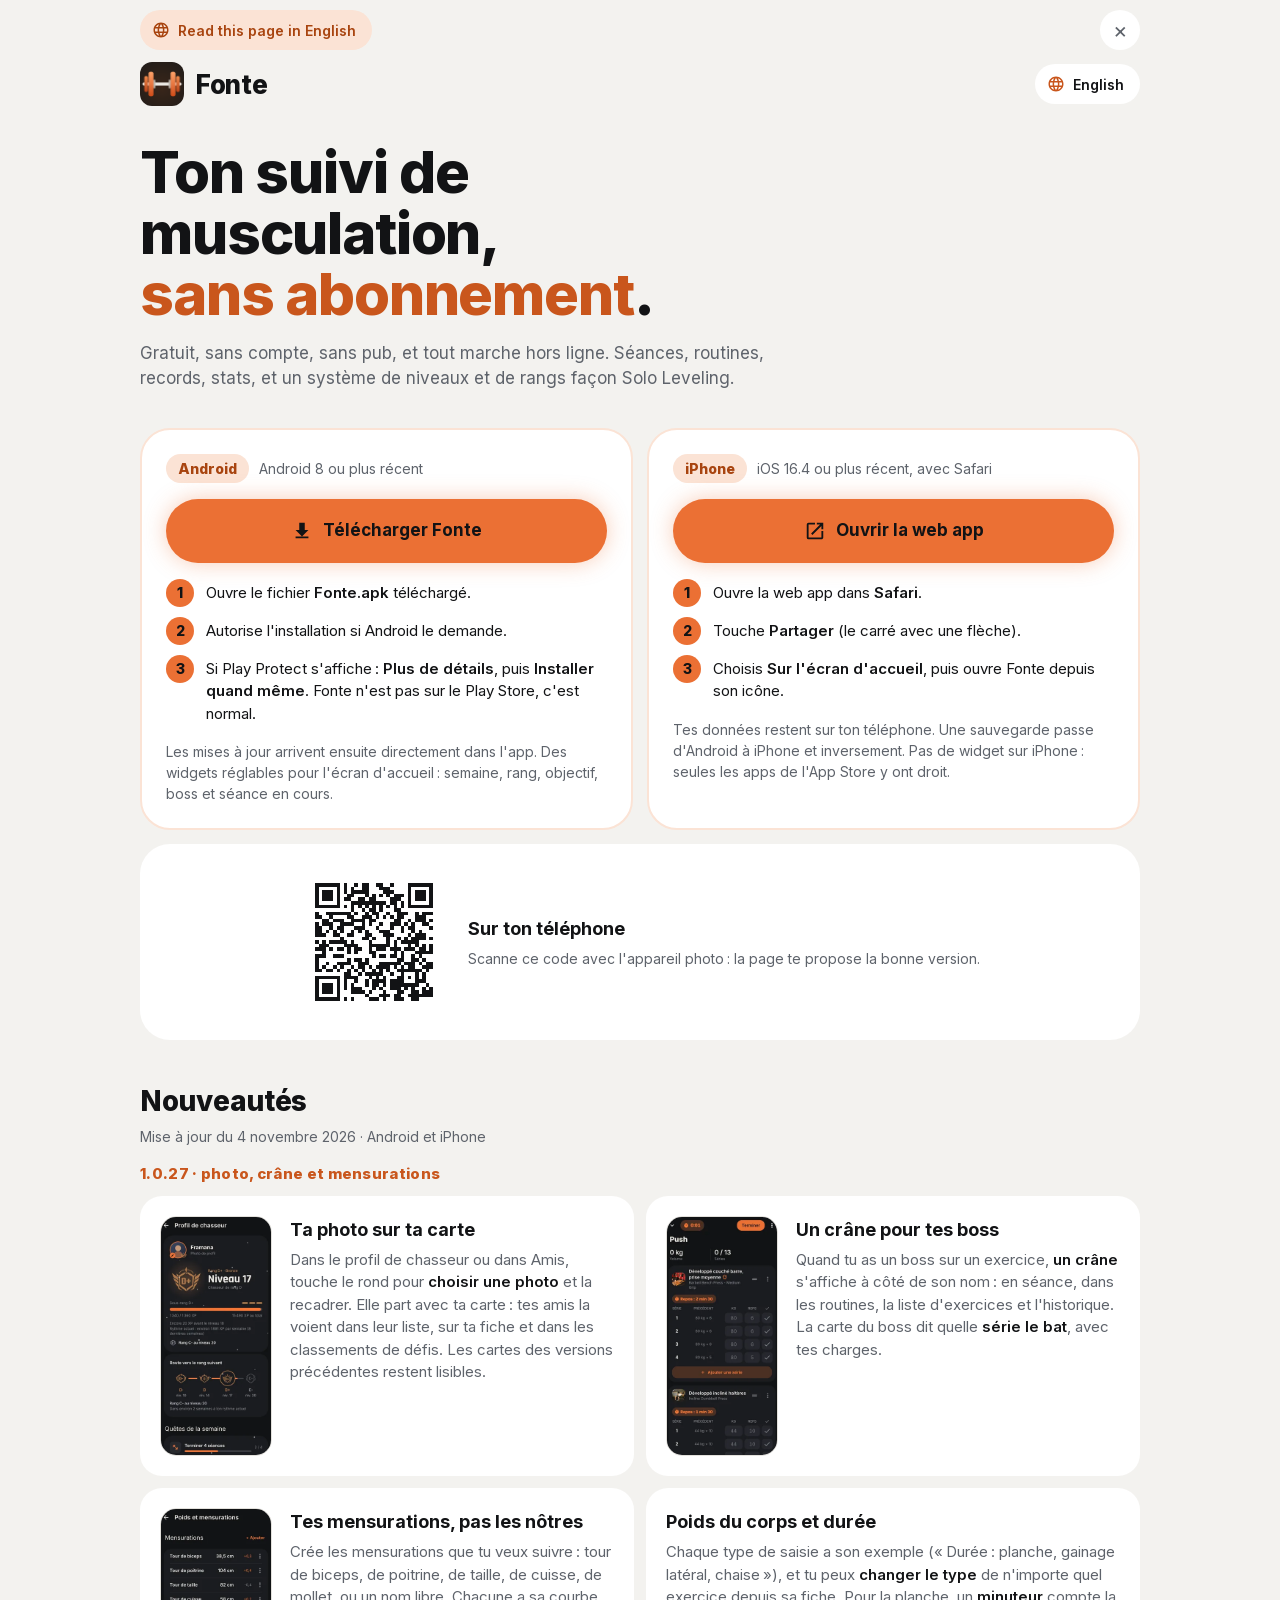
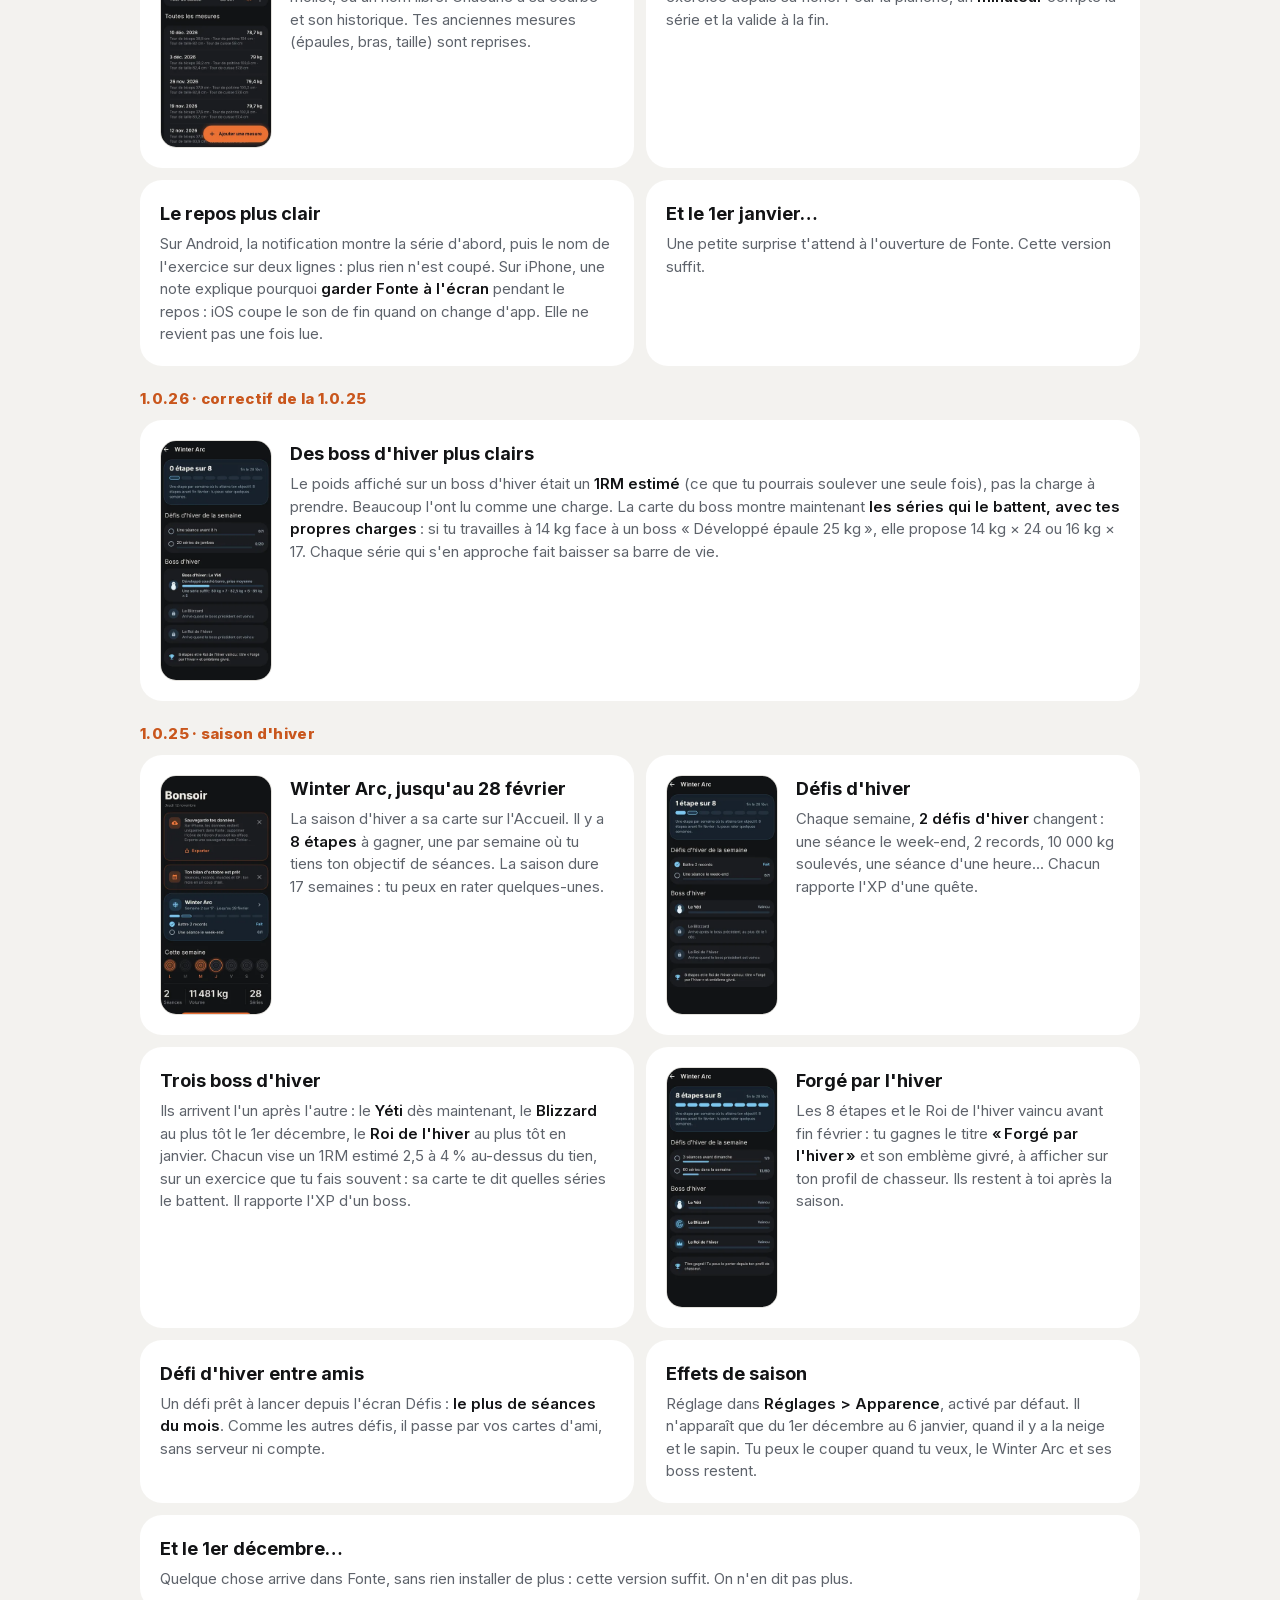
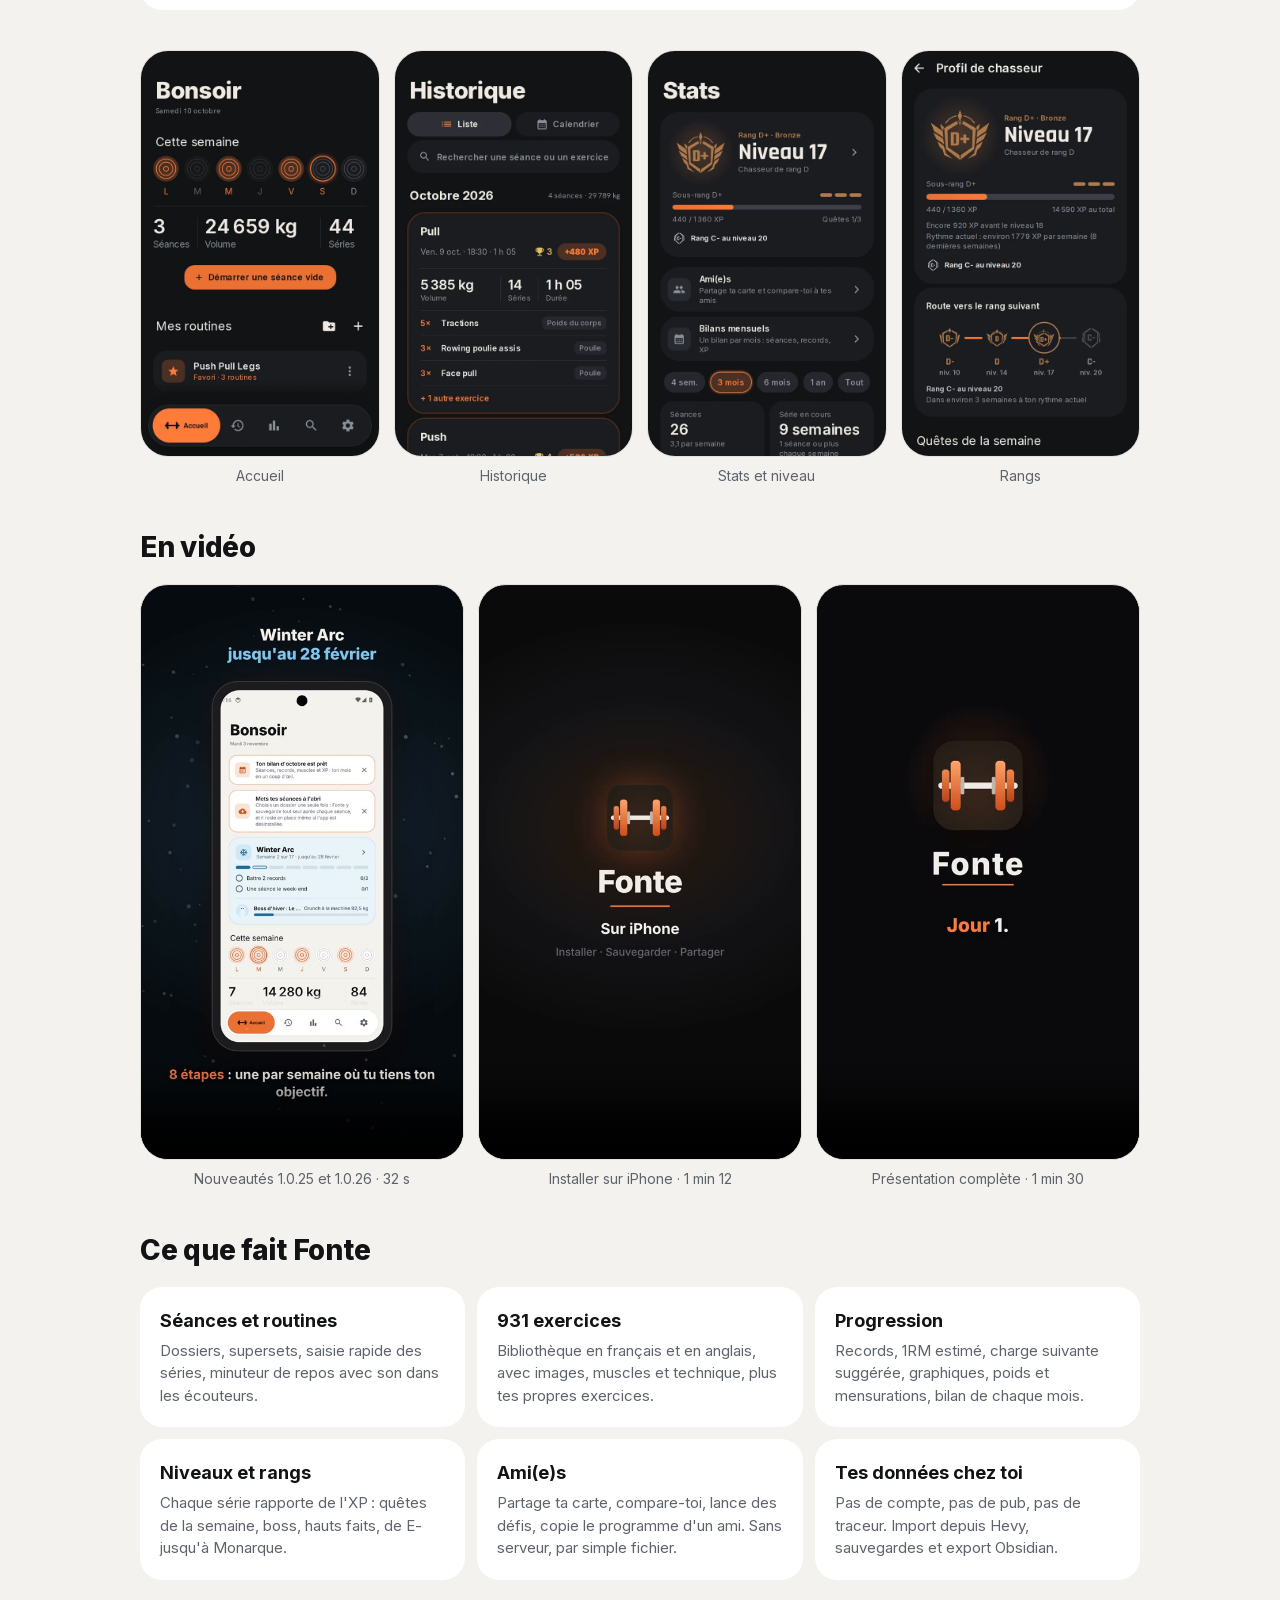
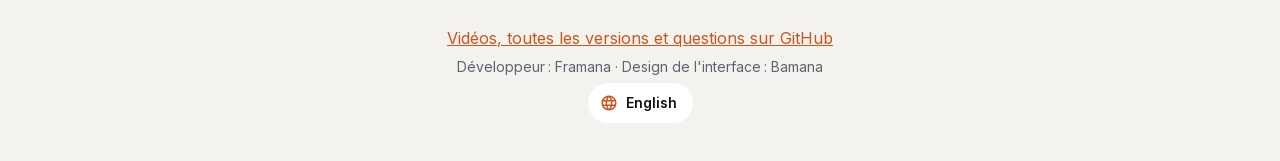
<file: index.html>
<!doctype html>
<html lang="fr">
<head>
  <meta charset="utf-8" />
  <meta name="viewport" content="width=device-width, initial-scale=1, viewport-fit=cover" />
  <script>
    // Icône « Fonte » déjà installée depuis l'ancienne adresse (avant la version 1.0.18, la web app était ici) :
    // en mode installé, on va directement dans la web app (mêmes données, même origine).
    if (window.matchMedia('(display-mode: standalone)').matches || navigator.standalone === true) {
      location.replace('./app/' + location.search);
    }
  </script>
  <title>Fonte · suivi de musculation gratuit, sans compte, hors ligne</title>
  <meta name="description" content="Fonte : l'app de suivi de musculation gratuite, sans compte, sans pub et hors ligne. Séances, routines, records, stats, niveaux et rangs façon Solo Leveling, import Hevy. Android et iPhone." />
  <link rel="canonical" href="https://fram-sudo.github.io/fonte-releases/" />
  <link rel="alternate" hreflang="fr" href="https://fram-sudo.github.io/fonte-releases/" />
  <link rel="alternate" hreflang="en" href="https://fram-sudo.github.io/fonte-releases/en/" />
  <link rel="alternate" hreflang="x-default" href="https://fram-sudo.github.io/fonte-releases/" />
  <meta name="theme-color" content="#121315" media="(prefers-color-scheme: dark)" />
  <meta name="theme-color" content="#F3F2EF" media="(prefers-color-scheme: light)" />
  <meta property="og:type" content="website" />
  <meta property="og:site_name" content="Fonte" />
  <meta property="og:title" content="Fonte · ton suivi de musculation" />
  <meta property="og:description" content="Gratuit, sans compte, sans pub, hors ligne. Android et iPhone." />
  <meta property="og:url" content="https://fram-sudo.github.io/fonte-releases/" />
  <meta property="og:image" content="https://fram-sudo.github.io/fonte-releases/img/og.png" />
  <meta property="og:image:width" content="1200" />
  <meta property="og:image:height" content="630" />
  <meta property="og:locale" content="fr_FR" />
  <meta property="og:locale:alternate" content="en_US" />
  <meta name="twitter:card" content="summary_large_image" />
  <meta name="twitter:image" content="https://fram-sudo.github.io/fonte-releases/img/og.png" />
  <link rel="icon" type="image/png" sizes="32x32" href="app/icons/favicon-32.png" />
  <link rel="apple-touch-icon" href="app/icons/apple-touch-icon.png" />
  <link rel="preload" href="app/fonts/inter_extrabold.woff2" as="font" type="font/woff2" crossorigin />
  <link rel="stylesheet" href="site.css" />
</head>
<body>
  <div class="lang-banner wrap" id="lang-banner" data-for="en" hidden><a href="en/" hreflang="en" lang="en"><svg viewBox="0 0 24 24" aria-hidden="true"><path d="M11.99 2C6.47 2 2 6.48 2 12s4.47 10 9.99 10C17.52 22 22 17.52 22 12S17.52 2 11.99 2zm6.93 6h-2.95a15.65 15.65 0 0 0-1.38-3.56A8.03 8.03 0 0 1 18.92 8zM12 4.04c.83 1.2 1.48 2.53 1.91 3.96h-3.82c.43-1.43 1.08-2.76 1.91-3.96zM4.26 14C4.1 13.36 4 12.69 4 12s.1-1.36.26-2h3.38c-.08.66-.14 1.32-.14 2 0 .68.06 1.34.14 2H4.26zm.82 2h2.95c.32 1.25.78 2.45 1.38 3.56A7.987 7.987 0 0 1 5.08 16zm2.95-8H5.08a7.987 7.987 0 0 1 4.33-3.56A15.65 15.65 0 0 0 8.03 8zM12 19.96c-.83-1.2-1.48-2.53-1.91-3.96h3.82c-.43 1.43-1.08 2.76-1.91 3.96zM14.34 14H9.66c-.09-.66-.16-1.32-.16-2 0-.68.07-1.35.16-2h4.68c.09.65.16 1.32.16 2 0 .68-.07 1.34-.16 2zm.25 5.56c.6-1.11 1.06-2.31 1.38-3.56h2.95a8.03 8.03 0 0 1-4.33 3.56zM16.36 14c.08-.66.14-1.32.14-2 0-.68-.06-1.34-.14-2h3.38c.16.64.26 1.31.26 2s-.1 1.36-.26 2h-3.38z"/></svg><span>Read this page in English</span></a><button type="button" id="lang-banner-close" aria-label="Close">×</button></div>
  <header class="top wrap">
    <div class="brand">
      <img src="app/icons/icon-192.png" alt="" width="56" height="56" />
      <span>Fonte</span>
    </div>
    <a class="lang-switch" href="en/" hreflang="en" lang="en"><svg viewBox="0 0 24 24" aria-hidden="true"><path d="M11.99 2C6.47 2 2 6.48 2 12s4.47 10 9.99 10C17.52 22 22 17.52 22 12S17.52 2 11.99 2zm6.93 6h-2.95a15.65 15.65 0 0 0-1.38-3.56A8.03 8.03 0 0 1 18.92 8zM12 4.04c.83 1.2 1.48 2.53 1.91 3.96h-3.82c.43-1.43 1.08-2.76 1.91-3.96zM4.26 14C4.1 13.36 4 12.69 4 12s.1-1.36.26-2h3.38c-.08.66-.14 1.32-.14 2 0 .68.06 1.34.14 2H4.26zm.82 2h2.95c.32 1.25.78 2.45 1.38 3.56A7.987 7.987 0 0 1 5.08 16zm2.95-8H5.08a7.987 7.987 0 0 1 4.33-3.56A15.65 15.65 0 0 0 8.03 8zM12 19.96c-.83-1.2-1.48-2.53-1.91-3.96h3.82c-.43 1.43-1.08 2.76-1.91 3.96zM14.34 14H9.66c-.09-.66-.16-1.32-.16-2 0-.68.07-1.35.16-2h4.68c.09.65.16 1.32.16 2 0 .68-.07 1.34-.16 2zm.25 5.56c.6-1.11 1.06-2.31 1.38-3.56h2.95a8.03 8.03 0 0 1-4.33 3.56zM16.36 14c.08-.66.14-1.32.14-2 0-.68-.06-1.34-.14-2h3.38c.16.64.26 1.31.26 2s-.1 1.36-.26 2h-3.38z"/></svg><span>English</span></a>
  </header>

  <main class="wrap">
    <section class="hero">
      <h1>Ton suivi de musculation, <em>sans abonnement</em>.</h1>
      
      <p class="lead">Gratuit, sans compte, sans pub, et tout marche hors ligne. Séances, routines, records, stats, et un système de niveaux et de rangs façon Solo Leveling.</p>
      
    </section>

    <section class="get" id="telecharger">
      <article class="card platform android">
        <div class="platform-head">
          <span class="tag">Android</span>
          <span class="small">Android 8 ou plus récent</span>
          
        </div>
        <a class="cta" href="https://github.com/Fram-sudo/fonte-releases/releases/latest/download/Fonte.apk">
          <svg viewBox="0 0 24 24" aria-hidden="true"><path d="M5 20h14v-2H5v2zm14-9h-4V3H9v8H5l7 7 7-7z"/></svg>
          <span>Télécharger Fonte</span>
        </a>
        <ol class="steps">
          <li>Ouvre le fichier <b>Fonte.apk</b> téléchargé.</li>
          <li>Autorise l'installation si Android le demande.</li>
          <li>Si Play Protect s'affiche&#8239;: <b>Plus de détails</b>, puis <b>Installer quand même</b>. Fonte n'est pas sur le Play Store, c'est normal.</li>
        </ol>
        
        <p class="small">Les mises à jour arrivent ensuite directement dans l'app. Des widgets réglables pour l'écran d'accueil&#8239;: semaine, rang, objectif, boss et séance en cours.</p>
        
      </article>

      <article class="card platform iphone">
        <div class="platform-head">
          <span class="tag">iPhone</span>
          <span class="small">iOS 16.4 ou plus récent, avec Safari</span>
          
        </div>
        <a class="cta" href="./app/">
          <svg viewBox="0 0 24 24" aria-hidden="true"><path d="M19 19H5V5h7V3H5a2 2 0 0 0-2 2v14a2 2 0 0 0 2 2h14c1.1 0 2-.9 2-2v-7h-2v7zM14 3v2h3.59l-9.83 9.83 1.41 1.41L19 6.41V10h2V3h-7z"/></svg>
          <span>Ouvrir la web app</span>
        </a>
        <ol class="steps">
          <li>Ouvre la web app dans <b>Safari</b>.</li>
          <li>Touche <b>Partager</b> (le carré avec une flèche).</li>
          <li>Choisis <b>Sur l'écran d'accueil</b>, puis ouvre Fonte depuis son icône.</li>
        </ol>
        
        <p class="small">Tes données restent sur ton téléphone. Une sauvegarde passe d'Android à iPhone et inversement. Pas de widget sur iPhone&#8239;: seules les apps de l'App Store y ont droit.</p>
        
      </article>

      <article class="card qr">
        <img src="img/qr.svg" alt="QR code vers cette page" width="148" height="148" />
        <div>
          <p class="qr-title">Sur ton téléphone</p>
          
          <p class="small">Scanne ce code avec l'appareil photo&#8239;: la page te propose la bonne version.</p>
          
        </div>
      </article>

      <p class="other small">
        <a href="#" data-show="all">Voir aussi l'autre version</a>
        
      </p>
    </section>

    <section class="news" id="nouveautes">
      <h2>Nouveautés</h2>
      <p class="small news-sub">Mise à jour du 4 novembre 2026 · Android et iPhone</p>
      <p class="news-group">1.0.27 · photo, crâne et mensurations</p>
      <div class="news-grid">
        <article class="card news-item has-img"><img src="img/nouveautes/v27-photo-fr.webp" alt="Profil de chasseur avec la photo de profil" width="300" height="650" loading="lazy" /><div><h3>Ta photo sur ta carte</h3><p>Dans le profil de chasseur ou dans Amis, touche le rond pour <b>choisir une photo</b> et la recadrer. Elle part avec ta carte : tes amis la voient dans leur liste, sur ta fiche et dans les classements de défis. Les cartes des versions précédentes restent lisibles.</p></div></article>
        <article class="card news-item has-img"><img src="img/nouveautes/v27-boss-fr.webp" alt="Séance avec le crâne à côté de l'exercice d'un boss" width="300" height="650" loading="lazy" /><div><h3>Un crâne pour tes boss</h3><p>Quand tu as un boss sur un exercice, <b>un crâne</b> s'affiche à côté de son nom : en séance, dans les routines, la liste d'exercices et l'historique. La carte du boss dit quelle <b>série le bat</b>, avec tes charges.</p></div></article>
        <article class="card news-item has-img"><img src="img/nouveautes/v27-body-fr.webp" alt="Poids et mensurations libres" width="300" height="650" loading="lazy" /><div><h3>Tes mensurations, pas les nôtres</h3><p>Crée les mensurations que tu veux suivre : tour de biceps, de poitrine, de taille, de cuisse, de mollet, ou un nom libre. Chacune a sa courbe et son historique. Tes anciennes mesures (épaules, bras, taille) sont reprises.</p></div></article>
        <article class="card news-item"><div><h3>Poids du corps et durée</h3><p>Chaque type de saisie a son exemple (« Durée : planche, gainage latéral, chaise »), et tu peux <b>changer le type</b> de n'importe quel exercice depuis sa fiche. Pour la planche, un <b>minuteur</b> compte la série et la valide à la fin.</p></div></article>
        <article class="card news-item"><div><h3>Le repos plus clair</h3><p>Sur Android, la notification montre la série d'abord, puis le nom de l'exercice sur deux lignes : plus rien n'est coupé. Sur iPhone, une note explique pourquoi <b>garder Fonte à l'écran</b> pendant le repos : iOS coupe le son de fin quand on change d'app. Elle ne revient pas une fois lue.</p></div></article>
        <article class="card news-item"><div><h3>Et le 1er janvier…</h3><p>Une petite surprise t'attend à l'ouverture de Fonte. Cette version suffit.</p></div></article>
      </div>
      <p class="news-group">1.0.26 · correctif de la 1.0.25</p>
      <div class="news-grid">
        <article class="card news-item has-img"><img src="img/nouveautes/winter-boss-fr.webp" alt="Boss d'hiver en cours : les séries qui le battent sous sa barre de vie" width="300" height="650" loading="lazy" /><div><h3>Des boss d'hiver plus clairs</h3><p>Le poids affiché sur un boss d'hiver était un <b>1RM estimé</b> (ce que tu pourrais soulever une seule fois), pas la charge à prendre. Beaucoup l'ont lu comme une charge. La carte du boss montre maintenant <b>les séries qui le battent, avec tes propres charges</b> : si tu travailles à 14 kg face à un boss « Développé épaule 25 kg », elle propose 14 kg × 24 ou 16 kg × 17. Chaque série qui s'en approche fait baisser sa barre de vie.</p></div></article>
      </div>
      <p class="news-group">1.0.25 · saison d'hiver</p>
      <div class="news-grid">
        <article class="card news-item has-img"><img src="img/nouveautes/winter-home-fr.webp" alt="Carte Winter Arc sur l'Accueil" width="300" height="650" loading="lazy" /><div><h3>Winter Arc, jusqu'au 28 février</h3><p>La saison d'hiver a sa carte sur l'Accueil. Il y a <b>8 étapes</b> à gagner, une par semaine où tu tiens ton objectif de séances. La saison dure 17 semaines : tu peux en rater quelques-unes.</p></div></article>
        <article class="card news-item has-img"><img src="img/nouveautes/winter-arc-fr.webp" alt="Écran Winter Arc : défis et boss d'hiver" width="300" height="650" loading="lazy" /><div><h3>Défis d'hiver</h3><p>Chaque semaine, <b>2 défis d'hiver</b> changent : une séance le week-end, 2 records, 10 000 kg soulevés, une séance d'une heure... Chacun rapporte l'XP d'une quête.</p></div></article>
        <article class="card news-item"><div><h3>Trois boss d'hiver</h3><p>Ils arrivent l'un après l'autre : le <b>Yéti</b> dès maintenant, le <b>Blizzard</b> au plus tôt le 1er décembre, le <b>Roi de l'hiver</b> au plus tôt en janvier. Chacun vise un 1RM estimé 2,5 à 4 % au-dessus du tien, sur un exercice que tu fais souvent : sa carte te dit quelles séries le battent. Il rapporte l'XP d'un boss.</p></div></article>
        <article class="card news-item has-img"><img src="img/nouveautes/winter-forged-fr.webp" alt="Winter Arc terminé : 8 étapes et les trois boss vaincus" width="300" height="650" loading="lazy" /><div><h3>Forgé par l'hiver</h3><p>Les 8 étapes et le Roi de l'hiver vaincu avant fin février : tu gagnes le titre <b>« Forgé par l'hiver »</b> et son emblème givré, à afficher sur ton profil de chasseur. Ils restent à toi après la saison.</p></div></article>
        <article class="card news-item"><div><h3>Défi d'hiver entre amis</h3><p>Un défi prêt à lancer depuis l'écran Défis : <b>le plus de séances du mois</b>. Comme les autres défis, il passe par vos cartes d'ami, sans serveur ni compte.</p></div></article>
        <article class="card news-item"><div><h3>Effets de saison</h3><p>Réglage dans <b>Réglages &gt; Apparence</b>, activé par défaut. Il n'apparaît que du 1er décembre au 6 janvier, quand il y a la neige et le sapin. Tu peux le couper quand tu veux, le Winter Arc et ses boss restent.</p></div></article>
        <article class="card news-item"><div><h3>Et le 1er décembre…</h3><p>Quelque chose arrive dans Fonte, sans rien installer de plus : cette version suffit. On n'en dit pas plus.</p></div></article>
      </div>
    </section>

    <section class="shots" aria-label="Captures">
      <figure><img src="img/home.webp" alt="Accueil de Fonte" width="300" height="650" loading="lazy" /><figcaption><span>Accueil</span></figcaption></figure>
      <figure><img src="img/history.webp" alt="Historique des séances" width="300" height="650" loading="lazy" /><figcaption><span>Historique</span></figcaption></figure>
      <figure><img src="img/stats.webp" alt="Statistiques et niveau" width="300" height="650" loading="lazy" /><figcaption><span>Stats et niveau</span></figcaption></figure>
      <figure><img src="img/hunter.webp" alt="Profil de chasseur et rangs" width="300" height="650" loading="lazy" /><figcaption><span>Rangs</span></figcaption></figure>
    </section>

    <section class="videos" aria-label="En vidéo">
      <h2>En vidéo</h2>
      <div class="vids">
      <figure><video src="videos/nouveautes-fr.mp4" poster="videos/nouveautes-fr.jpg" controls playsinline preload="none" width="540" height="960"></video><figcaption><span>Nouveautés 1.0.25 et 1.0.26</span> · 32 s</figcaption></figure>
      <figure><video src="videos/iphone-fr.mp4" poster="videos/iphone-fr.jpg" controls playsinline preload="none" width="540" height="960"></video><figcaption><span>Installer sur iPhone</span> · 1 min 12</figcaption></figure>
      <figure><video src="videos/presentation-fr.mp4" poster="videos/presentation-fr.jpg" controls playsinline preload="none" width="540" height="960"></video><figcaption><span>Présentation complète</span> · 1 min 30</figcaption></figure>
      </div>
    </section>

    <section class="features">
      <h2>Ce que fait Fonte</h2>
      
      <div class="grid">
        <div class="card feat"><h3>Séances et routines</h3>
          <p>Dossiers, supersets, saisie rapide des séries, minuteur de repos avec son dans les écouteurs.</p>
          </div>
        <div class="card feat"><h3>931 exercices</h3>
          <p>Bibliothèque en français et en anglais, avec images, muscles et technique, plus tes propres exercices.</p>
          </div>
        <div class="card feat"><h3>Progression</h3>
          <p>Records, 1RM estimé, charge suivante suggérée, graphiques, poids et mensurations, bilan de chaque mois.</p>
          </div>
        <div class="card feat"><h3>Niveaux et rangs</h3>
          <p>Chaque série rapporte de l'XP&#8239;: quêtes de la semaine, boss, hauts faits, de E- jusqu'à Monarque.</p>
          </div>
        <div class="card feat"><h3>Ami(e)s</h3>
          <p>Partage ta carte, compare-toi, lance des défis, copie le programme d'un ami. Sans serveur, par simple fichier.</p>
          </div>
        <div class="card feat"><h3>Tes données chez toi</h3>
          <p>Pas de compte, pas de pub, pas de traceur. Import depuis Hevy, sauvegardes et export Obsidian.</p>
          </div>
      </div>
    </section>
  </main>

  <footer class="wrap foot">
    <p><a href="https://github.com/Fram-sudo/fonte-releases">Vidéos, toutes les versions et questions sur GitHub</a></p>
    
    <p class="small">Développeur&#8239;: Framana · Design de l'interface&#8239;: Bamana</p>
    <p><a class="lang-switch" href="en/" hreflang="en" lang="en"><svg viewBox="0 0 24 24" aria-hidden="true"><path d="M11.99 2C6.47 2 2 6.48 2 12s4.47 10 9.99 10C17.52 22 22 17.52 22 12S17.52 2 11.99 2zm6.93 6h-2.95a15.65 15.65 0 0 0-1.38-3.56A8.03 8.03 0 0 1 18.92 8zM12 4.04c.83 1.2 1.48 2.53 1.91 3.96h-3.82c.43-1.43 1.08-2.76 1.91-3.96zM4.26 14C4.1 13.36 4 12.69 4 12s.1-1.36.26-2h3.38c-.08.66-.14 1.32-.14 2 0 .68.06 1.34.14 2H4.26zm.82 2h2.95c.32 1.25.78 2.45 1.38 3.56A7.987 7.987 0 0 1 5.08 16zm2.95-8H5.08a7.987 7.987 0 0 1 4.33-3.56A15.65 15.65 0 0 0 8.03 8zM12 19.96c-.83-1.2-1.48-2.53-1.91-3.96h3.82c-.43 1.43-1.08 2.76-1.91 3.96zM14.34 14H9.66c-.09-.66-.16-1.32-.16-2 0-.68.07-1.35.16-2h4.68c.09.65.16 1.32.16 2 0 .68-.07 1.34-.16 2zm.25 5.56c.6-1.11 1.06-2.31 1.38-3.56h2.95a8.03 8.03 0 0 1-4.33 3.56zM16.36 14c.08-.66.14-1.32.14-2 0-.68-.06-1.34-.14-2h3.38c.16.64.26 1.31.26 2s-.1 1.36-.26 2h-3.38z"/></svg><span>English</span></a></p>
    
  </footer>

  <script src="site.js"></script>
</body>
</html>
</file>
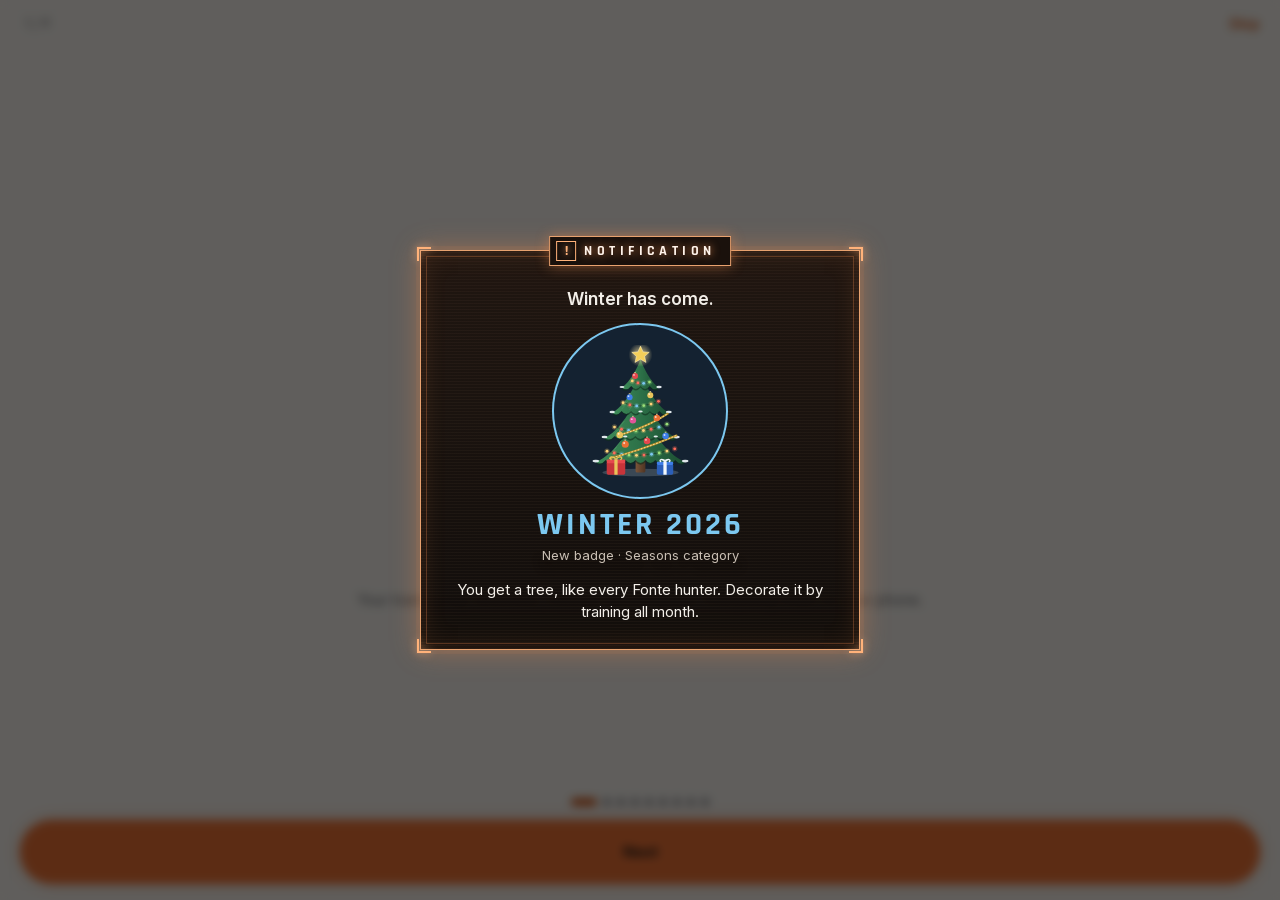
<file: app/index.html>
<!doctype html>
<html lang="fr">
  <head>
    <meta charset="utf-8" />
    <meta name="viewport" content="width=device-width, initial-scale=1, maximum-scale=1, viewport-fit=cover" />
    <title>Fonte</title>
    <meta name="description" content="Suivi de musculation : séances, routines, stats et progression. Hors ligne, sans compte." />
    <meta name="apple-mobile-web-app-capable" content="yes" />
    <meta name="mobile-web-app-capable" content="yes" />
    <meta name="apple-mobile-web-app-title" content="Fonte" />
    <meta name="apple-mobile-web-app-status-bar-style" content="default" />
    <meta name="format-detection" content="telephone=no" />
    <meta name="theme-color" content="#F3F2EF" media="(prefers-color-scheme: light)" />
    <meta name="theme-color" content="#121315" media="(prefers-color-scheme: dark)" />
    <link rel="manifest" href="manifest.webmanifest" />
    <link rel="icon" type="image/png" sizes="32x32" href="icons/favicon-32.png" />
    <link rel="apple-touch-icon" href="icons/apple-touch-icon.png" />
    <link rel="preload" href="fonts/inter_regular.woff2" as="font" type="font/woff2" crossorigin />
    <link rel="preload" href="fonts/inter_semibold.woff2" as="font" type="font/woff2" crossorigin />
    <script>
      // Thème appliqué avant l'affichage (pas d'éclair blanc en mode sombre).
      (function () {
        var mode = 'SYSTEM';
        try { mode = localStorage.getItem('fonte.theme_mode') || 'SYSTEM'; } catch (e) {}
        var dark = mode === 'DARK' || (mode !== 'LIGHT' && window.matchMedia && matchMedia('(prefers-color-scheme: dark)').matches);
        document.documentElement.dataset.theme = dark ? 'dark' : 'light';
      })();
    </script>
    <script type="module" crossorigin src="./assets/index-BCm5u0zQ.js"></script>
    <link rel="stylesheet" crossorigin href="./assets/index-CakSrZ-7.css">
  </head>
  <body>
    <div id="app"></div>
  </body>
</html>
</file>
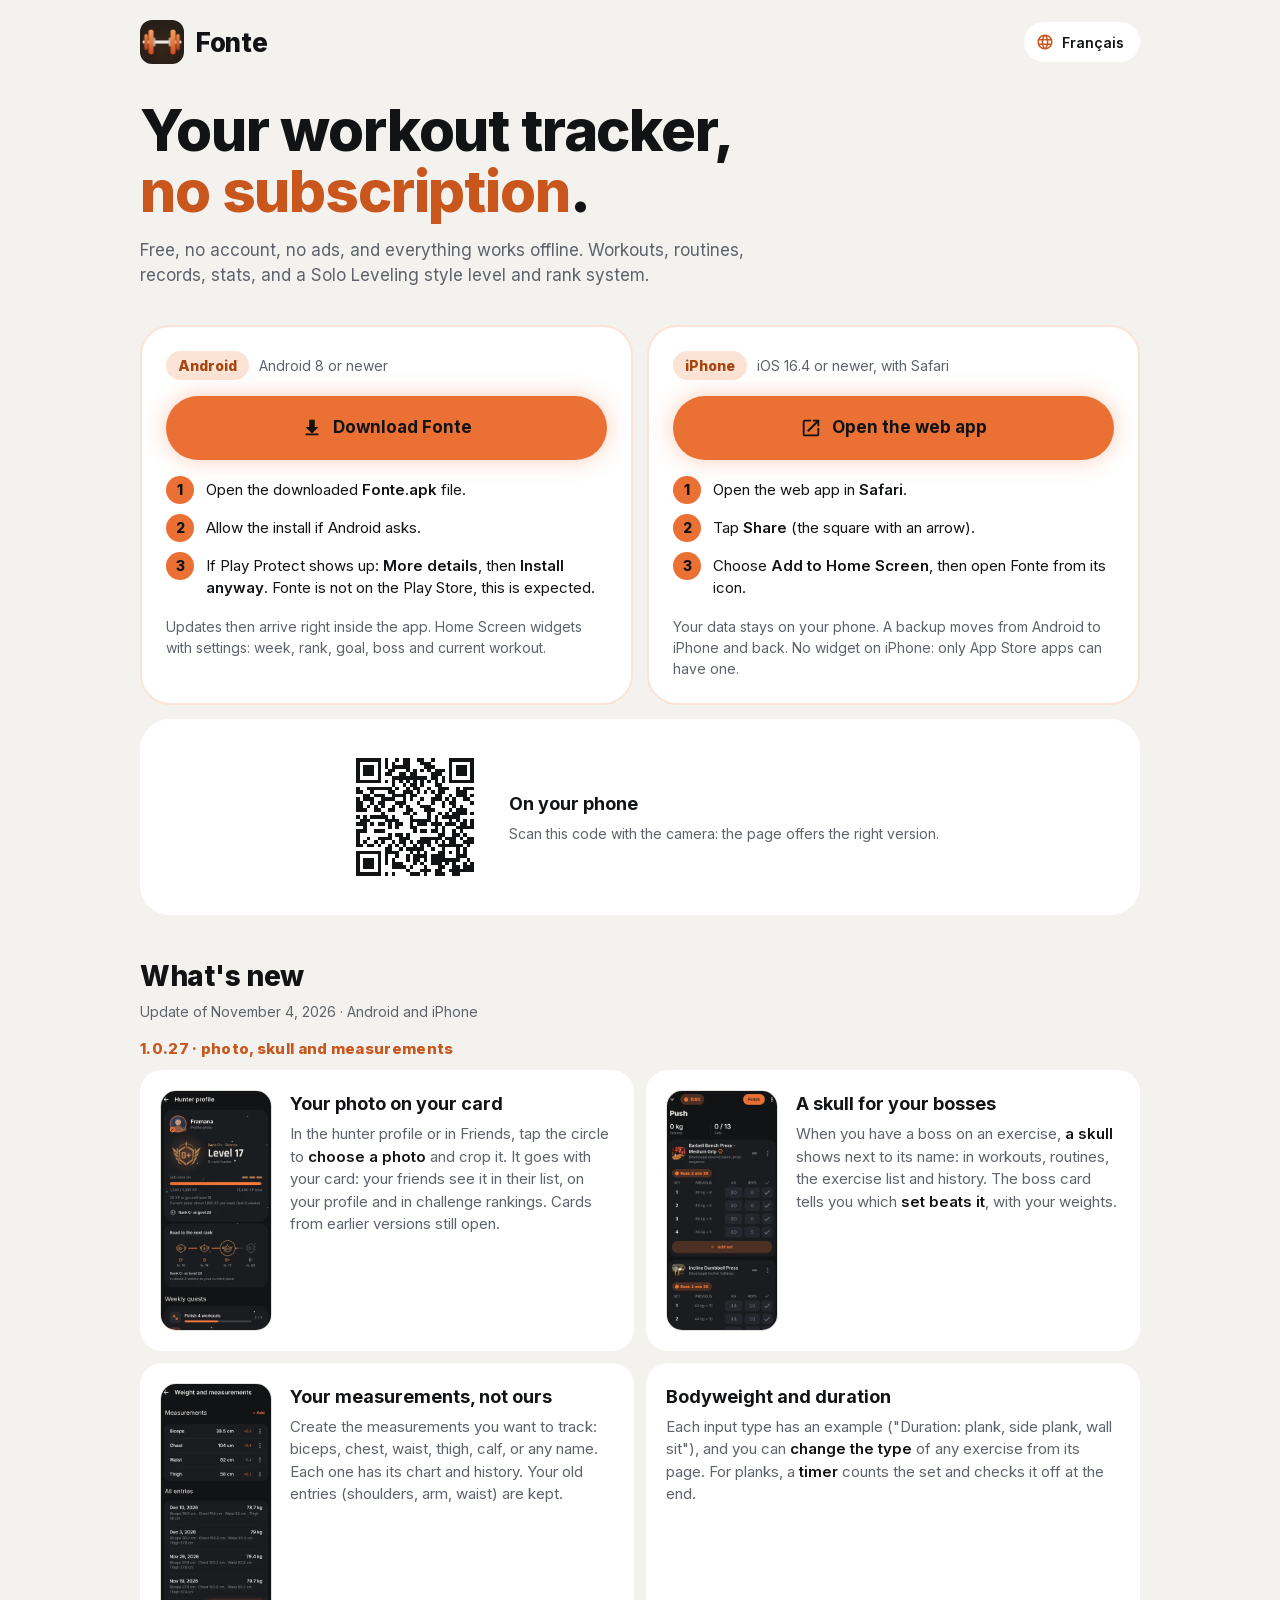
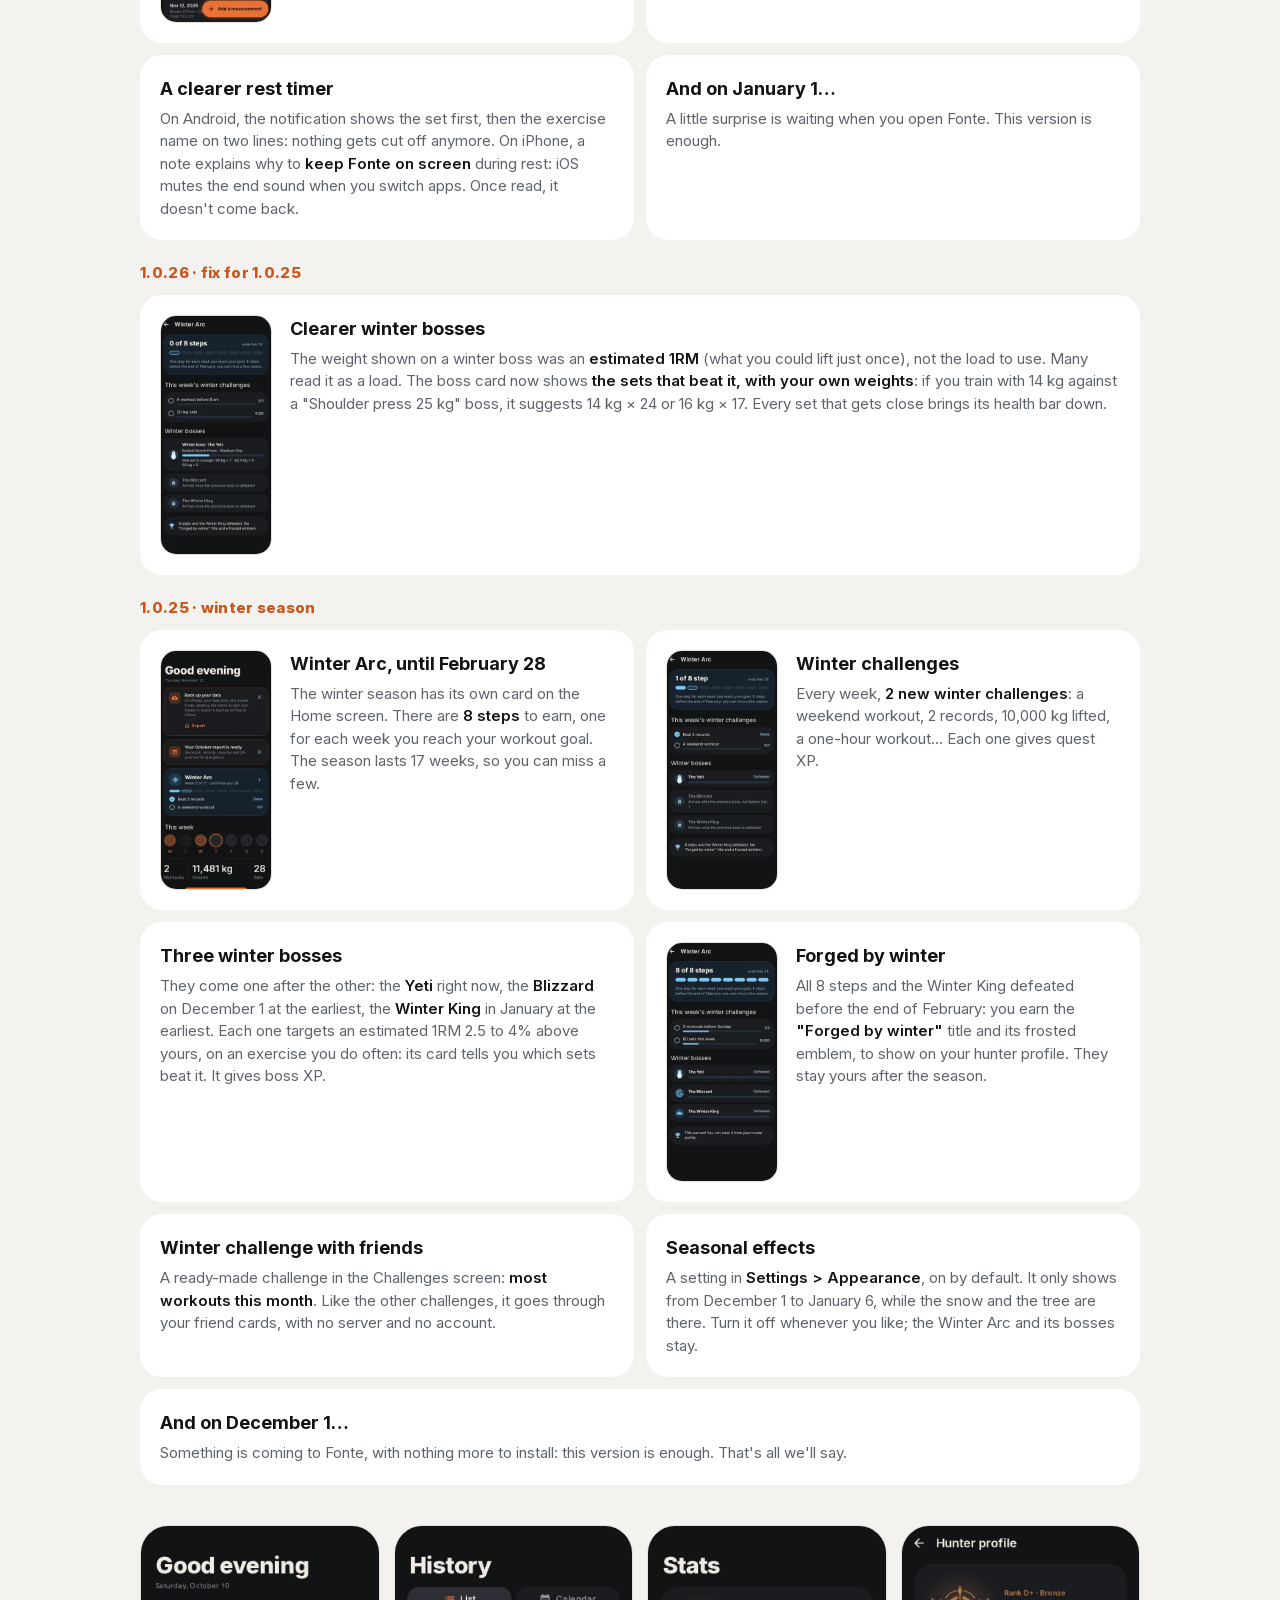
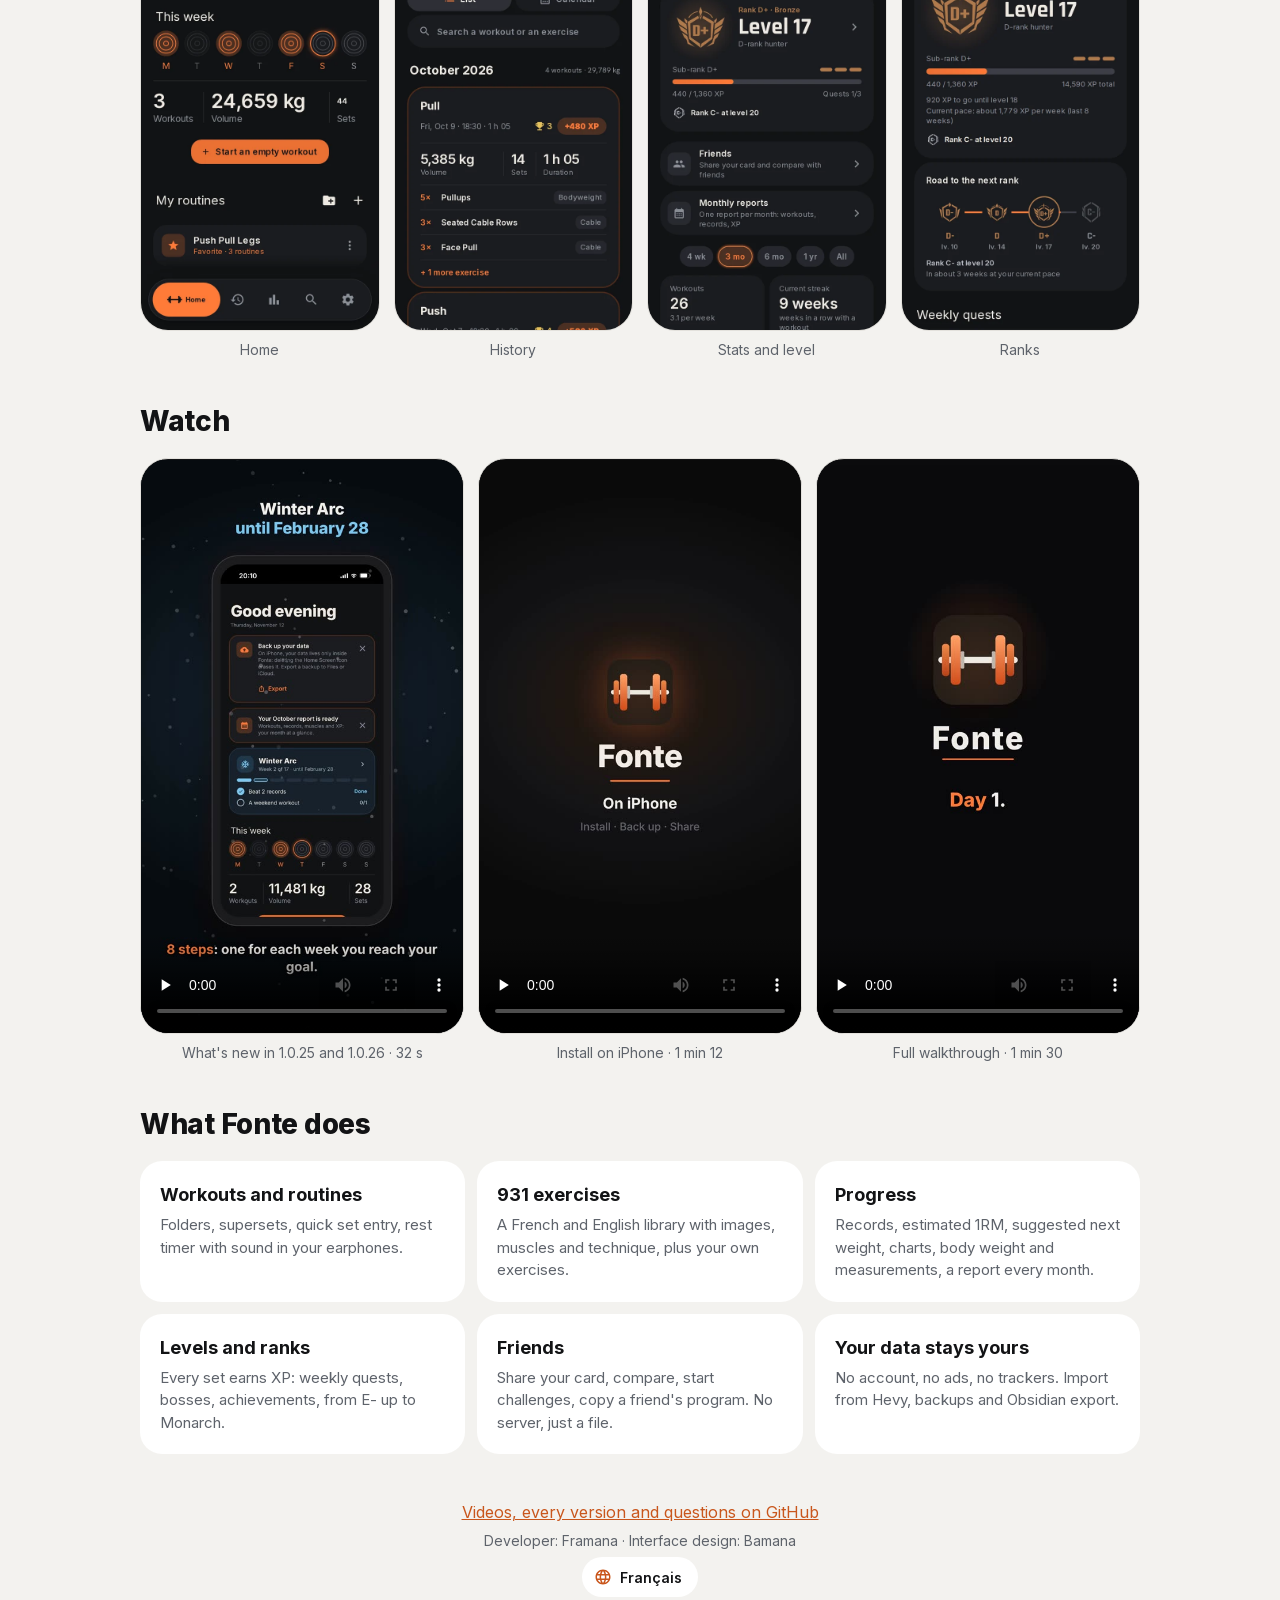
<file: en/index.html>
<!doctype html>
<html lang="en">
<head>
  <meta charset="utf-8" />
  <meta name="viewport" content="width=device-width, initial-scale=1, viewport-fit=cover" />
  <script>
    // Icône « Fonte » déjà installée depuis l'ancienne adresse (avant la version 1.0.18, la web app était ici) :
    // en mode installé, on va directement dans la web app (mêmes données, même origine).
    if (window.matchMedia('(display-mode: standalone)').matches || navigator.standalone === true) {
      location.replace('../app/' + location.search);
    }
  </script>
  <title>Fonte · free workout tracker, no account, offline</title>
  <meta name="description" content="Fonte: the free workout tracker with no account, no ads, that works offline. Workouts, routines, records, stats, Solo Leveling style levels and ranks, Hevy import. Android and iPhone." />
  <link rel="canonical" href="https://fram-sudo.github.io/fonte-releases/en/" />
  <link rel="alternate" hreflang="fr" href="https://fram-sudo.github.io/fonte-releases/" />
  <link rel="alternate" hreflang="en" href="https://fram-sudo.github.io/fonte-releases/en/" />
  <link rel="alternate" hreflang="x-default" href="https://fram-sudo.github.io/fonte-releases/" />
  <meta name="theme-color" content="#121315" media="(prefers-color-scheme: dark)" />
  <meta name="theme-color" content="#F3F2EF" media="(prefers-color-scheme: light)" />
  <meta property="og:type" content="website" />
  <meta property="og:site_name" content="Fonte" />
  <meta property="og:title" content="Fonte · your workout tracker" />
  <meta property="og:description" content="Free, no account, no ads, offline. Android and iPhone." />
  <meta property="og:url" content="https://fram-sudo.github.io/fonte-releases/en/" />
  <meta property="og:image" content="https://fram-sudo.github.io/fonte-releases/img/og-en.png" />
  <meta property="og:image:width" content="1200" />
  <meta property="og:image:height" content="630" />
  <meta property="og:locale" content="en_US" />
  <meta property="og:locale:alternate" content="fr_FR" />
  <meta name="twitter:card" content="summary_large_image" />
  <meta name="twitter:image" content="https://fram-sudo.github.io/fonte-releases/img/og-en.png" />
  <link rel="icon" type="image/png" sizes="32x32" href="../app/icons/favicon-32.png" />
  <link rel="apple-touch-icon" href="../app/icons/apple-touch-icon.png" />
  <link rel="preload" href="../app/fonts/inter_extrabold.woff2" as="font" type="font/woff2" crossorigin />
  <link rel="stylesheet" href="../site.css" />
</head>
<body>
  <div class="lang-banner wrap" id="lang-banner" data-for="fr" hidden><a href="../" hreflang="fr" lang="fr"><svg viewBox="0 0 24 24" aria-hidden="true"><path d="M11.99 2C6.47 2 2 6.48 2 12s4.47 10 9.99 10C17.52 22 22 17.52 22 12S17.52 2 11.99 2zm6.93 6h-2.95a15.65 15.65 0 0 0-1.38-3.56A8.03 8.03 0 0 1 18.92 8zM12 4.04c.83 1.2 1.48 2.53 1.91 3.96h-3.82c.43-1.43 1.08-2.76 1.91-3.96zM4.26 14C4.1 13.36 4 12.69 4 12s.1-1.36.26-2h3.38c-.08.66-.14 1.32-.14 2 0 .68.06 1.34.14 2H4.26zm.82 2h2.95c.32 1.25.78 2.45 1.38 3.56A7.987 7.987 0 0 1 5.08 16zm2.95-8H5.08a7.987 7.987 0 0 1 4.33-3.56A15.65 15.65 0 0 0 8.03 8zM12 19.96c-.83-1.2-1.48-2.53-1.91-3.96h3.82c-.43 1.43-1.08 2.76-1.91 3.96zM14.34 14H9.66c-.09-.66-.16-1.32-.16-2 0-.68.07-1.35.16-2h4.68c.09.65.16 1.32.16 2 0 .68-.07 1.34-.16 2zm.25 5.56c.6-1.11 1.06-2.31 1.38-3.56h2.95a8.03 8.03 0 0 1-4.33 3.56zM16.36 14c.08-.66.14-1.32.14-2 0-.68-.06-1.34-.14-2h3.38c.16.64.26 1.31.26 2s-.1 1.36-.26 2h-3.38z"/></svg><span>Lire cette page en français</span></a><button type="button" id="lang-banner-close" aria-label="Fermer">×</button></div>
  <header class="top wrap">
    <div class="brand">
      <img src="../app/icons/icon-192.png" alt="" width="56" height="56" />
      <span>Fonte</span>
    </div>
    <a class="lang-switch" href="../" hreflang="fr" lang="fr"><svg viewBox="0 0 24 24" aria-hidden="true"><path d="M11.99 2C6.47 2 2 6.48 2 12s4.47 10 9.99 10C17.52 22 22 17.52 22 12S17.52 2 11.99 2zm6.93 6h-2.95a15.65 15.65 0 0 0-1.38-3.56A8.03 8.03 0 0 1 18.92 8zM12 4.04c.83 1.2 1.48 2.53 1.91 3.96h-3.82c.43-1.43 1.08-2.76 1.91-3.96zM4.26 14C4.1 13.36 4 12.69 4 12s.1-1.36.26-2h3.38c-.08.66-.14 1.32-.14 2 0 .68.06 1.34.14 2H4.26zm.82 2h2.95c.32 1.25.78 2.45 1.38 3.56A7.987 7.987 0 0 1 5.08 16zm2.95-8H5.08a7.987 7.987 0 0 1 4.33-3.56A15.65 15.65 0 0 0 8.03 8zM12 19.96c-.83-1.2-1.48-2.53-1.91-3.96h3.82c-.43 1.43-1.08 2.76-1.91 3.96zM14.34 14H9.66c-.09-.66-.16-1.32-.16-2 0-.68.07-1.35.16-2h4.68c.09.65.16 1.32.16 2 0 .68-.07 1.34-.16 2zm.25 5.56c.6-1.11 1.06-2.31 1.38-3.56h2.95a8.03 8.03 0 0 1-4.33 3.56zM16.36 14c.08-.66.14-1.32.14-2 0-.68-.06-1.34-.14-2h3.38c.16.64.26 1.31.26 2s-.1 1.36-.26 2h-3.38z"/></svg><span>Français</span></a>
  </header>

  <main class="wrap">
    <section class="hero">
      
      <h1>Your workout tracker, <em>no subscription</em>.</h1>
      
      <p class="lead">Free, no account, no ads, and everything works offline. Workouts, routines, records, stats, and a Solo Leveling style level and rank system.</p>
    </section>

    <section class="get" id="telecharger">
      <article class="card platform android">
        <div class="platform-head">
          <span class="tag">Android</span>
          
          <span class="small">Android 8 or newer</span>
        </div>
        <a class="cta" href="https://github.com/Fram-sudo/fonte-releases/releases/latest/download/Fonte.apk">
          <svg viewBox="0 0 24 24" aria-hidden="true"><path d="M5 20h14v-2H5v2zm14-9h-4V3H9v8H5l7 7 7-7z"/></svg>
          <span>Download Fonte</span>
        </a>
        
        <ol class="steps">
          <li>Open the downloaded <b>Fonte.apk</b> file.</li>
          <li>Allow the install if Android asks.</li>
          <li>If Play Protect shows up: <b>More details</b>, then <b>Install anyway</b>. Fonte is not on the Play Store, this is expected.</li>
        </ol>
        
        <p class="small">Updates then arrive right inside the app. Home Screen widgets with settings: week, rank, goal, boss and current workout.</p>
      </article>

      <article class="card platform iphone">
        <div class="platform-head">
          <span class="tag">iPhone</span>
          
          <span class="small">iOS 16.4 or newer, with Safari</span>
        </div>
        <a class="cta" href="../app/">
          <svg viewBox="0 0 24 24" aria-hidden="true"><path d="M19 19H5V5h7V3H5a2 2 0 0 0-2 2v14a2 2 0 0 0 2 2h14c1.1 0 2-.9 2-2v-7h-2v7zM14 3v2h3.59l-9.83 9.83 1.41 1.41L19 6.41V10h2V3h-7z"/></svg>
          <span>Open the web app</span>
        </a>
        
        <ol class="steps">
          <li>Open the web app in <b>Safari</b>.</li>
          <li>Tap <b>Share</b> (the square with an arrow).</li>
          <li>Choose <b>Add to Home Screen</b>, then open Fonte from its icon.</li>
        </ol>
        
        <p class="small">Your data stays on your phone. A backup moves from Android to iPhone and back. No widget on iPhone: only App Store apps can have one.</p>
      </article>

      <article class="card qr">
        <img src="../img/qr.svg" alt="QR code to this page" width="148" height="148" />
        <div>
          
          <p class="qr-title">On your phone</p>
          
          <p class="small">Scan this code with the camera: the page offers the right version.</p>
        </div>
      </article>

      <p class="other small">
        
        <a href="#" data-show="all">See the other version too</a>
      </p>
    </section>

    <section class="news" id="whats-new">
      <h2>What's new</h2>
      <p class="small news-sub">Update of November 4, 2026 · Android and iPhone</p>
      <p class="news-group">1.0.27 · photo, skull and measurements</p>
      <div class="news-grid">
        <article class="card news-item has-img"><img src="../img/nouveautes/v27-photo-en.webp" alt="Hunter profile with the profile photo" width="300" height="650" loading="lazy" /><div><h3>Your photo on your card</h3><p>In the hunter profile or in Friends, tap the circle to <b>choose a photo</b> and crop it. It goes with your card: your friends see it in their list, on your profile and in challenge rankings. Cards from earlier versions still open.</p></div></article>
        <article class="card news-item has-img"><img src="../img/nouveautes/v27-boss-en.webp" alt="Workout with the skull next to a boss exercise" width="300" height="650" loading="lazy" /><div><h3>A skull for your bosses</h3><p>When you have a boss on an exercise, <b>a skull</b> shows next to its name: in workouts, routines, the exercise list and history. The boss card tells you which <b>set beats it</b>, with your weights.</p></div></article>
        <article class="card news-item has-img"><img src="../img/nouveautes/v27-body-en.webp" alt="Weight and custom measurements" width="300" height="650" loading="lazy" /><div><h3>Your measurements, not ours</h3><p>Create the measurements you want to track: biceps, chest, waist, thigh, calf, or any name. Each one has its chart and history. Your old entries (shoulders, arm, waist) are kept.</p></div></article>
        <article class="card news-item"><div><h3>Bodyweight and duration</h3><p>Each input type has an example (&quot;Duration: plank, side plank, wall sit&quot;), and you can <b>change the type</b> of any exercise from its page. For planks, a <b>timer</b> counts the set and checks it off at the end.</p></div></article>
        <article class="card news-item"><div><h3>A clearer rest timer</h3><p>On Android, the notification shows the set first, then the exercise name on two lines: nothing gets cut off anymore. On iPhone, a note explains why to <b>keep Fonte on screen</b> during rest: iOS mutes the end sound when you switch apps. Once read, it doesn't come back.</p></div></article>
        <article class="card news-item"><div><h3>And on January 1…</h3><p>A little surprise is waiting when you open Fonte. This version is enough.</p></div></article>
      </div>
      <p class="news-group">1.0.26 · fix for 1.0.25</p>
      <div class="news-grid">
        <article class="card news-item has-img"><img src="../img/nouveautes/winter-boss-en.webp" alt="Current winter boss: the sets that beat it under its health bar" width="300" height="650" loading="lazy" /><div><h3>Clearer winter bosses</h3><p>The weight shown on a winter boss was an <b>estimated 1RM</b> (what you could lift just once), not the load to use. Many read it as a load. The boss card now shows <b>the sets that beat it, with your own weights</b>: if you train with 14 kg against a &quot;Shoulder press 25 kg&quot; boss, it suggests 14 kg × 24 or 16 kg × 17. Every set that gets close brings its health bar down.</p></div></article>
      </div>
      <p class="news-group">1.0.25 · winter season</p>
      <div class="news-grid">
        <article class="card news-item has-img"><img src="../img/nouveautes/winter-home-en.webp" alt="Winter Arc card on the Home screen" width="300" height="650" loading="lazy" /><div><h3>Winter Arc, until February 28</h3><p>The winter season has its own card on the Home screen. There are <b>8 steps</b> to earn, one for each week you reach your workout goal. The season lasts 17 weeks, so you can miss a few.</p></div></article>
        <article class="card news-item has-img"><img src="../img/nouveautes/winter-arc-en.webp" alt="Winter Arc screen: winter challenges and bosses" width="300" height="650" loading="lazy" /><div><h3>Winter challenges</h3><p>Every week, <b>2 new winter challenges</b>: a weekend workout, 2 records, 10,000 kg lifted, a one-hour workout... Each one gives quest XP.</p></div></article>
        <article class="card news-item"><div><h3>Three winter bosses</h3><p>They come one after the other: the <b>Yeti</b> right now, the <b>Blizzard</b> on December 1 at the earliest, the <b>Winter King</b> in January at the earliest. Each one targets an estimated 1RM 2.5 to 4% above yours, on an exercise you do often: its card tells you which sets beat it. It gives boss XP.</p></div></article>
        <article class="card news-item has-img"><img src="../img/nouveautes/winter-forged-en.webp" alt="Winter Arc complete: 8 steps and all three bosses defeated" width="300" height="650" loading="lazy" /><div><h3>Forged by winter</h3><p>All 8 steps and the Winter King defeated before the end of February: you earn the <b>&quot;Forged by winter&quot;</b> title and its frosted emblem, to show on your hunter profile. They stay yours after the season.</p></div></article>
        <article class="card news-item"><div><h3>Winter challenge with friends</h3><p>A ready-made challenge in the Challenges screen: <b>most workouts this month</b>. Like the other challenges, it goes through your friend cards, with no server and no account.</p></div></article>
        <article class="card news-item"><div><h3>Seasonal effects</h3><p>A setting in <b>Settings &gt; Appearance</b>, on by default. It only shows from December 1 to January 6, while the snow and the tree are there. Turn it off whenever you like; the Winter Arc and its bosses stay.</p></div></article>
        <article class="card news-item"><div><h3>And on December 1…</h3><p>Something is coming to Fonte, with nothing more to install: this version is enough. That's all we'll say.</p></div></article>
      </div>
    </section>

    <section class="shots" aria-label="Captures">
      <figure><img src="../img/en/home.webp" alt="Fonte home screen" width="300" height="650" loading="lazy" /><figcaption><span>Home</span></figcaption></figure>
      <figure><img src="../img/en/history.webp" alt="Workout history" width="300" height="650" loading="lazy" /><figcaption><span>History</span></figcaption></figure>
      <figure><img src="../img/en/stats.webp" alt="Stats and level" width="300" height="650" loading="lazy" /><figcaption><span>Stats and level</span></figcaption></figure>
      <figure><img src="../img/en/hunter.webp" alt="Hunter profile and ranks" width="300" height="650" loading="lazy" /><figcaption><span>Ranks</span></figcaption></figure>
    </section>

    <section class="videos" aria-label="Watch">
      <h2>Watch</h2>
      <div class="vids">
      <figure><video src="../videos/whats-new-en.mp4" poster="../videos/whats-new-en.jpg" controls playsinline preload="none" width="540" height="960"></video><figcaption><span>What's new in 1.0.25 and 1.0.26</span> · 32 s</figcaption></figure>
      <figure><video src="../videos/iphone-en.mp4" poster="../videos/iphone-en.jpg" controls playsinline preload="none" width="540" height="960"></video><figcaption><span>Install on iPhone</span> · 1 min 12</figcaption></figure>
      <figure><video src="../videos/presentation-en.mp4" poster="../videos/presentation-en.jpg" controls playsinline preload="none" width="540" height="960"></video><figcaption><span>Full walkthrough</span> · 1 min 30</figcaption></figure>
      </div>
    </section>

    <section class="features">
      
      <h2>What Fonte does</h2>
      <div class="grid">
        <div class="card feat"><h3>Workouts and routines</h3>
          
          <p>Folders, supersets, quick set entry, rest timer with sound in your earphones.</p></div>
        <div class="card feat"><h3>931 exercises</h3>
          
          <p>A French and English library with images, muscles and technique, plus your own exercises.</p></div>
        <div class="card feat"><h3>Progress</h3>
          
          <p>Records, estimated 1RM, suggested next weight, charts, body weight and measurements, a report every month.</p></div>
        <div class="card feat"><h3>Levels and ranks</h3>
          
          <p>Every set earns XP: weekly quests, bosses, achievements, from E- up to Monarch.</p></div>
        <div class="card feat"><h3>Friends</h3>
          
          <p>Share your card, compare, start challenges, copy a friend's program. No server, just a file.</p></div>
        <div class="card feat"><h3>Your data stays yours</h3>
          
          <p>No account, no ads, no trackers. Import from Hevy, backups and Obsidian export.</p></div>
      </div>
    </section>
  </main>

  <footer class="wrap foot">
    
    <p><a href="https://github.com/Fram-sudo/fonte-releases">Videos, every version and questions on GitHub</a></p>
    
    <p class="small">Developer: Framana · Interface design: Bamana</p>
    <p><a class="lang-switch" href="../" hreflang="fr" lang="fr"><svg viewBox="0 0 24 24" aria-hidden="true"><path d="M11.99 2C6.47 2 2 6.48 2 12s4.47 10 9.99 10C17.52 22 22 17.52 22 12S17.52 2 11.99 2zm6.93 6h-2.95a15.65 15.65 0 0 0-1.38-3.56A8.03 8.03 0 0 1 18.92 8zM12 4.04c.83 1.2 1.48 2.53 1.91 3.96h-3.82c.43-1.43 1.08-2.76 1.91-3.96zM4.26 14C4.1 13.36 4 12.69 4 12s.1-1.36.26-2h3.38c-.08.66-.14 1.32-.14 2 0 .68.06 1.34.14 2H4.26zm.82 2h2.95c.32 1.25.78 2.45 1.38 3.56A7.987 7.987 0 0 1 5.08 16zm2.95-8H5.08a7.987 7.987 0 0 1 4.33-3.56A15.65 15.65 0 0 0 8.03 8zM12 19.96c-.83-1.2-1.48-2.53-1.91-3.96h3.82c-.43 1.43-1.08 2.76-1.91 3.96zM14.34 14H9.66c-.09-.66-.16-1.32-.16-2 0-.68.07-1.35.16-2h4.68c.09.65.16 1.32.16 2 0 .68-.07 1.34-.16 2zm.25 5.56c.6-1.11 1.06-2.31 1.38-3.56h2.95a8.03 8.03 0 0 1-4.33 3.56zM16.36 14c.08-.66.14-1.32.14-2 0-.68-.06-1.34-.14-2h3.38c.16.64.26 1.31.26 2s-.1 1.36-.26 2h-3.38z"/></svg><span>Français</span></a></p>
  </footer>

  <script src="../site.js"></script>
</body>
</html>
</file>
<file: site.css>
/* Page d'accueil de Fonte (GitHub Pages) : même style que l'app (DESIGN_SPEC), sans framework. */
@font-face { font-family: 'Inter'; src: url('app/fonts/inter_regular.woff2') format('woff2'); font-weight: 400; font-display: swap; }
@font-face { font-family: 'Inter'; src: url('app/fonts/inter_semibold.woff2') format('woff2'); font-weight: 600; font-display: swap; }
@font-face { font-family: 'Inter'; src: url('app/fonts/inter_bold.woff2') format('woff2'); font-weight: 700; font-display: swap; }
@font-face { font-family: 'Inter'; src: url('app/fonts/inter_extrabold.woff2') format('woff2'); font-weight: 800; font-display: swap; }
@font-face { font-family: 'Hanken Grotesk'; src: url('app/fonts/hanken_regular.woff2') format('woff2'); font-weight: 400; font-display: swap; }

:root {
  --bg: #f3f2ef;
  --surface: #ffffff;
  --surface-2: #eeece8;
  --border: #e3e1dc;
  --text: #121315;
  --text-2: #5e636b;
  --accent: #c9561c;
  --filled: #eb7034;
  --on-filled: #121315;
  --accent-container: #fbe3d5;
  --on-accent-container: #a8440f;
  --glow: rgba(235, 112, 52, 0.35);
  color-scheme: light;
}
@media (prefers-color-scheme: dark) {
  :root {
    --bg: #121315;
    --surface: #1b1c20;
    --surface-2: #26272d;
    --border: #2c2d33;
    --text: #f0ebe3;
    --text-2: #8b909a;
    --accent: #ff7a38;
    --accent-container: #4c3024;
    --on-accent-container: #ff7a38;
    --glow: rgba(255, 122, 56, 0.4);
    color-scheme: dark;
  }
}

* { box-sizing: border-box; }
html { -webkit-text-size-adjust: 100%; }
body {
  margin: 0;
  background: var(--bg);
  color: var(--text);
  font: 400 16px/1.5 'Inter', system-ui, -apple-system, 'Segoe UI', Roboto, sans-serif;
  padding-bottom: env(safe-area-inset-bottom, 0px);
}
a { color: var(--accent); }
a:focus-visible, button:focus-visible { outline: 2px solid var(--accent); outline-offset: 3px; }
img { max-width: 100%; height: auto; }
.wrap { width: 100%; max-width: 1040px; margin-inline: auto; padding-inline: 20px; }
.small { font-size: 14px; color: var(--text-2); }


.top { display: flex; align-items: center; justify-content: space-between; padding-top: max(20px, env(safe-area-inset-top, 0px)); padding-bottom: 8px; }
.brand { display: flex; align-items: center; gap: 12px; font-weight: 800; font-size: 26px; letter-spacing: -0.01em; }
.brand img { width: 44px; height: 44px; border-radius: 12px; }
/* Langue : une page par langue ; le bouton mène à l'autre (son nom écrit dans sa langue). */
.lang-switch { display: inline-flex; align-items: center; gap: 8px; min-height: 40px; padding: 8px 16px 8px 12px; border-radius: 999px; background: var(--surface); color: var(--text); font-weight: 600; font-size: 14px; text-decoration: none; }
.lang-switch svg { width: 18px; height: 18px; fill: var(--accent); flex: none; }
.lang-switch:hover { background: var(--surface-2); }
.lang-banner { display: flex; align-items: center; justify-content: space-between; gap: 12px; padding-top: max(10px, env(safe-area-inset-top, 0px)); }
.lang-banner[hidden] { display: none; }
.lang-banner a { display: inline-flex; align-items: center; gap: 8px; min-height: 40px; padding: 8px 16px 8px 12px; border-radius: 999px; background: var(--accent-container); color: var(--on-accent-container); font-weight: 600; font-size: 14px; text-decoration: none; }
.lang-banner a svg { width: 18px; height: 18px; fill: currentColor; flex: none; }
.lang-banner button { width: 40px; height: 40px; flex: none; border: 0; border-radius: 999px; background: var(--surface); color: var(--text-2); font: 400 22px/1 'Inter', sans-serif; cursor: pointer; }
.lang-banner:not([hidden]) + .top { padding-top: 12px; }

.hero { padding-block: 28px 8px; }
.hero h1 { font-weight: 800; font-size: clamp(34px, 7vw, 58px); line-height: 1.05; letter-spacing: -0.02em; margin: 0 0 16px; max-width: 16ch; text-wrap: balance; }
.hero h1 em { font-style: normal; color: var(--accent); }
.lead { font-size: 17px; color: var(--text-2); max-width: 38em; margin: 0; }

.card { background: var(--surface); border-radius: 30px; padding: 24px; }
.get { display: grid; gap: 14px; padding-block: 28px 8px; }
.platform { display: flex; flex-direction: column; gap: 16px; border: 2px solid var(--accent-container); }
.platform-head { display: flex; flex-wrap: wrap; align-items: center; gap: 10px; }
.tag { background: var(--accent-container); color: var(--on-accent-container); font-weight: 800; font-size: 14px; border-radius: 17px; padding: 4px 12px; }
.cta {
  display: flex; align-items: center; justify-content: center; gap: 10px; min-height: 64px; padding: 12px 24px;
  border-radius: 999px; background: var(--filled); color: var(--on-filled); font-weight: 700; font-size: 17px; text-decoration: none;
  box-shadow: 0 0 22px var(--glow);
}
.cta svg { width: 22px; height: 22px; fill: currentColor; flex: none; }
.cta:active { transform: scale(0.98); }
.steps { margin: 0; padding: 0; list-style: none; counter-reset: s; display: grid; gap: 10px; }
.steps li { counter-increment: s; position: relative; padding-left: 40px; min-height: 28px; font-size: 15px; padding-top: 3px; }
.steps li::before {
  content: counter(s); position: absolute; left: 0; top: 0; width: 28px; height: 28px; border-radius: 50%;
  display: grid; place-items: center; background: var(--filled); color: var(--on-filled); font-weight: 800; font-size: 14px;
}
.steps b { font-weight: 600; }
.platform > .small { margin: 0; }
.qr { display: flex; align-items: center; gap: 20px; }
.qr img { width: 148px; height: 148px; border-radius: 16px; background: #fff; padding: 8px; flex: none; }
.qr-title { font-weight: 700; font-size: 18px; margin: 0 0 6px; }
.qr .small { margin: 0; }
.other { margin: 0; text-align: center; }

/* Téléphone : seulement la bonne version (« Voir aussi » affiche l'autre). Ordinateur : les deux et le QR code. */
body[data-platform='android']:not(.all) .platform.iphone,
body[data-platform='iphone']:not(.all) .platform.android,
body[data-platform='android'] .qr, body[data-platform='iphone'] .qr,
body[data-platform='desktop'] .other, body.all .other { display: none; }
@media (min-width: 860px) {
  body[data-platform='desktop'] .get { grid-template-columns: 1fr 1fr; }
  body[data-platform='desktop'] .qr { grid-column: 1 / -1; justify-content: center; }
}

.shots { display: grid; grid-auto-flow: column; grid-auto-columns: min(62vw, 240px); gap: 14px; overflow-x: auto; padding-block: 32px 8px; scroll-snap-type: x mandatory; scrollbar-width: none; }
.shots::-webkit-scrollbar { display: none; }
.shots figure { margin: 0; scroll-snap-align: start; }
.shots img { display: block; width: 100%; border-radius: 28px; border: 1px solid var(--border); background: #121315; }
.shots figcaption { text-align: center; color: var(--text-2); font-size: 14px; margin-top: 8px; }
@media (min-width: 860px) { .shots { grid-auto-flow: row; grid-template-columns: repeat(4, 1fr); overflow: visible; } }

.videos { padding-block: 32px 8px; }
.videos h2 { font-weight: 800; font-size: 28px; letter-spacing: -0.01em; margin: 0 0 16px; }
.vids { display: grid; grid-auto-flow: column; grid-auto-columns: min(62vw, 240px); gap: 14px; overflow-x: auto; scroll-snap-type: x mandatory; scrollbar-width: none; }
.vids::-webkit-scrollbar { display: none; }
.vids figure { margin: 0; scroll-snap-align: start; }
.vids video { display: block; width: 100%; height: auto; aspect-ratio: 9 / 16; border-radius: 28px; border: 1px solid var(--border); background: #121315; }
.vids figcaption { text-align: center; color: var(--text-2); font-size: 14px; margin-top: 8px; }
@media (min-width: 860px) { .vids { grid-auto-flow: row; grid-template-columns: repeat(3, 1fr); overflow: visible; } }

.features { padding-block: 32px 8px; }
.features h2 { font-weight: 800; font-size: 28px; letter-spacing: -0.01em; margin: 0 0 16px; }
.grid { display: grid; gap: 12px; }
@media (min-width: 640px) { .grid { grid-template-columns: 1fr 1fr; } }
@media (min-width: 960px) { .grid { grid-template-columns: repeat(3, 1fr); } }
.feat { border-radius: 22px; padding: 20px; }
.feat h3 { font-weight: 700; font-size: 18px; margin: 0 0 6px; }
.feat p { margin: 0; color: var(--text-2); font-size: 15px; }

.news { padding-block: 32px 8px; scroll-margin-top: 16px; }
.news h2 { font-weight: 800; font-size: 28px; letter-spacing: -0.01em; margin: 0; }
.news-sub { margin: 4px 0 16px; }
.news-grid { display: grid; gap: 12px; }
.news-group { margin: 22px 0 10px; font-weight: 800; font-size: 15px; letter-spacing: 0.02em; color: var(--accent); }
.news-sub + .news-group { margin-top: 4px; }
@media (min-width: 760px) { .news-grid { grid-template-columns: 1fr 1fr; } }
.news-item { display: flex; gap: 18px; align-items: flex-start; border-radius: 22px; padding: 20px; }
.news-item img { width: 112px; flex: none; border-radius: 16px; border: 1px solid var(--border); background: #121315; }
.news-item h3 { font-weight: 700; font-size: 18px; margin: 0 0 6px; }
.news-item p { margin: 0 0 6px; color: var(--text-2); font-size: 15px; }
.news-item p:last-child { margin-bottom: 0; }
.news-item b { color: var(--text); font-weight: 600; }
@media (min-width: 760px) { .news-item:last-child:nth-child(odd) { grid-column: 1 / -1; } }

.foot { padding-block: 32px max(32px, env(safe-area-inset-bottom, 0px)); text-align: center; }
.foot p { margin: 6px 0; }
</file>
<file: app/assets/index-CakSrZ-7.css>
@font-face{font-family:Inter;src:url(../fonts/inter_regular.woff2) format("woff2");font-weight:400;font-display:swap}@font-face{font-family:Inter;src:url(../fonts/inter_medium.woff2) format("woff2");font-weight:500;font-display:swap}@font-face{font-family:Inter;src:url(../fonts/inter_semibold.woff2) format("woff2");font-weight:600;font-display:swap}@font-face{font-family:Inter;src:url(../fonts/inter_bold.woff2) format("woff2");font-weight:700;font-display:swap}@font-face{font-family:Inter;src:url(../fonts/inter_extrabold.woff2) format("woff2");font-weight:800;font-display:swap}@font-face{font-family:Inter;src:url(../fonts/inter_black.woff2) format("woff2");font-weight:900;font-display:swap}@font-face{font-family:Hanken Grotesk;src:url(../fonts/hanken_regular.woff2) format("woff2");font-weight:400;font-display:swap}@font-face{font-family:Hanken Grotesk;src:url(../fonts/hanken_semibold.woff2) format("woff2");font-weight:600;font-display:swap}@font-face{font-family:Hanken Grotesk;src:url(../fonts/hanken_bold.woff2) format("woff2");font-weight:700;font-display:swap}@font-face{font-family:Rajdhani;src:url(../fonts/rajdhani-semibold.woff2) format("woff2");font-weight:600;font-display:swap}@font-face{font-family:Rajdhani;src:url(../fonts/rajdhani-bold.woff2) format("woff2");font-weight:700;font-display:swap}:root,:root[data-theme=light]{color-scheme:light;--surface-1: #ffffff;--surface-2: #eeece8;--surface-3: #e2dfda;--surface-tile: #eceae6;--border: #e3e1dc;--filled: #eb7034;--on-filled: #121315;--focus: #eb7034;--glow: 0 0 4px rgba(235, 112, 52, .7);--glow-soft: 0 0 16px rgba(235, 112, 52, .35);--accent-border: #f2c3a6;--tab-active: #eb7034;--scrim-color: rgba(0, 0, 0, .31);--copper: linear-gradient(75deg, #fff1e8 0%, #f5a877 50%, #fff1e8 100%);--on-copper: #121315;--on-copper-variant: #5e3a24;--snackbar: #2a2b30;--on-snackbar: #f3f2ef;--snackbar-action: #ff9a66;--tabbar-shadow: 0 6px 18px rgba(18, 19, 21, .08);--menu-shadow: 0 6px 20px rgba(18, 19, 21, .12);--muscle-chest: #c2405a;--muscle-back: #2f78c0;--muscle-shoulders: #8f6a0c;--muscle-arms: #7655c9;--muscle-legs: #23885a;--muscle-core: #1e8a90;--muscle-other: #6b7078;--primary: #c9561c;--on-primary: #ffffff;--primary-container: #fbe3d5;--on-primary-container: #a8440f;--inverse-primary: #ff9a66;--secondary: #5e636b;--on-secondary: #ffffff;--secondary-container: #e2dfda;--on-secondary-container: #121315;--tertiary: #8f6a0c;--on-tertiary: #ffffff;--tertiary-container: #f6e7c4;--on-tertiary-container: #2e2002;--background: #f3f2ef;--on-background: #121315;--surface: #f3f2ef;--on-surface: #121315;--surface-variant: #eeece8;--on-surface-variant: #5e636b;--inverse-surface: #2a2b30;--inverse-on-surface: #f3f2ef;--outline: #8e9198;--outline-variant: #e3e1dc;--surface-container-lowest: #ffffff;--surface-container-low: #f8f7f5;--surface-container: #ffffff;--surface-container-high: #ffffff;--surface-container-highest: #ffffff;--error: #b3261e;--on-error: #ffffff;--error-container: #f9dedc;--on-error-container: #410e0b;--scrim: #000000;--done-row: #fbe3d5;--done-check: #c9561c;--warmup: #1f6f8b;--drop: #6d3fc0;--failure: #b3261e;--record: #8a6500;--chart: #c9561c;--chart-muted: #edb08c;--track: #d6d3cd;--segment-selected: #e2dfda}:root[data-theme=dark]{color-scheme:dark;--surface-1: #1b1c20;--surface-2: #26272d;--surface-3: #2e2f36;--surface-tile: #282a30;--border: #2c2d33;--filled: #eb7034;--on-filled: #121315;--focus: #f08a4b;--glow: 0 0 4px #ff7a38;--glow-soft: 0 0 16px rgba(255, 122, 56, .4);--accent-border: #4f2c1b;--tab-active: #ff7a38;--scrim-color: rgba(0, 0, 0, .31);--copper: linear-gradient(75deg, #201612 0%, #f08a4b 50%, #201612 100%);--on-copper: #f0ebe3;--on-copper-variant: #e3cfc2;--snackbar: #2e2f36;--on-snackbar: #f0ebe3;--snackbar-action: #ff7a38;--tabbar-shadow: 0 8px 24px rgba(0, 0, 0, .35);--menu-shadow: 0 8px 24px rgba(0, 0, 0, .45);--muscle-chest: #e8697d;--muscle-back: #5ba4e6;--muscle-shoulders: #e5b53e;--muscle-arms: #a98bf0;--muscle-legs: #4fc08d;--muscle-core: #45c2c9;--muscle-other: #9aa0a8;--primary: #ff7a38;--on-primary: #121315;--primary-container: #4c3024;--on-primary-container: #ff7a38;--inverse-primary: #c9561c;--secondary: #a9adb5;--on-secondary: #121315;--secondary-container: #2e2f36;--on-secondary-container: #f0ebe3;--tertiary: #e5b53e;--on-tertiary: #2e2002;--tertiary-container: #3a2f14;--on-tertiary-container: #f6e7c4;--background: #121315;--on-background: #f0ebe3;--surface: #121315;--on-surface: #f0ebe3;--surface-variant: #26272d;--on-surface-variant: #8b909a;--inverse-surface: #f0ebe3;--inverse-on-surface: #121315;--outline: #5f636b;--outline-variant: #2c2d33;--surface-container-lowest: #0e0f11;--surface-container-low: #17181b;--surface-container: #1b1c20;--surface-container-high: #1b1c20;--surface-container-highest: #1b1c20;--error: #f2b8b5;--on-error: #601410;--error-container: #8c1d18;--on-error-container: #f9dedc;--done-row: #4c3024;--done-check: #ff7a38;--warmup: #79bfd9;--drop: #c4a5f5;--failure: #f2b8b5;--record: #e8c35a;--chart: #eb7034;--chart-muted: #7a4222;--track: #3d3f47;--segment-selected: #2e2f36}:root{--safe-top: env(safe-area-inset-top, 0px);--safe-bottom: env(safe-area-inset-bottom, 0px);--safe-left: env(safe-area-inset-left, 0px);--safe-right: env(safe-area-inset-right, 0px);--font: "Inter", system-ui, -apple-system, "Segoe UI", sans-serif;--font-caption: "Hanken Grotesk", "Inter", system-ui, sans-serif;--font-rajdhani: "Rajdhani", "Inter", sans-serif;--ease-standard: cubic-bezier(.2, 0, 0, 1);--ease-emphasized-decel: cubic-bezier(.05, .7, .1, 1);--ease-emphasized-accel: cubic-bezier(.3, 0, .8, .15);--tabbar-bottom: max(16px, calc(var(--safe-bottom) + 6px))}*{box-sizing:border-box;-webkit-tap-highlight-color:transparent}html,body{margin:0;padding:0;height:100%;background:var(--background);color:var(--on-surface);font-family:var(--font);font-size:14px;line-height:20px;letter-spacing:0;-webkit-text-size-adjust:100%;text-size-adjust:100%;overscroll-behavior:none;-webkit-font-smoothing:antialiased}body{position:fixed;inset:0;overflow:hidden;touch-action:manipulation;-webkit-user-select:none;user-select:none;-webkit-touch-callout:none}input,textarea,[contenteditable]{-webkit-user-select:text;user-select:text}button{font:inherit;color:inherit;background:none;border:none;padding:0;margin:0;cursor:pointer;letter-spacing:inherit}img{-webkit-user-drag:none}#app{position:absolute;inset:0;overflow:hidden}.display-large{font-size:48px;line-height:52px;font-weight:800;letter-spacing:-.5px}.display-medium{font-size:38px;line-height:40px;font-weight:800;letter-spacing:-.5px}.display-small{font-size:32px;line-height:38px;font-weight:600;letter-spacing:-.3px}.headline-large{font-size:28px;line-height:34px;font-weight:800;letter-spacing:-.3px}.headline-medium{font-size:24px;line-height:30px;font-weight:800;letter-spacing:-.2px}.headline-small{font-size:20px;line-height:26px;font-weight:700;letter-spacing:0}.title-large{font-size:20px;line-height:26px;font-weight:600;letter-spacing:0}.title-medium{font-size:18px;line-height:24px;font-weight:700;letter-spacing:0}.title-small{font-size:14px;line-height:20px;font-weight:600;letter-spacing:0}.body-large{font-size:15px;line-height:20px;font-weight:400;letter-spacing:0}.body-medium{font-size:14px;line-height:20px;font-weight:400;letter-spacing:0}.body-small{font-size:12px;line-height:16px;font-weight:400;letter-spacing:0}.label-large{font-size:14px;line-height:20px;font-weight:600;letter-spacing:0}.label-medium{font-size:12px;line-height:16px;font-weight:600;letter-spacing:0}.label-small{font-size:11px;line-height:14px;font-weight:600;letter-spacing:0}.large-title{font-size:38px;line-height:40px;font-weight:800;letter-spacing:-.5px;color:var(--on-surface);margin:0}.timer-xl{font-size:48px;line-height:52px;font-weight:800;letter-spacing:-.5px;font-variant-numeric:tabular-nums}.big-number{font-size:32px;line-height:38px;font-weight:600;letter-spacing:-.3px}.sheet-title{font-size:24px;line-height:30px;font-weight:800;letter-spacing:-.2px}.section-heading{font-size:20px;line-height:26px;font-weight:400;letter-spacing:0;color:var(--on-surface)}.caption{font-family:var(--font-caption);font-size:12px;line-height:16px;font-weight:400;letter-spacing:0;color:var(--on-surface-variant)}.value-text{font-size:13px;line-height:16px;font-weight:900;letter-spacing:0}.counter{font-size:10px;line-height:14px;font-weight:600;letter-spacing:0;color:var(--on-surface-variant)}.semibold{font-weight:600}.bold{font-weight:700}.extrabold{font-weight:800}.medium{font-weight:500}.normal{font-weight:400}.hanken{font-family:var(--font-caption)}.rajdhani{font-family:var(--font-rajdhani)}.tnum{font-variant-numeric:tabular-nums}.c-primary{color:var(--primary)}.c-on-primary{color:var(--on-primary)}.c-on-primary-container{color:var(--on-primary-container)}.c-on-surface{color:var(--on-surface)}.c-variant{color:var(--on-surface-variant)}.c-error{color:var(--error)}.c-record{color:var(--record)}.c-warmup{color:var(--warmup)}.c-drop{color:var(--drop)}.c-failure{color:var(--failure)}.c-tertiary{color:var(--tertiary)}.c-outline{color:var(--outline)}.ellipsis{overflow:hidden;text-overflow:ellipsis;white-space:nowrap;min-width:0}.lines-2{display:-webkit-box;-webkit-line-clamp:2;-webkit-box-orient:vertical;overflow:hidden}.pre-line{white-space:pre-line}.center{text-align:center}.upper{text-transform:uppercase}.row{display:flex;flex-direction:row;align-items:center;min-width:0}.row.top{align-items:flex-start}.row.baseline{align-items:baseline}.row.stretch{align-items:stretch}.col{display:flex;flex-direction:column;min-width:0}.grow{flex:1 1 0;min-width:0}.noshrink{flex-shrink:0}.wrap{flex-wrap:wrap}.center-items{align-items:center;justify-content:center}.space-between{justify-content:space-between}.justify-end{justify-content:flex-end}.gap-2{gap:2px}.gap-4{gap:4px}.gap-6{gap:6px}.gap-8{gap:8px}.gap-10{gap:10px}.gap-12{gap:12px}.gap-16{gap:16px}.gap-24{gap:24px}.p-16{padding:16px}.p-12{padding:12px}.p-8{padding:8px}.p-24{padding:24px}.px-16{padding-left:16px;padding-right:16px}.px-20{padding-left:20px;padding-right:20px}.px-12{padding-left:12px;padding-right:12px}.px-8{padding-left:8px;padding-right:8px}.py-4{padding-top:4px;padding-bottom:4px}.py-8{padding-top:8px;padding-bottom:8px}.py-12{padding-top:12px;padding-bottom:12px}.py-16{padding-top:16px;padding-bottom:16px}.mx-16{margin-left:16px;margin-right:16px}.mx-20{margin-left:20px;margin-right:20px}.mt-4{margin-top:4px}.mt-8{margin-top:8px}.mt-12{margin-top:12px}.mt-16{margin-top:16px}.mt-24{margin-top:24px}.mb-8{margin-bottom:8px}.mb-16{margin-bottom:16px}.w-full{width:100%}.hidden{display:none!important}.relative{position:relative}.screen{position:absolute;inset:0;display:flex;flex-direction:column;background:var(--background);overflow:hidden}.screen-content{flex:1 1 auto;min-height:0;overflow-y:auto;overflow-x:hidden;-webkit-overflow-scrolling:touch;overscroll-behavior-y:contain;position:relative}.screen-content.pad-bottom{padding-bottom:var(--content-bottom, calc(24px + var(--safe-bottom)))}.screen-content.pad-fab{padding-bottom:calc(var(--fab-bottom, calc(16px + var(--safe-bottom))) + 80px)}.screen-bottom{flex:0 0 auto}.topbar{flex:0 0 auto;padding-top:var(--safe-top);padding-left:var(--safe-left);padding-right:var(--safe-right);background:var(--background);box-shadow:0 1px 0 transparent;transition:box-shadow .2s linear;position:relative;z-index:2}.topbar.scrolled{box-shadow:0 1px 0 var(--border)}.topbar-inner{height:56px;display:flex;align-items:center;padding:0 4px}.topbar-title{flex:1 1 auto;min-width:0;padding:0 16px;font-size:20px;line-height:26px;font-weight:600;color:var(--on-surface);overflow:hidden;text-overflow:ellipsis;white-space:nowrap}.topbar-inner>.icon-button+.topbar-title{padding-left:4px}.topbar-actions{display:flex;align-items:center;flex:0 0 auto}.topbar-actions .btn-text{font-weight:600}.large-header{padding:calc(var(--safe-top) + 44px) 24px 10px;flex:0 0 auto}.large-header-row{display:flex;align-items:center;gap:12px;min-width:0}.large-header-row>.large-title{flex:1 1 auto;min-width:0;overflow-wrap:anywhere}.large-header .caption{margin-top:6px}.status-strip{position:absolute;left:0;right:0;top:0;height:var(--safe-top);background:var(--background);z-index:4;pointer-events:none}.compact-bar{position:absolute;left:0;right:0;top:0;z-index:4;padding:var(--safe-top) var(--safe-right) 0 var(--safe-left);background:var(--background);box-shadow:0 1px 0 var(--border);opacity:0;transform:translateY(-6px);pointer-events:none;transition:opacity .16s linear,transform .2s var(--ease-standard)}.compact-bar.on{opacity:1;transform:none;pointer-events:auto}.compact-bar-inner{height:48px;display:flex;align-items:center;justify-content:center;position:relative;padding:0 56px}.compact-bar-title{font-size:20px;line-height:26px;font-weight:600;color:var(--on-surface);overflow:hidden;text-overflow:ellipsis;white-space:nowrap}.compact-bar-actions{position:absolute;right:8px;top:0;bottom:0;display:flex;align-items:center}.section-header{display:flex;align-items:center;gap:8px;padding:20px 20px 10px 24px;min-height:36px}.section-header>.section-heading{flex:1 1 auto;min-width:0}.tabbar-shade{position:absolute;left:0;right:0;bottom:0;z-index:19;background:linear-gradient(to bottom,transparent 0,color-mix(in srgb,var(--background) 85%,transparent) 22px,var(--background) 40px)}.ftabbar{position:absolute;left:0;right:0;bottom:var(--tabbar-bottom);margin:0 auto;width:calc(100% - 24px - var(--safe-left) - var(--safe-right));max-width:440px;height:68px;border-radius:999px;background:var(--surface-1);border:1px solid var(--border);box-shadow:var(--tabbar-shadow);padding:0 6px;display:flex;align-items:center;gap:2px;z-index:20}.ftab{height:56px;min-width:0;border-radius:999px;flex:1 1 0;display:flex;align-items:center;justify-content:center;gap:6px;padding:0;overflow:hidden;color:var(--on-surface-variant);background:transparent;transition:flex-grow .22s var(--ease-standard),background-color .22s linear,color .16s linear}.ftab.on{flex-grow:1.9;background:var(--tab-active);color:#121315}.ftab .icon{width:24px;height:24px;flex:none}.ftab-label{font-family:var(--font-caption);font-size:12px;line-height:14px;font-weight:700;letter-spacing:0;white-space:nowrap;overflow:hidden;max-width:0;opacity:0;transition:max-width .22s var(--ease-standard),opacity .16s linear}.ftab.on .ftab-label{max-width:80px;opacity:1}@media(max-width:339px){.ftab.on{flex-grow:2.2}}.ftab-measure{position:absolute;visibility:hidden;pointer-events:none;white-space:nowrap;font-family:var(--font-caption);font-size:12px;font-weight:700}.aw-pill{position:absolute;left:0;right:0;bottom:calc(var(--tabbar-bottom) + 76px);margin:0 auto;width:calc(100% - 24px - var(--safe-left) - var(--safe-right));max-width:440px;height:52px;border-radius:999px;border:2px solid var(--accent-border);background:var(--copper);color:var(--on-copper);display:flex;align-items:center;gap:10px;padding:0 6px 0 20px;text-align:left;z-index:19;box-shadow:var(--glow-soft);animation:pill-in .26s var(--ease-emphasized-decel) both}.aw-pill.press{position:absolute}.aw-pill-time{font-size:17px;line-height:20px;font-weight:800;font-variant-numeric:tabular-nums}.aw-pill-name{font-size:11px;line-height:14px;font-weight:500;color:var(--on-copper-variant)}@keyframes pill-in{0%{opacity:0;transform:translateY(12px)}to{opacity:1;transform:none}}.icon{display:inline-block;flex:0 0 auto;fill:currentColor;vertical-align:middle}.icon-button{width:48px;height:48px;border-radius:24px;display:inline-flex;align-items:center;justify-content:center;color:var(--on-surface-variant);position:relative;flex:0 0 auto}.topbar .icon-button,.compact-bar .icon-button{color:var(--on-surface)}.icon-button:disabled{opacity:.38}.press{position:relative;overflow:hidden}.press:after{content:"";position:absolute;inset:0;background:currentColor;opacity:0;pointer-events:none;transition:opacity .15s linear;border-radius:inherit}.press:active:after{opacity:.1;transition:none}.icon-button:after{inset:4px;border-radius:20px}.btn{height:40px;border-radius:17px;padding:0 20px;display:inline-flex;align-items:center;justify-content:center;gap:8px;font-size:14px;line-height:20px;font-weight:600;letter-spacing:0;white-space:nowrap;flex:0 0 auto;min-width:0}.btn .icon{width:16px;height:16px}.btn.has-icon{padding-left:16px}.btn-filled{background:var(--filled);color:var(--on-filled)}.btn-tonal{background:var(--primary-container);color:var(--on-primary-container)}.btn-outlined{border:1px solid var(--border);background:var(--surface-1);color:var(--on-surface)}.btn-text{color:var(--primary);padding:0 12px;border-radius:999px}.btn-text.has-icon{padding-left:12px;padding-right:16px}.btn-error{color:var(--error)}.btn-filled.btn-error{background:var(--error);color:var(--on-error)}.btn-tonal.btn-error{background:var(--error-container);color:var(--on-error-container)}.btn:disabled{opacity:.38}.btn-filled:disabled{background:var(--surface-3);color:var(--on-surface-variant);opacity:1}.btn.block{width:100%}.btn.small{height:32px;padding:0 14px;font-size:13px}.btn.small.has-icon{padding-left:10px}.btn.resume{height:38px}.btn-primary-pill{height:64px;border-radius:999px;background:var(--filled);color:var(--on-filled);font-size:15px;line-height:20px;font-weight:700;width:100%;display:flex;align-items:center;justify-content:center;gap:8px;box-shadow:var(--glow-soft);flex:0 0 auto}.btn-primary-pill .icon{width:20px;height:20px}.btn-primary-pill:disabled{background:var(--surface-3);color:var(--on-surface-variant);box-shadow:none}.accent-round{width:28px;height:28px;border-radius:50%;background:var(--filled);color:var(--on-filled);display:inline-flex;align-items:center;justify-content:center;flex:0 0 auto;position:relative}.accent-round:before{content:"";position:absolute;inset:-10px}.fab{position:absolute;right:calc(20px + var(--safe-right));bottom:var(--fab-bottom, calc(16px + var(--safe-bottom)));height:56px;min-width:56px;border-radius:999px;background:var(--filled);color:var(--on-filled);display:inline-flex;align-items:center;justify-content:center;gap:10px;padding:0 16px;font-size:15px;font-weight:700;letter-spacing:0;box-shadow:var(--glow-soft);z-index:3}.fab.extended{padding:0 22px 0 18px}.value-chip{height:28px;border-radius:17px;padding:0 12px;display:inline-flex;align-items:center;gap:4px;background:var(--primary-container);color:var(--on-primary-container);font-size:13px;line-height:16px;font-weight:900;letter-spacing:0;white-space:nowrap;flex:0 0 auto;font-variant-numeric:tabular-nums}.value-chip .icon{width:16px;height:16px}.value-chip.has-icon{padding-left:8px}.tag{height:22px;border-radius:8px;padding:0 8px;display:inline-flex;align-items:center;background:var(--surface-2);color:var(--on-surface-variant);font-size:12px;line-height:16px;font-weight:500;white-space:nowrap;flex:0 0 auto}.icon-tile{border-radius:10px;background:var(--surface-tile);color:var(--on-surface-variant);display:inline-flex;align-items:center;justify-content:center;flex:0 0 auto}.card{background:var(--surface-1);border-radius:22px;color:var(--on-surface);position:relative;overflow:hidden}.card.clickable{cursor:pointer}.card-outlined{background:var(--background);border:1px solid var(--border)}.card-tonal{background:var(--primary-container);color:var(--on-surface)}.fcard{background:var(--surface-1);border-radius:30px;color:var(--on-surface);position:relative;overflow:hidden;text-align:left;display:block;width:100%}.fcard.small{border-radius:22px}.fcard.featured{border:2px solid var(--accent-border)}.fcard.dashed{background:transparent;border:2px dashed var(--accent-border)}.fcard.clickable{cursor:pointer}.dashed-empty{display:flex;flex-direction:column;align-items:center;text-align:center;gap:10px;padding:22px 20px 20px}.dashed-empty-title{font-size:16px;line-height:22px;font-weight:500;color:var(--on-surface)}.dashed-empty-text{font-size:13px;line-height:18px;color:var(--on-surface-variant)}.dashed-empty .btn{margin-top:8px}.aw-card{border-radius:30px;border:2px solid var(--accent-border);background:var(--copper);color:var(--on-copper);padding:18px 18px 18px 30px;display:flex;align-items:center;gap:12px;text-align:left;width:100%;box-shadow:var(--glow-soft);position:relative;overflow:hidden}.aw-card-caption{font-size:13px;line-height:16px;font-weight:400;color:var(--on-copper);opacity:.9}.list-item{display:flex;align-items:center;gap:16px;min-height:56px;padding:8px 24px 8px 20px;background:transparent;color:var(--on-surface);text-align:left;width:100%}.list-item.three-line{align-items:flex-start}.list-item .li-leading{color:var(--on-surface-variant);display:flex;flex:0 0 auto}.list-item .li-text{flex:1 1 auto;min-width:0;display:flex;flex-direction:column;gap:2px}.list-item .li-headline{font-size:15px;line-height:20px;font-weight:600;color:var(--on-surface)}.list-item .li-supporting{font-size:12px;line-height:16px;color:var(--on-surface-variant)}.list-item .li-trailing{flex:0 0 auto;display:flex;align-items:center;color:var(--on-surface-variant)}.divider{height:1px;background:var(--border);border:none;margin:0;flex:0 0 auto}.divider.v8{margin:8px 0}.section-title{font-family:var(--font-caption);font-size:13px;line-height:16px;letter-spacing:0;font-weight:400;color:var(--on-surface-variant);padding:16px 24px 8px;text-transform:none}.settings-block{margin:0 20px}.settings-group{display:flex;flex-direction:column}.settings-group-title{padding:18px 12px 8px}.settings-row{min-height:62px;background:var(--surface-1);display:flex;align-items:center;gap:14px;padding:10px 16px 10px 12px;width:100%;text-align:left;color:var(--on-surface);position:relative;overflow:hidden}.settings-group>.settings-row:first-child{border-top-left-radius:25px;border-top-right-radius:25px}.settings-group>.settings-row:last-child{border-bottom-left-radius:25px;border-bottom-right-radius:25px}.settings-group>.settings-row:only-child{border-radius:31px}.settings-row-text{flex:1 1 auto;min-width:0;display:flex;flex-direction:column;gap:1px}.settings-row-title{font-size:14px;line-height:20px;font-weight:600}.settings-row-subtitle{font-size:12px;line-height:16px;color:var(--on-surface-variant)}.settings-row-trailing{flex:0 0 auto;display:flex;align-items:center;color:var(--on-surface-variant)}.settings-row.danger .settings-row-title,.settings-row.danger .icon-tile{color:var(--error)}.settings-row:disabled,.settings-row.disabled{opacity:.5}.chip{height:36px;border-radius:17px;border:none;padding:0 14px;display:inline-flex;align-items:center;gap:6px;font-size:13px;line-height:16px;font-weight:600;letter-spacing:0;background:var(--surface-2);color:var(--on-surface);white-space:nowrap;flex:0 0 auto}.chip .icon{width:16px;height:16px;color:var(--on-surface-variant)}.chip.has-leading{padding-left:10px}.chip.has-trailing{padding-right:10px}.chip.selected{background:var(--filled);color:var(--on-filled)}.chip.selected .icon{color:var(--on-filled)}.sheet-chip{height:39px;border-radius:17px;padding:0 14px;display:inline-flex;align-items:center;gap:8px;background:var(--surface-2);color:var(--on-surface);font-size:13px;line-height:16px;font-weight:600;white-space:nowrap;flex:0 0 auto;max-width:100%}.sheet-chip-count{font-size:10px;line-height:14px;font-weight:600;color:var(--on-surface-variant);font-variant-numeric:tabular-nums}.sheet-chip.selected{background:var(--filled);color:var(--on-filled)}.sheet-chip.selected .sheet-chip-count{color:var(--on-filled);opacity:.75}.segmented{margin:6px 20px;display:flex;gap:6px}.segment{flex:1 1 0;min-width:0;height:40px;padding:0 10px;border-radius:999px;display:flex;align-items:center;justify-content:center;gap:8px;background:var(--surface-1);color:var(--on-surface-variant);font-size:14px;line-height:20px;font-weight:600;letter-spacing:0;transition:background-color .18s linear,color .18s linear}.segment .icon{width:20px;height:20px;color:var(--on-surface-variant)}.segment.on{background:var(--segment-selected);color:var(--on-surface)}.segment.on .icon{color:var(--primary)}.search-pill{height:54px;border-radius:999px;background:var(--surface-1);border:1px solid transparent;display:flex;align-items:center;gap:10px;padding:0 6px 0 18px;color:var(--on-surface-variant);transition:border-color .15s linear,box-shadow .15s linear}.search-pill:focus-within{border-color:var(--focus);box-shadow:var(--glow)}.search-pill input{flex:1 1 auto;min-width:0;height:100%;border:none;outline:none;background:transparent;color:var(--on-surface);font:inherit;font-size:14px;font-weight:600;padding:0;-webkit-appearance:none;appearance:none}.search-pill input::placeholder{color:var(--on-surface-variant);opacity:1}.search-pill input::-webkit-search-cancel-button{display:none}.search-pill .icon-button{width:40px;height:40px}.filter-field{height:52px;border-radius:22px;background:var(--surface-1);border:1px solid transparent;display:flex;align-items:center;gap:8px;padding:0 12px 0 18px;text-align:left;min-width:0;color:var(--on-surface);transition:border-color .15s linear,box-shadow .15s linear}.filter-field.active{border-color:var(--focus);box-shadow:var(--glow)}.filter-field-label{font-size:11px;line-height:14px;color:var(--on-surface-variant)}.filter-field-value{font-size:14px;line-height:18px;font-weight:600}.filter-field>.icon{color:var(--on-surface-variant)}.switch{width:52px;height:32px;border-radius:16px;border:2px solid var(--surface-3);background:var(--surface-3);position:relative;flex:0 0 auto;transition:background-color .15s linear,border-color .15s linear}.switch:before{content:"";position:absolute;top:50%;left:6px;width:16px;height:16px;margin-top:-8px;border-radius:50%;background:var(--on-surface-variant);transition:all .2s var(--ease-standard)}.switch.on{background:var(--filled);border-color:var(--filled)}.switch.on:before{left:22px;width:24px;height:24px;margin-top:-12px;background:#121315}.switch:disabled{opacity:.38}.checkbox{width:20px;height:20px;border-radius:6px;border:2px solid var(--on-surface-variant);display:inline-flex;align-items:center;justify-content:center;flex:0 0 auto}.checkbox.on{background:var(--filled);border-color:var(--filled);color:var(--on-filled)}.checkbox-touch{width:48px;height:48px;display:inline-flex;align-items:center;justify-content:center;flex:0 0 auto}.radio{width:20px;height:20px;border-radius:50%;border:2px solid var(--on-surface-variant);position:relative;flex:0 0 auto}.radio.on{border-color:var(--primary)}.radio.on:after{content:"";position:absolute;inset:3px;border-radius:50%;background:var(--primary)}.radio-touch{width:48px;height:48px;display:inline-flex;align-items:center;justify-content:center;flex:0 0 auto}.field{position:relative;display:block;width:100%}.field-input{width:100%;min-height:56px;border:1px solid transparent;border-radius:22px;background:var(--field-fill, var(--surface-1));color:var(--on-surface);font:inherit;font-size:15px;line-height:20px;font-weight:500;letter-spacing:0;padding:17px 18px;outline:none;resize:none;display:block;-webkit-appearance:none;appearance:none;transition:border-color .15s linear,box-shadow .15s linear}.field-input::placeholder{color:var(--on-surface-variant);opacity:1;font-weight:500}.field-input:focus{border-color:var(--focus);box-shadow:var(--glow)}.field.has-label .field-input{padding:25px 18px 9px}.field-label{position:absolute;left:19px;top:18px;font-size:15px;line-height:20px;font-weight:500;color:var(--on-surface-variant);pointer-events:none;transition:all .15s var(--ease-standard);max-width:calc(100% - 38px);white-space:nowrap;overflow:hidden;text-overflow:ellipsis}.field.filled .field-label,.field-input:focus+.field-label{top:9px;font-size:11px;line-height:14px}.field-input:focus+.field-label{color:var(--primary)}.field-supporting{font-size:12px;line-height:16px;color:var(--on-surface-variant);padding:6px 18px 0}.field.error .field-input{border-color:var(--error)}.field.error .field-label,.field.error .field-supporting{color:var(--error)}.field-trailing{position:absolute;right:4px;top:4px}.card,.fcard,.dialog,.sheet,.settings-row{--field-fill: var(--surface-2)}.layer{position:absolute;inset:0;z-index:50}.scrim{position:absolute;inset:0;background:var(--scrim-color);animation:fade-in .15s linear both}.dialog-wrap{position:absolute;inset:0;display:flex;align-items:center;justify-content:center;padding:calc(24px + var(--safe-top)) 24px calc(24px + var(--safe-bottom));pointer-events:none}.dialog{pointer-events:auto;background:var(--surface-1);color:var(--on-surface);border-radius:28px;border:1px solid var(--border);width:100%;min-width:280px;max-width:560px;max-height:100%;display:flex;flex-direction:column;padding:24px 0 18px;box-shadow:var(--menu-shadow);animation:dialog-in .25s var(--ease-emphasized-decel) both;overflow:hidden}.dialog-icon{display:flex;justify-content:center;color:var(--primary);padding:0 24px 16px}.dialog-title{font-size:20px;line-height:26px;font-weight:600;color:var(--on-surface);padding:0 24px 14px}.dialog-icon+.dialog-title{text-align:center}.dialog-body{padding:0 24px;font-size:14px;line-height:20px;letter-spacing:0;color:var(--on-surface-variant);overflow-y:auto;-webkit-overflow-scrolling:touch;min-height:0;flex:1 1 auto}.dialog-buttons{display:flex;justify-content:flex-end;align-items:center;flex-wrap:wrap;gap:8px;padding:22px 20px 0 24px;flex:0 0 auto}.dialog-buttons .btn-text{padding:0 12px}.dialog-buttons .dismiss-group{display:flex;gap:8px}@keyframes dialog-in{0%{opacity:0;transform:scale(.94)}to{opacity:1;transform:scale(1)}}@keyframes fade-in{0%{opacity:0}to{opacity:1}}@keyframes slide-up{0%{transform:translateY(100%)}to{transform:translateY(0)}}.overlay-screen{position:absolute;inset:0;z-index:30;background:var(--background);animation:overlay-in .28s var(--ease-emphasized-decel) both}@keyframes overlay-in{0%{opacity:0;transform:translateY(24px)}to{opacity:1;transform:translateY(0)}}.sheet-scrim{position:absolute;inset:0;background:var(--scrim-color);animation:fade-in .2s linear;transition:opacity .23s linear}.sheet-layer.closing .sheet-scrim{opacity:0}.sheet{position:absolute;left:0;right:0;bottom:0;margin:0 auto;max-width:640px;max-height:calc(100% - var(--safe-top) - 40px);background:var(--surface-1);color:var(--on-surface);border-radius:30px 30px 0 0;border:1px solid var(--border);border-bottom:none;display:flex;flex-direction:column;animation:slide-up .3s var(--ease-emphasized-decel) both;will-change:transform}.sheet-head{display:flex;align-items:flex-start;gap:12px;padding:30px 20px 14px 34px;touch-action:none;flex:0 0 auto}.sheet-head .sheet-title{flex:1 1 auto;min-width:0}.sheet-close{width:28px;height:28px;border-radius:50%;background:var(--surface-2);color:var(--on-surface-variant);display:inline-flex;align-items:center;justify-content:center;flex:0 0 auto;position:relative}.sheet-close:before{content:"";position:absolute;inset:-10px}.sheet-body{flex:1 1 auto;min-height:0;overflow-y:auto;-webkit-overflow-scrolling:touch;overscroll-behavior:contain;padding:0 34px 16px;scrollbar-width:none}.sheet-body::-webkit-scrollbar{display:none}.sheet-section+.sheet-section{margin-top:18px}.sheet-section-title{padding:0 0 10px}.sheet-chips{display:flex;flex-wrap:wrap;gap:12px 14px}.sheet-foot{padding:12px 40px calc(16px + var(--safe-bottom));flex:0 0 auto}.menu{position:absolute;z-index:60;min-width:112px;max-width:280px;background:var(--surface-1);border:1px solid var(--border);border-radius:16px;padding:6px 0;box-shadow:var(--menu-shadow);animation:menu-in .16s var(--ease-emphasized-decel) both;max-height:70vh;overflow-y:auto}@keyframes menu-in{0%{opacity:0;transform:scale(.9)}to{opacity:1;transform:scale(1)}}.menu-item{display:flex;align-items:center;gap:12px;width:100%;min-height:48px;padding:0 16px;font-size:14px;line-height:20px;font-weight:500;letter-spacing:0;color:var(--on-surface);text-align:left}.menu-item .icon{color:var(--on-surface-variant);width:20px;height:20px}.menu-item.error,.menu-item.error .icon{color:var(--error)}.menu-item:disabled{opacity:.38}.snackbar-host{position:absolute;left:0;right:0;bottom:0;z-index:70;display:flex;justify-content:center;padding:0 20px;pointer-events:none}.snackbar{pointer-events:auto;min-height:48px;max-width:600px;width:100%;background:var(--snackbar);color:var(--on-snackbar);border-radius:17px;display:flex;align-items:center;gap:8px;padding:6px 8px 6px 18px;margin-bottom:12px;font-size:14px;line-height:20px;box-shadow:var(--menu-shadow);animation:snack-in .22s var(--ease-emphasized-decel) both}.snackbar .grow{padding:8px 0}.snackbar .btn-text{color:var(--snackbar-action)}@keyframes snack-in{0%{opacity:0;transform:translateY(16px)}to{opacity:1;transform:translateY(0)}}.linear-progress{height:4px;border-radius:2px;background:var(--track);overflow:hidden;position:relative}.linear-progress>div{position:absolute;top:0;bottom:0;left:0;background:var(--primary);border-radius:2px}.linear-progress.indeterminate>div{width:40%;animation:indeterminate 1.4s var(--ease-standard) infinite}@keyframes indeterminate{0%{transform:translate(-100%)}to{transform:translate(260%)}}.circular-progress{width:40px;height:40px;border-radius:50%;border:4px solid var(--track);border-top-color:var(--primary);animation:spin .9s linear infinite}@keyframes spin{to{transform:rotate(360deg)}}.tabs{display:flex;border-bottom:1px solid var(--border);background:var(--background);position:relative;flex:0 0 auto}.tab{flex:1 1 0;height:48px;display:flex;align-items:center;justify-content:center;font-size:14px;line-height:20px;font-weight:600;letter-spacing:0;color:var(--on-surface-variant);white-space:nowrap;overflow:hidden}.tab.on{color:var(--primary)}.tab-indicator{position:absolute;bottom:0;height:3px;border-radius:3px 3px 0 0;background:var(--primary);transition:left .25s var(--ease-standard),width .25s var(--ease-standard)}.number-cell{height:36px;border:none;border-radius:10px;background:var(--surface-2);color:var(--on-surface);text-align:center;font:inherit;font-weight:600;font-size:16px;letter-spacing:0;padding:0 2px;outline:none;-webkit-appearance:none;appearance:none;caret-color:var(--primary);font-variant-numeric:tabular-nums}.number-cell:focus{box-shadow:inset 0 0 0 1px var(--focus)}.number-cell.highlighted{background:transparent}.number-cell::placeholder{color:var(--on-surface-variant);opacity:.8;font-weight:400}.ex-image{border-radius:12px;background:var(--surface-2);overflow:hidden;display:flex;align-items:center;justify-content:center;flex:0 0 auto;position:relative;color:var(--on-surface-variant);font-size:14px;font-weight:600}.ex-image img{width:100%;height:100%;object-fit:cover;display:block}.empty-state{width:auto;margin:12px 20px;padding:24px 20px;border:2px dashed var(--accent-border);border-radius:30px;display:flex;flex-direction:column;align-items:center;gap:8px;text-align:center}.empty-state-title{font-size:16px;line-height:22px;font-weight:500;color:var(--on-surface)}.stat-label{font-size:11px;line-height:14px;font-weight:500;letter-spacing:0;color:var(--on-surface-variant)}.stat-value{font-size:16px;line-height:22px;font-weight:600;letter-spacing:0}.scroll-x{display:flex;overflow-x:auto;overflow-y:hidden;-webkit-overflow-scrolling:touch;scrollbar-width:none}.scroll-x::-webkit-scrollbar{display:none}.screen-content::-webkit-scrollbar{display:none}.screen-content{scrollbar-width:none}@media(prefers-reduced-motion:reduce){*,*:before,*:after{animation-duration:1ms!important;animation-iteration-count:1!important;transition-duration:1ms!important}}.boss-skull{display:inline-block;vertical-align:-.2em;color:var(--primary);flex:none}.ny-root{position:fixed;inset:0;z-index:300;background:#0b0b0cf0;display:flex;align-items:center;justify-content:center}.ny-canvas{position:absolute;inset:0;width:100%;height:100%;transition:opacity .6s ease}.ny-canvas.dim{opacity:.55}.ny-year{position:absolute;left:0;right:0;bottom:120px;text-align:center;font-size:64px;font-weight:800;color:#f0ebe3;transition:opacity .5s ease;animation:nyIn .8s ease both}.ny-year.hide{opacity:0}@keyframes nyIn{0%{opacity:0}to{opacity:1}}.ny-card{position:relative;margin:0 24px;max-width:420px;width:calc(100% - 48px);box-sizing:border-box;padding:26px 22px;border-radius:30px;background:var(--surface-1, #1b1c20);border:1px solid color-mix(in srgb,var(--primary) 25%,transparent);text-align:center;display:flex;flex-direction:column;align-items:center;gap:12px;opacity:0;transform:translateY(30px);transition:opacity .6s ease,transform .6s ease;pointer-events:none}.ny-card.on{opacity:1;transform:none;pointer-events:auto}.ny-icon{width:64px;height:64px;border-radius:16px}.ny-title{font-size:28px;line-height:34px;font-weight:800;color:var(--on-surface)}.ny-accent{color:var(--primary)}.ny-text{font-size:15px;line-height:22px;color:var(--on-surface-variant)}.ny-sign{font-size:15px;font-weight:700;color:var(--primary)}.ny-card .button,.ny-card button{margin-top:8px;align-self:stretch}@media(prefers-reduced-motion:reduce){.ny-card{transition:none}}.plate{display:block;flex:0 0 auto;overflow:visible}.plate .plate-fill{fill:var(--surface-1)}.plate .plate-rim{stroke:var(--border)}.plate .plate-ring{stroke:color-mix(in srgb,var(--on-surface-variant) 40%,transparent)}.plate.done .plate-fill{fill:var(--primary-container)}.plate.done .plate-rim{stroke:var(--accent-border)}.plate.done .plate-ring,.plate.idle .plate-ring.mid,.plate.today .plate-rim{stroke:var(--primary)}.plate.today{filter:drop-shadow(0 0 4px color-mix(in srgb,var(--primary) 60%,transparent))}.plate.missed{opacity:.55}.week-discs{display:flex;justify-content:space-between;gap:4px}.week-disc{flex:0 1 42px;min-width:0;display:flex;flex-direction:column;align-items:center}.week-disc .week-disc-plate{width:100%!important;height:auto!important;max-width:42px;aspect-ratio:1}.week-disc-letter{margin-top:6px;font-size:14px;line-height:20px;color:var(--on-surface-variant)}.week-disc.missed .week-disc-letter{opacity:.6}.week-disc.done .week-disc-letter,.week-disc.today .week-disc-letter{color:var(--primary);opacity:1}.figure-row{display:flex;align-items:center;width:100%}.figure{flex:1 1 0;min-width:0;padding-right:8px}.figure-sep{flex:0 0 1px;width:1px;height:40px;background:var(--border);margin-right:12px}.figure-row.large .figure-sep{height:50px}.figure-value{font-size:22px;line-height:28px;font-weight:600;letter-spacing:-.3px;color:var(--on-surface)}.figure-row.large .figure-value{font-size:32px;line-height:38px}.figure-label{font-size:12px;line-height:16px;color:var(--on-surface-variant)}.figure-row.large .figure-label{font-size:15px;line-height:20px}.fcard.notice{display:flex;align-items:center;padding:14px 16px}.fcard.notice.trailing{padding-right:4px}.fcard.notice.top{align-items:flex-start}.notice-body{flex:1 1 auto;min-width:0;margin-left:14px;padding-right:4px;color:var(--on-surface)}.notice-text{display:-webkit-box;-webkit-line-clamp:4;-webkit-box-orient:vertical;overflow:hidden}.notice-action{padding-top:10px}.fcard.notice>.icon-button{flex:0 0 auto;margin:-8px 0}.dr-wrap{display:flex;flex-direction:column;flex:0 0 auto}.dr-spacer{height:0;flex:0 0 auto}.dr-list{position:relative;display:flex;flex-direction:column}.dr-item{position:relative;flex:0 0 auto}.dr-item.dr-held{z-index:3}.dr-active{-webkit-user-select:none;user-select:none}.dr-handle{touch-action:none;-webkit-user-select:none;user-select:none;-webkit-touch-callout:none;cursor:grab}.dr-active .dr-handle{cursor:grabbing}.dr-body{display:grid;grid-template-rows:1fr;opacity:1;transition:grid-template-rows .24s var(--ease-standard),opacity .2s linear}.dr-body.collapsed{grid-template-rows:0fr;opacity:0;transition:grid-template-rows .24s var(--ease-standard),opacity .12s linear}.dr-body-inner{min-height:0;overflow:hidden}@media(prefers-reduced-motion:reduce){.dr-body,.dr-body.collapsed{transition:none}}.home-list{display:flex;flex-direction:column;position:relative;padding-bottom:16px}.home-notice{margin:6px 20px;width:auto}.home-import{margin-top:18px}.home-notice-text-btn{margin-left:-12px;height:36px}.home-week{padding:0 20px;display:flex;flex-direction:column}.home-week-line{height:1px;background:var(--border);margin:14px 0}.aw-card.home-active{margin:22px 20px 0;width:auto}.home-start{display:flex;justify-content:center;padding:24px 20px 8px}.home-routines-title{padding-top:28px;padding-right:10px;padding-bottom:6px}.btn.home-tight{gap:4px}.fcard.home-first{margin:6px 20px;width:auto}.home-first .dashed-empty .btn{white-space:normal;height:auto;min-height:40px;padding-top:10px;padding-bottom:10px}.home-first-tip{margin-top:4px}.fcard.home-folder{margin:10px 20px 5px;width:auto;display:flex;align-items:center;padding:10px 4px 10px 14px}.home-folder-text{min-width:0;padding:0 4px 0 14px}.home-folder-name{font-size:15px;line-height:20px;font-weight:600;color:var(--on-surface)}.home-chevron{color:var(--on-surface-variant);transition:transform .22s var(--ease-standard)}.home-chevron.collapsed{transform:rotate(-90deg)}.home-empty-folder{display:flex;align-items:center;padding:0 20px 2px 36px}.fcard.home-routine{margin:5px 20px;width:auto;padding:12px 4px 16px 18px}.home-routine-title{flex:1 1 0;min-width:0;color:var(--on-surface)}.btn.home-routine-start{margin-top:12px;height:38px}.home-choice{display:flex;align-items:center;padding:2px 0;width:100%;text-align:left;color:inherit;border-radius:8px}.home-check-row{display:flex;align-items:center;width:100%;text-align:left;color:inherit;border-radius:8px}.home-dialog-choice{width:100%;min-height:44px;padding:10px 16px;border-radius:17px;background:var(--surface-2);color:var(--on-surface);font-size:14px;line-height:20px;font-weight:600;text-align:center}.home-name-field .field-input::placeholder{color:var(--on-surface-variant);opacity:0}.home-name-field .field-input:focus::placeholder{opacity:1}@media(prefers-reduced-motion:reduce){.home-chevron{transition:none}}.home-section{position:relative}.home-bar-probe{position:absolute;top:0;left:0;width:0;height:var(--bar-lift, 0px);visibility:hidden;pointer-events:none}.home-handle{width:40px;height:40px;flex:0 0 auto;display:inline-flex;align-items:center;justify-content:center;color:var(--on-surface-variant);border-radius:20px}.fcard.home-held{box-shadow:0 0 0 1px var(--focus),var(--glow-soft)}.home-held .home-handle{color:var(--primary)}.fcard.home-routine.collapsed{padding-bottom:12px}.fcard.press:has(.home-handle:active):after{opacity:0}.home-section .dr-body-inner:has(.dr-held){overflow:visible}.chart{position:relative;width:100%;min-width:0;touch-action:pan-y}.chart-svg{position:absolute;inset:0;display:block;overflow:visible}.chart-progress{height:200px}.chart-grid{stroke:var(--border);fill:none}.chart-axis{fill:var(--on-surface-variant)}.chart-average{stroke:var(--on-surface);stroke-opacity:.5;fill:none}.chart-average-label{fill:var(--on-surface);fill-opacity:.85}.chart-bar-on{fill:var(--primary)}.chart-bar-muted{fill:var(--primary);fill-opacity:.5}:root[data-theme=dark] .chart-bar-muted{fill-opacity:.4}.chart-stop-chart{stop-color:var(--primary)}.chart-line{fill:none;stroke:var(--primary);stroke-linecap:round;stroke-linejoin:round}.chart-point{fill:none;stroke:var(--primary)}.chart-dot{fill:var(--primary)}.chart-halo{fill:var(--primary);fill-opacity:.22}.chart-record{fill:var(--record)}.chart-cross{stroke:var(--on-surface-variant);stroke-opacity:.6}.chart-empty{position:absolute;display:flex;align-items:center;justify-content:center;text-align:center;color:var(--on-surface-variant);pointer-events:none}.chart-tooltip{position:absolute;left:0;top:0;pointer-events:none}.hbar{display:flex;align-items:center;width:100%;padding:5px 0}.hbar-label{width:116px;flex:0 0 auto}.hbar-track{flex:1 1 0;min-width:0;height:10px;border-radius:999px;overflow:hidden;background:var(--surface-2)}.hbar-fill{height:100%;background:var(--primary);border-radius:999px}.hbar-value{min-width:52px;padding-left:4px;text-align:right;white-space:nowrap;flex:0 0 auto}.stat-tile{display:flex;flex-direction:column;padding:14px 16px;min-width:0;border-radius:22px;background:var(--surface-1);color:var(--on-surface)}.stat-tile.compact{padding:12px}.stat-tile-value{font-size:24px;line-height:30px;font-weight:600;letter-spacing:0;padding-top:2px}.stat-tile.compact .stat-tile-value{font-size:18px;line-height:24px}:root,:root[data-theme=light]{--rank-accent-E: #6b6b6b;--rank-accent-D: #8a5530;--rank-accent-C: #6e7686;--rank-accent-B: #946c08;--rank-accent-A: #2a858a;--rank-accent-S: #3463a8;--rank-accent-N: #c42e44;--rank-accent-M: #6a55a0;--rank-tint-E: #ececec;--rank-tint-D: #f0e9e4;--rank-tint-C: #ecedef;--rank-tint-B: #f1ecdf;--rank-tint-A: #e3eff0;--rank-tint-S: #e5ebf4;--rank-tint-N: #f7e4e7;--rank-tint-M: #ece9f3;--rank-xp-E-0: #6b6b6b;--rank-xp-E-1: #979797;--rank-xp-D-0: #8a5530;--rank-xp-D-1: #ad886e;--rank-xp-C-0: #6e7686;--rank-xp-C-1: #9a9faa;--rank-xp-B-0: #946c08;--rank-xp-B-1: #b49852;--rank-xp-A-0: #2a858a;--rank-xp-A-1: #6aaaad;--rank-xp-S-0: #3463a8;--rank-xp-S-1: #7192c2;--rank-xp-N-0: #c42e44;--rank-xp-N-1: #d66d7c;--rank-xp-M-0: #6a55a0;--rank-xp-M-1: #9788bc;--tier-BRONZE: #8a4f1e;--tier-SILVER: #5e6a77;--tier-GOLD: #8a5a00;--tier-PLATINUM: #276a7e;--tier-LEGENDARY: #a63b15;--medal-locked-ring-0: #d9d3cd;--medal-locked-ring-1: #b9b2ab;--medal-locked-disc-0: #f1ece7;--medal-locked-disc-1: #ddd6cf;--medal-locked-glyph: #9c948c;--medal-edge-opacity: .7;--lv-pip-empty: var(--surface-3)}:root[data-theme=dark]{--rank-accent-E: #8e8e8e;--rank-accent-D: #b07a4c;--rank-accent-C: #c0c4d0;--rank-accent-B: #e0b43c;--rank-accent-A: #5cbcc0;--rank-accent-S: #5c8acc;--rank-accent-N: #e8485c;--rank-accent-M: #8c76be;--rank-tint-E: #2d2e32;--rank-tint-D: #332b27;--rank-tint-C: #35373c;--rank-tint-B: #3b3424;--rank-tint-A: #25363a;--rank-tint-S: #252e3c;--rank-tint-N: #3c232a;--rank-tint-M: #2d2a39;--rank-xp-E-0: #797979;--rank-xp-E-1: #aeaeae;--rank-xp-D-0: #966841;--rank-xp-D-1: #c69f7e;--rank-xp-C-0: #a3a7b1;--rank-xp-C-1: #d2d5dd;--rank-xp-B-0: #be9933;--rank-xp-B-1: #e9c973;--rank-xp-A-0: #4ea0a3;--rank-xp-A-1: #8acfd2;--rank-xp-S-0: #4e75ad;--rank-xp-S-1: #8aabda;--rank-xp-N-0: #c53d4e;--rank-xp-N-1: #ee7b8a;--rank-xp-M-0: #7764a2;--rank-xp-M-1: #ac9cd0;--tier-BRONZE: #d99a62;--tier-SILVER: #c9d1da;--tier-GOLD: #f2c14e;--tier-PLATINUM: #bfe9f5;--tier-LEGENDARY: #f5b287;--medal-locked-ring-0: #403b37;--medal-locked-ring-1: #2a2623;--medal-locked-disc-0: #2e2a27;--medal-locked-disc-1: #1c1a18;--medal-locked-glyph: #6e6760;--medal-edge-opacity: 0;--lv-pip-empty: var(--border)}.lv-emblem{position:relative;display:grid;place-items:center;flex:0 0 auto;letter-spacing:0}.lv-emblem>svg{display:block;position:relative;overflow:visible}.lv-emblem-glow{position:absolute;inset:-12%;border-radius:50%;background:radial-gradient(closest-side,currentColor,color-mix(in srgb,currentColor 40%,transparent) 60%,transparent);opacity:.29;pointer-events:none}.lv-emblem-anim .lv-emblem-glow{animation:lv-emblem-glow 4.2s ease-in-out infinite}@keyframes lv-emblem-glow{0%,to{opacity:.2}50%{opacity:.38}}.lv-emblem-sweep{transform-box:view-box;transform:translate(-30%);animation:lv-emblem-sweep 4.2s linear infinite}@keyframes lv-emblem-sweep{0%{transform:translate(-30%);animation-timing-function:ease-in-out}22%,to{transform:translate(150%)}}@media(prefers-reduced-motion:reduce){.lv-emblem-anim .lv-emblem-glow,.lv-emblem-sweep{animation:none}}.lv-rays{position:absolute;inset:0;pointer-events:none;overflow:hidden}.lv-rays svg{display:block}.lv-rays-spin{animation:lv-rays-turn 40s linear infinite}@keyframes lv-rays-turn{to{transform:rotate(360deg)}}@media(prefers-reduced-motion:reduce){.lv-rays-spin{animation:none}}.lv-medal{position:relative;flex:0 0 auto;display:flex;align-items:center;justify-content:center}.lv-medal-svg{position:absolute;inset:0;overflow:visible}.lv-medal-edge{stroke-opacity:var(--medal-edge-opacity)}.lv-medal-glyph{position:relative}.lv-medal-letter{position:relative;font-weight:700;line-height:24px;letter-spacing:.5px}.lv-medal-lock{position:absolute;right:0;bottom:0;border-radius:50%;background:var(--surface);border:2px solid var(--outline-variant);display:flex;align-items:center;justify-content:center}.lv-detail-head{display:flex;flex-direction:column;align-items:center;gap:16px}.lv-detail-name{font-weight:700;font-size:26px;line-height:32px;text-align:center;width:100%}.lv-detail-body{display:flex;flex-direction:column;align-items:center;gap:6px;text-align:center}.fcard.lv-card{margin:6px 20px;width:auto;padding:20px}.lv-card-body{display:flex;flex-direction:column;gap:8px;padding-top:16px}.lv-level{font-family:Rajdhani,var(--font);font-weight:700;font-size:38px;line-height:40px;letter-spacing:0;color:var(--on-surface)}.lv-bar{width:100%;border-radius:999px;overflow:hidden;background:var(--track)}.lv-bar-fill{height:100%;border-radius:999px}.lv-pips{display:flex;gap:4px;flex:0 0 auto}.lv-pip{width:20px;height:6px;border-radius:3px;background:var(--lv-pip-empty)}.lv-xpinfo{display:flex;flex-wrap:wrap;justify-content:space-between;width:100%}.lv-route{display:flex;align-items:flex-start;padding:16px 0 12px}.lv-route-item{position:relative;flex:1 1 0;min-width:0;display:flex;flex-direction:column;align-items:center}.lv-route-link{position:absolute;top:24.5px;left:calc(50% + 24px);width:calc(100% - 48px);height:3px;background:var(--track)}.lv-route-link>div{height:100%;background:var(--primary)}.lv-route-emblem{width:52px;height:52px;border-radius:50%;border:2px solid transparent;display:grid;place-items:center}.lv-route-code{font-family:Rajdhani,var(--font);font-weight:700;font-size:16px;line-height:20px;padding-top:4px;white-space:nowrap}.lv-gallery{display:grid;grid-template-columns:repeat(6,minmax(0,1fr));gap:8px;padding:0 20px}.lv-gallery-cell{grid-column:span 2;background:var(--surface-1);border:2px solid transparent;border-radius:22px;padding:12px 6px;display:flex;flex-direction:column;align-items:center;text-align:center;min-width:0}.lv-gallery-cell.nation{grid-column:2 / span 2}.lv-gallery-code{font-family:Rajdhani,var(--font);font-weight:700;font-size:20px;line-height:22px;padding-top:6px;white-space:nowrap}.fcard.lv-title-card{margin:4px 20px;width:auto;padding:12px 6px 12px 14px}.lv-title-name{font-size:15px;line-height:20px;font-weight:600}.lv-medal-tile{display:flex;flex-direction:column;align-items:center;gap:6px;padding:8px 2px;border-radius:16px;cursor:pointer;min-width:0}.lv-medal-name{text-align:center;font-size:13px;line-height:17px;font-weight:600;hyphens:auto;-webkit-hyphens:auto;overflow-wrap:break-word;display:-webkit-box;-webkit-line-clamp:3;-webkit-box-orient:vertical;overflow:hidden;max-width:100%}.lv-medal-sub{text-align:center;display:-webkit-box;-webkit-line-clamp:2;-webkit-box-orient:vertical;overflow:hidden;max-width:100%}.leveling-content{padding-bottom:calc(32px + var(--safe-bottom))}.fcard.leveling-card{margin:0 20px;width:auto;padding:20px}.fcard.leveling-card+.fcard.leveling-card{margin-top:10px}.fcard.dashed.leveling-card{padding:0}.leveling-step-btn{width:40px;height:40px;border:none;background:none;padding:0;display:grid;place-items:center;color:var(--on-surface);cursor:pointer}.leveling-step-btn>span{width:32px;height:32px;border-radius:50%;background:var(--surface-2);display:grid;place-items:center}.leveling-goal{width:32px;font:700 22px/24px Rajdhani,var(--font);color:var(--on-surface)}.leveling-boss-name{font-size:15px;line-height:20px;font-weight:600}.leveling-chips{gap:8px;padding:8px 20px}.leveling-chips .chip{flex:0 0 auto}.leveling-help{gap:6px}.leveling-suffix{display:flex;align-items:center;height:48px;padding-right:12px}.leveling-radar{position:relative;width:100%;display:flex;align-items:center;justify-content:center}.leveling-radar-label{position:absolute;left:50%;top:50%;display:flex;flex-direction:column;align-items:center;white-space:nowrap}.leveling-step{width:24px;height:24px;border-radius:50%;flex:0 0 auto;display:flex;align-items:center;justify-content:center;background:var(--primary-container);color:var(--on-primary-container);font-size:12px;line-height:16px;font-weight:700;letter-spacing:.5px}.leveling-example{border-radius:12px;background:var(--surface-variant);padding:12px;color:var(--on-surface)}.leveling-table{border:1px solid var(--outline-variant);border-radius:12px;overflow:hidden}.leveling-table-head{background:var(--surface-variant);padding:8px 12px}.leveling-th{min-width:0;font-size:12px;line-height:16px;font-weight:600;letter-spacing:.5px;color:var(--on-surface-variant);white-space:nowrap;overflow:hidden;text-overflow:ellipsis}.leveling-table-line{height:1px;background:var(--outline-variant)}.sysw{--sys-accent: #f08a4b;--sys-hi: #ffb27a;--rank-accent-E: #8e8e8e;--rank-accent-D: #b07a4c;--rank-accent-C: #c0c4d0;--rank-accent-B: #e0b43c;--rank-accent-A: #5cbcc0;--rank-accent-S: #5c8acc;--rank-accent-N: #e8485c;--rank-accent-M: #8c76be;--tier-BRONZE: #d99a62;--tier-SILVER: #c9d1da;--tier-GOLD: #f2c14e;--tier-PLATINUM: #bfe9f5;--tier-LEGENDARY: #f5b287;position:fixed;inset:0;z-index:65;display:grid;place-items:center;padding:var(--safe-top) var(--safe-right) var(--safe-bottom) var(--safe-left);color:#f3efe9;font-family:var(--font);cursor:pointer;-webkit-tap-highlight-color:transparent;-webkit-user-select:none;user-select:none}.sysw-dim{position:absolute;inset:0;background:#0604039e;-webkit-backdrop-filter:blur(5px);backdrop-filter:blur(5px);animation:sysw-fade .16s ease-out both}.sysw.leaving .sysw-dim{animation:sysw-unfade .22s ease-in both}.sysw-stage{position:relative;width:100%;max-width:484px;display:grid;place-items:center}.sysw-line{position:absolute;left:22px;right:22px;top:50%;height:2px;margin-top:-1px;background:var(--sys-hi);box-shadow:0 0 12px 2px #f08a4bbf;transform-origin:center;animation:sysw-line .38s cubic-bezier(.2,.8,.2,1) .12s both}.sysw.closing .sysw-line{animation:none;opacity:0}.sysw-panel{position:relative;width:calc(100% - 44px);background:repeating-linear-gradient(0deg,rgba(255,190,140,.035) 0 1px,transparent 1px 3px),linear-gradient(180deg,#1c120cf0,#0e0a08f5);border:1px solid rgba(255,178,122,.9);box-shadow:0 0 0 4px #f08a4b14,0 0 26px #f08a4b6b,inset 0 0 26px #f08a4b29;animation:sysw-unfold .26s cubic-bezier(.2,.8,.2,1) .33s both,sysw-flicker .42s linear .33s both}.sysw-panel:before{content:"";position:absolute;inset:5px;border:1px solid rgba(240,138,75,.28);pointer-events:none}.sysw.closing .sysw-panel{animation:sysw-fold .22s cubic-bezier(.6,0,.8,.4) both}.sysw-scroll{position:relative;max-height:calc(80vh - var(--safe-top) - var(--safe-bottom));overflow-y:auto;-webkit-overflow-scrolling:touch;padding:34px 20px 20px}.sysw-corner{position:absolute;width:14px;height:14px;border-color:var(--sys-hi);border-style:solid;filter:drop-shadow(0 0 4px rgba(255,178,122,.9))}.sysw-corner.tl{top:-4px;left:-4px;border-width:2px 0 0 2px}.sysw-corner.tr{top:-4px;right:-4px;border-width:2px 2px 0 0}.sysw-corner.bl{bottom:-4px;left:-4px;border-width:0 0 2px 2px}.sysw-corner.br{bottom:-4px;right:-4px;border-width:0 2px 2px 0}.sysw-head{position:absolute;top:-15px;left:50%;z-index:1;transform:translate(-50%);display:flex;align-items:center;gap:8px;padding:4px 14px 4px 6px;background:#1a110c;border:1px solid rgba(255,178,122,.9);box-shadow:0 0 14px #f08a4b73;white-space:nowrap;animation:sysw-rise .2s ease-out .56s both}.sysw-bang{width:20px;height:20px;display:grid;place-items:center;border:1px solid var(--sys-hi);font:700 14px/1 Rajdhani,var(--font);color:var(--sys-hi);text-shadow:0 0 6px rgba(255,178,122,.9)}.sysw-head span:last-child{font:700 14px/18px Rajdhani,var(--font);letter-spacing:.32em;color:#fff3ea;text-shadow:0 0 8px rgba(240,138,75,.9)}.sysw-l{opacity:0;animation:sysw-type .22s steps(10,end) both,sysw-fade .22s ease-out both;animation-delay:var(--d),var(--d)}.sysw-lead{text-align:center;font-size:15px;line-height:21px;font-weight:500;margin:4px 0 2px;text-shadow:0 0 8px rgba(240,138,75,.35)}.sysw-sub{text-align:center;font-size:12px;line-height:17px;color:#c9bfb4;letter-spacing:.04em}.sysw-big{text-align:center;font:700 44px/46px Rajdhani,var(--font);color:var(--sys-hi);text-shadow:0 0 16px rgba(240,138,75,.75);margin:12px 0 10px;font-variant-numeric:tabular-nums}.sysw-row{display:flex;align-items:center;gap:10px;font-size:13px;line-height:18px;padding:6px 0;border-top:1px solid rgba(240,138,75,.14)}.sysw-row-text{display:flex;flex-direction:column;min-width:0;flex:1 1 auto}.sysw-row b{font-weight:500;color:var(--sys-hi);white-space:nowrap;overflow:hidden;text-overflow:ellipsis}.sysw-row-text span{font-size:12px;line-height:16px;color:#d9cfc4;display:-webkit-box;-webkit-line-clamp:2;-webkit-box-orient:vertical;overflow:hidden}.sysw-xp{margin-left:auto;flex:0 0 auto;font:700 15px/18px Rajdhani,var(--font);color:#fff3ea;white-space:nowrap;font-variant-numeric:tabular-nums}.sysw-lvl{margin-top:14px}.sysw-lvl-top{display:flex;justify-content:space-between;gap:8px;font:600 14px/18px Rajdhani,var(--font);letter-spacing:.08em;white-space:nowrap}.sysw-bar{position:relative;height:8px;margin-top:5px;background:#f08a4b24;border:1px solid rgba(240,138,75,.35)}.sysw-bar i{position:absolute;inset:0 auto 0 0;width:0;background:linear-gradient(90deg,#c25a24,var(--sys-hi));box-shadow:0 0 10px #f08a4bcc;transition:width .7s cubic-bezier(.3,.7,.2,1)}.sysw-up{text-align:center;margin-top:14px;opacity:0;transform:scale(.85);transition:opacity .22s ease-out,transform .36s cubic-bezier(.3,1.6,.5,1)}.sysw-up.on{opacity:1;transform:none}.sysw-up-k{font:700 30px/32px Rajdhani,var(--font);letter-spacing:.12em;color:#fff3ea;text-shadow:0 0 14px rgba(240,138,75,1),0 0 30px rgba(240,138,75,.6);white-space:nowrap}.sysw-up-v{font:600 16px/20px Rajdhani,var(--font);letter-spacing:.1em;color:var(--sys-hi);margin-top:4px}.sysw-hint{text-align:center;font-size:11px;line-height:15px;color:#8f857a;margin-top:16px;letter-spacing:.06em}.sysw-emb-wrap{position:relative;width:132px;height:132px;margin:8px auto 4px;display:grid;place-items:center}.sysw-rays{position:absolute;inset:-30px;background:repeating-conic-gradient(from 0deg,#ffb27a00 0deg 9deg,#ffb27a29 9deg 12deg);-webkit-mask:radial-gradient(circle,#000 20%,transparent 68%);mask:radial-gradient(circle,#000 20%,transparent 68%);animation:sysw-spin 14s linear infinite,sysw-fade .6s ease-out var(--d) both}.sysw-emb{position:relative;display:block;overflow:visible;filter:drop-shadow(0 0 10px currentColor);animation:sysw-pop .56s cubic-bezier(.3,1.5,.5,1) var(--d) both}.sysw-sweep{transform-box:view-box;transform:translate(-60%) skew(-10deg);animation:sysw-sweep .7s ease-in-out calc(var(--d) + .45s) both}.sysw-rank{text-align:center;font:700 28px/30px Rajdhani,var(--font);letter-spacing:.12em;text-shadow:0 0 14px currentColor}.sysw-monarch{position:relative;width:132px;height:132px}.sysw-monarch-glow{position:absolute;left:-46px;top:-46px;width:224px;height:224px;border-radius:50%;pointer-events:none;background:radial-gradient(circle closest-side,rgba(242,193,78,.32) 0%,rgba(139,92,246,.18) 50%,transparent 100%)}.sysw-monarch-scaled{position:absolute;inset:0}.sysw-monarch-badge,.sysw-monarch-sheen{position:absolute;left:10px;top:10px;width:112px;height:112px}.sysw-monarch-sheen{pointer-events:none;mask-size:100% 100%;-webkit-mask-size:100% 100%;mask-repeat:no-repeat;-webkit-mask-repeat:no-repeat}.sysw-monarch-sheen svg{display:block}.sysw-monarch-veil{position:absolute;pointer-events:none}@keyframes sysw-fade{0%{opacity:0}to{opacity:1}}@keyframes sysw-unfade{0%{opacity:1}to{opacity:0}}@keyframes sysw-line{0%{transform:scaleX(0);opacity:1}60%{transform:scaleX(1);opacity:1}to{transform:scaleX(1);opacity:0}}@keyframes sysw-unfold{0%{clip-path:inset(50% 0 50% 0)}to{clip-path:inset(-40px -40px -40px -40px)}}@keyframes sysw-fold{0%{clip-path:inset(-40px -40px -40px -40px);opacity:1}to{clip-path:inset(50% 0 50% 0);opacity:.4}}@keyframes sysw-flicker{0%{opacity:.3}20%{opacity:1}35%{opacity:.55}50%{opacity:1}65%{opacity:.8}to{opacity:1}}@keyframes sysw-rise{0%{opacity:0;transform:translate(-50%,6px)}to{opacity:1;transform:translate(-50%)}}@keyframes sysw-type{0%{clip-path:inset(-30px 100% -30px -30px)}to{clip-path:inset(-30px -30px -30px -30px)}}@keyframes sysw-pop{0%{opacity:0;transform:scale(.4) rotate(-8deg)}60%{opacity:1}to{opacity:1;transform:none}}@keyframes sysw-sweep{0%{transform:translate(-60%) skew(-10deg)}to{transform:translate(120%) skew(-10deg)}}@keyframes sysw-spin{to{transform:rotate(360deg)}}@media(prefers-reduced-motion:reduce){.sysw *,.sysw *:before,.sysw *:after,.sysw-dim{animation-duration:1ms!important;animation-delay:0ms!important;animation-iteration-count:1!important;transition-duration:1ms!important}.sysw-l{opacity:1}.sysw-line{display:none}}:root[data-theme=dark]{--ice: #7CC8F0;--ice-card: #16212B;--ice-border: #2A4558;--ice-tile: #20384A;--ice-track: #23323E;--ice-text: #9FB3C2;--on-ice: #121315;--pine-card: #142019;--pine-border: #2C4A36;--pine-text: #B7CDBE}:root[data-theme=light]{--ice: #1F6E99;--ice-card: #E8F3FA;--ice-border: #B9D9EC;--ice-tile: #D3E8F5;--ice-track: #D0DEE7;--ice-text: #4F6575;--on-ice: #FFFFFF;--pine-card: #E9F3EC;--pine-border: #B8D7C1;--pine-text: #3F5D4A}.season-card{display:flex;flex-direction:column;gap:14px;margin:6px 20px;padding:18px;border-radius:28px;font:inherit;color:var(--on-surface);text-align:left;box-sizing:border-box;width:calc(100% - 40px)}.season-card.ice{background:var(--ice-card);border:1px solid var(--ice-border)}.season-card.pine{background:var(--pine-card);border:1px solid var(--pine-border);flex-direction:row;align-items:center}button.season-card{cursor:pointer}.season-tile{width:40px;height:40px;border-radius:13px;background:var(--ice-tile);color:var(--ice);display:flex;align-items:center;justify-content:center;flex:none}.season-title{font-size:17px;line-height:22px;font-weight:800}.season-big{font-size:22px;font-weight:800}.season-sub{font-size:12px;line-height:17px;color:var(--ice-text)}.season-ice{color:var(--ice)}.season-pine-text{font-size:13px;line-height:18px;color:var(--pine-text)}.season-pine-text.small{font-size:12px;line-height:17px}.season-link{align-self:flex-start;background:none;border:none;padding:6px 0;font:inherit;font-size:13px;font-weight:700;color:var(--ice);cursor:pointer}.season-steps{display:grid;grid-template-columns:repeat(8,minmax(0,1fr));gap:5px}.season-steps span{height:8px;border-radius:4px;background:var(--ice-track)}.season-steps.tall span{height:12px;border-radius:6px}.season-steps span.done{background:var(--ice)}.season-steps span.now{background:var(--ice-tile);box-shadow:inset 0 0 0 1.5px var(--ice)}.season-quest{display:flex;align-items:center;gap:10px;font-size:13px;line-height:18px}.season-check{width:18px;height:18px;border-radius:50%;box-sizing:border-box;border:2px solid var(--ice-text);flex:none;display:flex;align-items:center;justify-content:center}.season-check.done{border:none;background:var(--ice);color:var(--on-ice)}.season-quest-v{font-size:12px;font-weight:700;color:var(--ice-text)}.season-quest-v.done{color:var(--ice)}.season-bar{display:block;height:7px;border-radius:4px;background:var(--ice-track);overflow:hidden}.season-bar.small{height:5px}.season-bar>span{display:block;height:100%;border-radius:4px;background:var(--ice)}.season-sep{display:block;height:1px;background:var(--ice-track)}.season-boss{display:flex;align-items:center;gap:12px}.season-boss-name{flex:1;font-size:13px;font-weight:700}.season-boss-name.dim{color:var(--on-surface-variant);flex:none}.season-boss-t{font-size:12px;font-weight:600;color:var(--ice-text);padding-left:6px}.season-boss-av{flex:none}.season-boss-ex{font-size:12px;line-height:15px;font-weight:600;color:var(--ice-text);text-align:left;margin-top:-2px}.season-boss-beat{font-size:12px;line-height:16px;font-weight:600;color:var(--ice-text);text-align:left}.season-tile-fill{fill:var(--ice-tile)}.season-ice-stroke{stroke:var(--ice)}.season-ice-fill{fill:var(--ice)}.season-lock{width:34px;height:34px;border-radius:50%;background:var(--ice-track);color:var(--ice-text);display:flex;align-items:center;justify-content:center;flex:none}.screen-content.season-content{padding-bottom:calc(32px + var(--safe-bottom))}.section-header.season-head{padding-top:16px;min-height:0}.fcard.season-box{width:auto;margin:0 20px;padding:16px}.fcard.season-box.tight{margin:0;padding:12px 16px;border-radius:22px}.season-list{gap:8px;margin:0 20px}.season-medal{display:inline-flex;align-items:center;justify-content:center;border-radius:50%;background:#142231;border:2px solid #7CC8F0;overflow:hidden;box-sizing:border-box;flex:none}@keyframes treeTwinkle{0%,to{opacity:1}50%{opacity:.45}}.tree-tw1{animation:treeTwinkle 1.8s ease-in-out infinite}.tree-tw2{animation:treeTwinkle 1.8s ease-in-out .9s infinite}@media(prefers-reduced-motion:reduce){.tree-tw1,.tree-tw2{animation:none}}.season-event{display:flex;flex-direction:column;align-items:center;gap:10px;text-align:center;padding:4px 0 6px}.season-event-title{font-size:17px;font-weight:600;color:#f3efe9;margin-bottom:4px}.season-event-badge{font-family:var(--font-rajdhani);font-size:32px;font-weight:700;letter-spacing:3px;color:#7cc8f0;margin-top:6px}.season-event-sub{font-size:13px;color:#c9bfb4}.season-event-text{font-size:15px;line-height:22px;color:#f3efe9;margin-top:4px}.season-tuto{overflow:hidden;display:flex;flex-direction:column;align-items:center;gap:14px;text-align:center}.season-tuto-art{position:relative;display:flex;padding:0 28px}.season-chip{position:absolute;right:-24px;top:70px;padding:4px 10px;border-radius:12px;background:var(--ice-tile);color:var(--ice);font-size:13px;font-weight:800;white-space:nowrap}.season-tuto-title{font-size:22px;font-weight:800}.season-tuto-text{font-size:15px;line-height:22px;color:var(--on-surface-variant)}.season-dots{display:flex;gap:6px}.season-dots span{width:8px;height:8px;border-radius:4px;background:var(--surface-3)}.season-dots span.on{width:22px;background:var(--filled)}.season-snow{position:fixed;inset:0;pointer-events:none;overflow:hidden;z-index:5}.season-snow span{position:absolute;top:-12px;border-radius:50%;background:#fff;animation-name:seasonSnow;animation-timing-function:linear;animation-iteration-count:infinite}:root[data-theme=light] .season-snow span{background:#b9d9ec}@keyframes seasonSnow{0%{transform:translateY(-12px)}50%{transform:translate(8px,50vh)}to{transform:translateY(102vh)}}@media(prefers-reduced-motion:reduce){.season-snow{display:none}}.season-head-row{display:flex;align-items:baseline;padding:16px 24px 10px}.season-grid{display:grid;grid-template-columns:repeat(2,minmax(0,1fr));gap:10px;margin:0 20px}.season-tilecard{display:flex;flex-direction:column;align-items:center;gap:8px;min-height:170px;padding:16px 12px;border-radius:24px;background:var(--surface-1);border:1px solid transparent;font:inherit;color:var(--on-surface);box-sizing:border-box}.season-tilecard.ice{background:var(--ice-card);border-color:var(--ice-border)}.season-tilecard.equipped{box-shadow:inset 0 0 0 2px var(--ice)}.season-tc-title{font-size:14px;font-weight:700}.season-tc-text{font-size:11px;line-height:15px;color:var(--ice-text);text-align:center}.season-forged{width:76px;height:76px;border-radius:50%;background:var(--ice-track);color:var(--ice-text);display:flex;align-items:center;justify-content:center}.season-forged.on{background:var(--ice-tile);color:var(--ice)}.exinfo-sub{font-size:12px;line-height:16px;font-weight:400;color:var(--on-surface-variant);margin-top:2px}.exinfo{display:flex;flex-direction:column;gap:18px;padding-bottom:calc(22px + var(--safe-bottom))}.exinfo-images{position:relative;width:100%;border-radius:22px;overflow:hidden;background:var(--surface-2);flex:0 0 auto}.exinfo-images .ex-image{position:absolute;inset:0}.exinfo-second{position:absolute;inset:0;opacity:0;transition:opacity .45s linear}.exinfo-second.on{opacity:1}.exinfo-step{position:absolute;left:10px;bottom:10px;padding:3px 8px;border-radius:8px;background:color-mix(in srgb,var(--surface-1) 88%,transparent);color:var(--on-surface);font-size:11px;line-height:14px;font-weight:600}.exinfo-facts{border-radius:22px;background:var(--surface-2);display:flex;flex-direction:column}.exinfo-fact{min-height:48px;padding:10px 16px;display:flex;align-items:center;gap:12px}.exinfo-fact+.exinfo-fact{box-shadow:inset 0 1px 0 var(--border)}.exinfo-label{font-size:12px;line-height:16px;color:var(--on-surface-variant);flex:0 0 auto}.exinfo-value{flex:1 1 auto;min-width:0;text-align:right;font-size:14px;line-height:20px;font-weight:600;color:var(--on-surface);display:flex;align-items:center;justify-content:flex-end;gap:8px}.exinfo-dot{width:8px;height:8px;border-radius:50%;flex:0 0 auto}.exinfo-section{display:flex;flex-direction:column;gap:8px}.exinfo-title{font-family:var(--font-caption, inherit);font-size:13px;line-height:16px;color:var(--on-surface-variant)}.exinfo-step-line{display:flex;font-size:14px;line-height:20px;color:var(--on-surface)}.exinfo-num{flex:0 0 auto;text-align:right;font-weight:600;color:var(--primary);margin-right:8px}.exinfo-notes{font-size:14px;line-height:20px;color:var(--on-surface);white-space:pre-line;overflow-wrap:anywhere}.exinfo-link{align-self:flex-start;min-height:44px;display:inline-flex;align-items:center;gap:2px;padding:0 6px 0 0;border-radius:17px;color:var(--primary);font-size:14px;line-height:20px;font-weight:600}.exercises-lines-2,.exercises-lines-3{display:-webkit-box;-webkit-box-orient:vertical;overflow:hidden;overflow-wrap:anywhere}.exercises-lines-2{-webkit-line-clamp:2}.exercises-lines-3{-webkit-line-clamp:3}.exercises-caption{font-size:12px;line-height:16px;color:var(--on-surface-variant)}.search-pill.exercises-search{margin:6px 20px;flex:0 0 auto}.exercises-filters{display:flex;gap:6px;margin:6px 20px;flex:0 0 auto}.exercises-filters>.filter-field{flex:1 1 0;min-width:0}.exercises-count-row{min-height:40px;padding:4px 12px 0 24px;display:flex;align-items:center;flex:0 0 auto}.exercises-count{font-size:12px;line-height:16px;color:var(--on-surface-variant);min-width:0}.exercises-intro{font-size:12px;line-height:16px;color:var(--on-surface-variant);padding:0 24px 10px}.fcard.exercises-empty{margin:12px 20px;width:auto}.exercises-row-wrap+.exercises-row-wrap:before{content:"";display:block;height:1px;margin:0 20px;background:var(--border)}.exercises-row{display:flex;align-items:center;gap:14px;width:100%;padding:12px 20px;text-align:left;color:var(--on-surface);cursor:pointer}.exercises-row.selected{background:var(--primary-container)}.exercises-row-text{flex:1 1 auto;min-width:0;display:flex;flex-direction:column;gap:3px}.exercises-row-name{font-size:15px;line-height:20px;font-weight:600;color:var(--on-surface)}.exercises-row-detail{font-size:12px;line-height:16px;color:var(--on-surface-variant)}.exercises-muscle-line{display:flex;flex-wrap:wrap;align-items:center;gap:2px 8px;min-width:0}.exercises-muscle{font-size:12px;line-height:16px;font-weight:600;white-space:nowrap}.exercises-mark{width:24px;height:24px;border-radius:50%;border:2px solid var(--on-surface-variant);display:inline-flex;align-items:center;justify-content:center;flex:0 0 auto}.exercises-mark.on{background:var(--filled);border-color:var(--filled);color:var(--on-filled)}.exercises-avatar{border-radius:12px;background:var(--surface-2);color:var(--on-surface-variant);display:flex;align-items:center;justify-content:center;flex:0 0 auto}.exercises-list{flex:1 1 auto;min-height:0;overflow-y:auto;overflow-x:hidden;-webkit-overflow-scrolling:touch;overscroll-behavior-y:contain}.exercises-add-fab{position:absolute;left:50%;bottom:calc(20px + var(--safe-bottom));max-width:calc(100% - 40px);height:56px;border-radius:999px;padding:0 22px 0 18px;display:inline-flex;align-items:center;gap:8px;background:var(--filled);color:var(--on-filled);font-size:14px;line-height:20px;font-weight:600;box-shadow:var(--glow-soft);z-index:3;transform:translate(-50%);opacity:1;transition:transform .3s var(--ease-emphasized-decel),opacity .2s linear}.exercises-add-fab span{overflow:hidden;text-overflow:ellipsis;white-space:nowrap}.exercises-add-fab.hidden-fab{transform:translate(-50%,calc(100% + 24px + var(--safe-bottom)));opacity:0;pointer-events:none}.exercises-editor{display:flex;flex-direction:column;gap:12px;padding:6px 20px calc(24px + var(--safe-bottom))}.exercises-choice{min-height:56px;width:100%;border-radius:22px;background:var(--field-fill, var(--surface-1));color:var(--on-surface);padding:9px 18px;display:flex;flex-direction:column;justify-content:center;align-items:flex-start;text-align:left}.exercises-choice-label{font-size:11px;line-height:14px;font-weight:500;color:var(--on-surface-variant);max-width:100%}.exercises-choice-value{font-size:15px;line-height:20px;font-weight:600}.exercises-editor-label{font-size:14px;line-height:20px;color:var(--on-surface);padding:0 4px}.exercises-editor-hint{font-size:12px;line-height:16px;color:var(--on-surface-variant);padding:0 4px}.exercises-photo-slot{flex:1 1 0;min-width:0;height:140px;position:relative}.exercises-photo-remove{position:absolute;top:6px;right:6px;border-radius:50%;background:color-mix(in srgb,var(--surface-1) 85%,transparent)}.exercises-photo-remove .icon-button{width:36px;height:36px;color:var(--on-surface)}.exercises-photo-busy{flex:1 1 0;height:140px;border-radius:22px;background:var(--surface-1);display:flex;align-items:center;justify-content:center}.exercises-flow{display:flex;flex-wrap:wrap;gap:8px}.exercises-chips{gap:8px}.exercises-detail-head{display:flex;align-items:center;gap:14px;padding:2px 20px 12px;flex:0 0 auto}.exercises-detail-name{font-size:20px;line-height:26px;font-weight:600;color:var(--on-surface)}.exercises-detail-head .exercises-muscle-line,.exercises-detail-head .exercises-row-detail{padding-top:4px}.segmented .segment>div{min-width:0}.fcard.exercises-card{margin:6px 20px;width:auto}.fcard.exercises-progress-card{padding:16px 0 10px}.fcard.exercises-text-card{padding:14px 18px}.exercises-chip-row{gap:8px;padding:6px 20px}.exercises-latest{display:flex;flex-wrap:wrap;align-items:center;gap:4px 10px}.exercises-periods{display:flex;flex-wrap:wrap;justify-content:center;gap:8px;padding:6px 20px}.exercises-bubble{pointer-events:auto;max-width:260px;padding:8px 12px;border-radius:14px;background:var(--surface-3);color:var(--on-surface);cursor:pointer}.exercises-tiles{display:flex;gap:8px}.exercises-tiles>*{flex:1 1 0;min-width:0}.fcard.exercises-record{padding:12px 16px}.fcard.exercises-repmax-card{padding:4px 0}.exercises-repmax{min-height:44px;padding:8px 16px;cursor:pointer;position:relative}.exercises-repmax+.exercises-repmax:before{content:"";position:absolute;top:0;left:16px;right:16px;height:1px;background:var(--border)}.fcard.exercises-session{margin:5px 20px;width:auto;padding:14px 18px}.exercises-set-chip{display:inline-flex;align-items:center;gap:4px;padding:3px 8px;border-radius:8px;background:var(--surface-2);font-size:12px;line-height:16px;white-space:nowrap}.exercises-set-chip.record{box-shadow:inset 0 0 0 1.5px var(--record)}.exercises-step-number{text-align:right;flex:0 0 auto;white-space:nowrap}.exercises-type-line{display:inline-flex;gap:8px;align-items:baseline;margin-top:6px;padding:2px 0;background:none;border:none;font:inherit;font-size:13px;text-align:left;cursor:pointer}.exercises-type-edit{color:var(--primary);font-weight:600}.routine-content{padding-bottom:calc(32px + var(--safe-bottom))!important}.routine-head{padding:4px 20px 8px}.routine-name{font-size:24px;line-height:30px;font-weight:800;color:var(--on-background, var(--on-surface));overflow-wrap:anywhere;display:-webkit-box;-webkit-line-clamp:3;-webkit-box-orient:vertical;overflow:hidden}.routine-notes{margin-top:6px;font-size:14px;line-height:20px;color:var(--on-surface-variant);white-space:pre-line;overflow-wrap:anywhere}.btn.routine-start{margin-top:18px;height:48px}.btn.routine-edit-btn{height:40px}.routine-fields{padding:4px 16px 16px;gap:10px}.routine-notes-field textarea{max-height:128px;overflow-y:auto}.routine-card{margin:0 16px;border-radius:22px;background:var(--surface-1);overflow:hidden;transition:box-shadow .16s linear}.routine-card.dragged{box-shadow:0 0 0 1px var(--focus),var(--glow-soft)}.routine-card-head{padding:10px 2px 10px 12px;align-items:center}.routine-card-head.readonly{padding-right:12px}.routine-thumb{flex:0 0 auto;border-radius:12px;display:flex}.routine-thumb-empty{width:44px;height:44px;border-radius:12px;background:var(--surface-2);display:block}.routine-exname{padding:0 4px 0 12px;border-radius:8px;min-width:0}.routine-exname.press{cursor:pointer}.routine-exname-row{align-items:center;min-width:0}.routine-exname-text{font-size:15px;line-height:20px;font-weight:600;color:var(--on-surface);min-width:0;overflow-wrap:anywhere}.routine-lines3{display:-webkit-box;-webkit-line-clamp:3;-webkit-box-orient:vertical;overflow:hidden}.routine-letter{flex:0 0 auto;width:22px;height:22px;margin-right:8px;border-radius:8px;background:var(--tertiary-container);color:var(--on-tertiary-container);font-size:13px;line-height:16px;font-weight:700;display:flex;align-items:center;justify-content:center}.routine-handle{width:40px;height:40px;flex:0 0 auto;display:inline-flex;align-items:center;justify-content:center;color:var(--on-surface-variant);border-radius:20px}.routine-card.dragged .routine-handle{color:var(--primary)}.routine-card-body{padding-bottom:12px}.routine-exnotes{padding:2px 14px;white-space:pre-line;overflow-wrap:anywhere}.routine-exnotes.press{cursor:pointer}.routine-restrow{padding:6px 12px 4px;display:flex}.routine-headrow{padding:6px 10px 2px;gap:6px;align-items:center}.routine-headrow.readonly{padding-right:12px}.routine-colhead{font-size:11px;line-height:14px;font-weight:500;color:var(--on-surface-variant)}.routine-set-label{width:36px;padding:8px 0;border-radius:10px;text-align:center;font-size:15px;line-height:20px;font-weight:700;white-space:nowrap;flex:0 0 auto}.routine-set-row{display:flex;align-items:center;gap:6px;margin:1px 6px;padding:3px 4px}.routine-set-del{width:36px;height:36px;flex:0 0 auto}.routine-set-del:after{inset:0;border-radius:18px}.btn.routine-add-set{margin:8px 12px 0;height:40px;width:auto;flex:0 0 auto}.routine-ro-row{display:flex;align-items:center;gap:6px;padding:2px 12px 2px 10px}.routine-cell{flex:1 1 0;min-width:0;min-height:36px;padding:7px 6px;border-radius:10px;background:var(--surface-2);color:var(--on-surface);font-size:14px;line-height:20px;font-weight:600;text-align:center;white-space:nowrap;overflow:hidden;text-overflow:ellipsis}.routine-foot{padding:12px 16px;gap:10px;align-items:center}.btn.routine-add-ex{height:48px}.routine-hint{padding:0 8px}.workout-topbar .topbar-inner{padding:0 4px;gap:4px}.workout-clock{height:36px;border-radius:17px;padding:0 12px 0 10px;display:inline-flex;align-items:center;gap:6px;background:var(--primary-container);color:var(--on-primary-container);font-size:15px;line-height:20px;font-weight:900;white-space:nowrap;font-variant-numeric:tabular-nums;flex:0 0 auto}.btn.workout-finish{height:36px;padding:0 16px}.workout-head{padding:4px 20px 14px}.workout-lines3{display:-webkit-box;-webkit-line-clamp:3;-webkit-box-orient:vertical;overflow:hidden}.workout-name{display:block;width:100%;text-align:left;color:var(--on-background, var(--on-surface));font-size:24px;line-height:30px;font-weight:800;border-radius:8px}.workout-editing{align-self:flex-start;text-align:left;margin-top:2px;border-radius:8px}.workout-notes-card{margin-top:14px;width:100%;text-align:left;border-radius:22px;background:var(--surface-1);padding:12px 16px;display:flex;flex-direction:column}.workout-notes-text{font-size:14px;line-height:20px;color:var(--on-surface);white-space:pre-line;overflow-wrap:anywhere;display:-webkit-box;-webkit-line-clamp:4;-webkit-box-orient:vertical;overflow:hidden}.workout-card{margin:0 16px;border-radius:22px;background:var(--surface-1);overflow:hidden;transition:box-shadow .16s linear}.workout-card.dragged{box-shadow:0 0 0 1px var(--focus),0 0 12px #ff7a3859}.workout-card-head{padding:10px 2px 10px 12px;align-items:center}.workout-thumb{flex:0 0 auto;border-radius:12px;display:flex}.workout-thumb-empty{width:44px;height:44px;border-radius:12px;background:var(--surface-2);display:block}.workout-exname{padding:0 4px 0 12px;border-radius:8px;cursor:pointer}.workout-exname-row{align-items:center;min-width:0}.workout-exname-text{font-size:15px;line-height:20px;font-weight:600;color:var(--on-surface);min-width:0}.workout-letter{flex:0 0 auto;width:22px;height:22px;margin-right:8px;border-radius:8px;background:var(--tertiary-container);color:var(--on-tertiary-container);font-size:13px;line-height:16px;font-weight:700;display:flex;align-items:center;justify-content:center}.workout-handle{width:40px;height:40px;flex:0 0 auto;display:inline-flex;align-items:center;justify-content:center;color:var(--on-surface-variant);border-radius:20px}.workout-card.dragged .workout-handle{color:var(--primary)}.workout-card-body{padding-bottom:12px}.workout-exnotes{padding:2px 14px;white-space:pre-line;cursor:pointer;overflow-wrap:anywhere}.workout-restrow{padding:6px 12px 4px;display:flex;gap:8px;flex-wrap:wrap}.workout-suggest{background:var(--filled)!important;color:var(--on-filled)!important}.workout-headrow{padding:6px 10px 2px;gap:6px}.workout-colhead{font-size:11px;line-height:14px;font-weight:500;color:var(--on-surface-variant)}.workout-setrow{width:auto;margin:1px 6px;padding:3px 4px;gap:6px;border-radius:14px;transition:background-color .12s linear}.workout-setrow.done{background:var(--done-row)}.workout-setlabel{flex:0 0 auto;width:36px;padding:8px 0;border-radius:10px;text-align:center;font-size:15px;line-height:20px;font-weight:700;white-space:nowrap}.workout-prev{min-height:36px;padding:2px 0;border-radius:10px;display:flex;align-items:center;justify-content:center}.workout-check{flex:0 0 auto;width:36px;height:36px;border-radius:10px;display:flex;align-items:center;justify-content:center;background:var(--surface-2);color:var(--on-surface-variant);transition:background-color .12s linear}.workout-check.done{background:var(--filled);color:var(--on-filled)}.btn.workout-addset{margin:8px 12px 0;height:40px;width:auto;flex:0 0 auto}.workout-foot{padding:12px 16px;gap:10px;align-items:center}.btn.workout-add-ex{height:48px}.workout-hint{padding:0 8px}.workout-dialog-col{padding-top:6px}.workout-rpe-btn{flex:1 1 0;min-width:0;height:44px;border-radius:17px;background:var(--surface-2);color:var(--on-surface);font-size:14px;line-height:20px;font-weight:600}.workout-chips{gap:8px}.workout-check-line{cursor:pointer;align-items:center}.workout-time{gap:14px}.workout-time-hint{font-size:13px;line-height:18px}.workout-time-day{align-items:center}.workout-time-row{align-items:center;justify-content:center}.workout-timebox{width:74px;height:60px;border-radius:16px;border:1px solid transparent;background:var(--surface-2);color:var(--on-surface);text-align:center;font:inherit;font-size:32px;line-height:38px;font-weight:800;font-variant-numeric:tabular-nums;outline:none;padding:0 4px}.workout-timebox.small{width:64px}.workout-timebox:focus{border-color:var(--focus);box-shadow:var(--glow)}.workout-time-unit{font-size:18px;line-height:24px;font-weight:700;color:var(--on-surface-variant);margin:0 12px 0 6px}.workout-time-unit:last-child{margin-right:0}.workout-time-colon{font-size:32px;line-height:38px;font-weight:600;color:var(--on-surface-variant);margin:0 6px}.workout-time-dur{margin-top:6px}.workout-time-chips{gap:6px;justify-content:center;flex-wrap:wrap}.workout-time-chip{height:34px;border-radius:17px;padding:0 10px;background:var(--surface-2);color:var(--on-surface);font-size:13px;line-height:18px;font-weight:600;white-space:nowrap}.workout-time-line{text-align:center;font-size:13px;line-height:18px}.workout-time-line b{color:var(--on-surface);font-weight:600}.workout-rgroups{gap:18px;padding-bottom:calc(22px + var(--safe-bottom))}.workout-rgroup{display:flex;flex-direction:column;gap:8px}.workout-rgroup-title{align-items:center;gap:8px;min-width:0}.workout-rgroup-box{border-radius:22px;background:var(--surface-2);overflow:hidden;display:flex;flex-direction:column}.workout-rrow{min-height:60px;padding:10px 10px 10px 16px;display:flex;align-items:center;gap:8px;text-align:left;width:100%;color:var(--on-surface)}.workout-rrow+.workout-rrow{box-shadow:inset 0 1px 0 var(--border)}.workout-rrow:disabled{opacity:.5}.workout-rrow-name{font-size:15px;line-height:20px;font-weight:600}.workout-rrow-current{font-size:11px;line-height:14px;font-weight:600;color:var(--primary);white-space:nowrap}.workout-rest{display:grid;grid-template-rows:0fr;opacity:0;transition:grid-template-rows .35s var(--ease-standard),opacity .35s linear}.workout-rest.open{grid-template-rows:1fr;opacity:1}.workout-rest-clip{overflow:hidden;min-height:0}.workout-rest-surface{background:var(--surface-1);border-radius:22px 22px 0 0;padding:0 var(--safe-right) var(--safe-bottom) var(--safe-left)}.workout-rest-inner{padding:14px 16px 12px 20px}.workout-rest-bar{position:relative;height:6px;width:100%}.workout-rest-fill,.workout-rest-track{position:absolute;top:0;bottom:0;border-radius:3px}.workout-rest-fill{left:0;background:var(--primary)}.workout-rest-track{right:0;background:var(--track)}.workout-rest-stop{position:absolute;right:1px;top:1px;width:4px;height:4px;border-radius:50%;background:var(--primary)}.workout-rest-row{margin-top:10px;gap:8px;align-items:center}.workout-rest-clockbox{display:flex;align-items:center;min-height:40px}.workout-rest-clock{color:var(--on-surface);font-size:24px;line-height:30px;font-weight:800;font-variant-numeric:tabular-nums;white-space:nowrap;transform-origin:0 50%}.workout-rest-badge{position:absolute;right:0;top:50%;transform:translateY(-50%);background:var(--primary-container);color:var(--on-primary-container);border-radius:17px;padding:2px 8px;font-size:13px;line-height:16px;font-weight:900;white-space:nowrap;pointer-events:none}.workout-rest-step{height:40px;min-width:52px;padding:0 12px;border-radius:17px;background:var(--surface-2);color:var(--on-surface);font-size:14px;line-height:20px;font-weight:600;flex:0 0 auto}.btn.workout-rest-skip{padding:0 16px}.workout-timer-btn{color:var(--primary)}.workout-timer-btn.on{background:var(--primary-container)}.workout-timer-left{width:56px;height:36px;flex:none;display:flex;align-items:center;justify-content:center;border-radius:10px;background:var(--surface-container-high, var(--surface-2));color:var(--primary);font-weight:700;font-variant-numeric:tabular-nums}.workout-rest-note{gap:10px;align-items:center;margin-bottom:10px;padding:8px 10px;border-radius:12px;background:var(--surface-container-high, var(--surface-2));color:var(--on-surface-variant)}.workout-rest-note .icon{flex:none;width:18px;height:18px}.workout-rest-note-ok{flex:none;background:none;border:0;color:var(--primary);font:inherit;font-weight:700;padding:6px 4px}.search-pill.history-search{margin:6px 20px}.history-empty{display:flex;flex-direction:column}.history-month{display:flex;align-items:center;padding:18px 20px 8px 24px;color:var(--on-background, var(--on-surface))}.history-month-summary{padding-left:12px;white-space:nowrap}.fcard.history-card{margin:6px 20px;width:auto;padding:18px 20px 14px}.history-card-sub{display:flex;align-items:center;min-height:30px;margin-top:6px;gap:8px}.history-card-date{font-size:13px;line-height:18px;color:var(--on-surface-variant);min-width:0}.history-card-records{display:inline-flex;align-items:center;gap:3px;color:var(--record);font-size:14px;line-height:20px;font-weight:600;flex:0 0 auto}.history-line{height:1px;background:var(--border)}.history-card-sub+.history-line{margin-top:12px}.figure-row.history-figures{padding:12px 0}.history-ex-line{display:flex;align-items:center;min-height:40px;padding:6px 0;gap:0}.history-ex-count{width:34px;flex:0 0 auto;font-size:13px;line-height:20px;font-weight:600;color:var(--primary);white-space:nowrap}.history-ex-label{flex:1 1 auto;min-width:0;font-size:13px;line-height:20px;font-weight:600;color:var(--on-surface)}.history-ex-line .tag{margin-left:8px}.history-more{padding-top:10px;font-size:13px;line-height:20px;font-weight:600;color:var(--primary)}.history-cal-head{display:flex;align-items:center;padding:12px 8px 0 24px;color:var(--on-surface)}.history-grid{padding:4px 12px;touch-action:pan-y;user-select:none;-webkit-user-select:none}.history-grid-row{display:flex}.history-letter{flex:1 1 0;text-align:center;padding:8px 0;font-size:11px;line-height:14px;font-weight:700;color:var(--on-surface-variant)}.history-cell{flex:1 1 0;min-width:0;height:52px;display:flex;align-items:center;justify-content:center}.history-day{position:relative;width:36px;height:36px;border-radius:50%;display:flex;align-items:center;justify-content:center;background:var(--surface-1);color:var(--on-surface-variant);font-size:13px;line-height:20px;font-weight:600;flex:0 0 auto}.history-day.trained{background:var(--tab-active);color:var(--on-filled);font-weight:700;box-shadow:0 0 6px color-mix(in srgb,var(--tab-active) 60%,transparent)}.history-day.today{color:var(--primary);box-shadow:inset 0 0 0 1px var(--primary)}.history-day.today.trained{color:var(--on-filled);box-shadow:inset 0 0 0 1px var(--primary),0 0 6px color-mix(in srgb,var(--tab-active) 60%,transparent)}.history-day.selected{box-shadow:inset 0 0 0 2px var(--on-surface)}.history-day.trained.selected{box-shadow:inset 0 0 0 2px var(--on-surface),0 0 6px color-mix(in srgb,var(--tab-active) 60%,transparent)}.history-day.today.selected{box-shadow:inset 0 0 0 2px var(--primary)}.history-day.today.trained.selected{box-shadow:inset 0 0 0 2px var(--primary),0 0 6px color-mix(in srgb,var(--tab-active) 60%,transparent)}.history-dot{position:absolute;bottom:4px;left:50%;width:4px;height:4px;margin-left:-2px;border-radius:50%;background:var(--on-filled)}.history-day-title{display:flex;align-items:center;min-height:40px;padding:22px 12px 4px 24px;box-sizing:content-box;color:var(--on-surface)}.fcard.history-day-empty{margin:6px 20px;width:auto;display:flex;align-items:center;gap:20px;padding:18px 20px}.history-detail-content{padding-bottom:calc(32px + var(--safe-bottom))}.history-detail-head{padding:6px 20px 10px 24px}.history-detail-date{margin-top:4px;font-size:13px;line-height:18px;color:var(--on-surface-variant)}.fcard.history-detail-figures{margin:6px 20px;width:auto;padding:16px 12px 16px 20px}.fcard.history-xp{margin:6px 20px;width:auto;display:flex;align-items:center;padding:12px 10px 12px 16px}.history-xp-label{flex:1 1 auto;min-width:0;padding-left:14px;font-size:14px;line-height:20px;font-weight:600;color:var(--on-surface)}.history-notes{padding:6px 20px 0 24px}.history-link{margin-left:-12px}.fcard.history-ex{margin:6px 20px;width:auto;padding:14px 18px}.history-ex-head{display:flex;align-items:center;min-width:0}.history-ex-name{flex:1 1 0;min-width:0;text-align:left;color:var(--on-surface);overflow-wrap:anywhere;font-size:15px;line-height:20px;font-weight:600}.history-ex-notes{padding-top:2px}.history-set{display:flex;padding-top:6px;font-size:14px;line-height:20px}.history-set-label{min-width:36px;padding-right:6px;white-space:nowrap;flex:0 0 auto;font-weight:600}.history-set-value{flex:1 1 0;min-width:0;color:var(--on-surface)}.history-record{padding-top:8px;font-size:12px;line-height:16px;font-weight:600;color:var(--record)}.stats-chips{display:flex;flex-wrap:wrap;gap:8px}.stats-chips.centered{justify-content:center}.stats-chip{min-height:34px;padding:7px 12px;border:none;border-radius:17px;background:var(--surface-2);color:var(--on-surface-variant);font-size:13px;line-height:18px;font-weight:600;letter-spacing:0;white-space:nowrap;cursor:pointer}.stats-chip.selected{background:var(--primary-container);color:var(--on-primary-container);box-shadow:inset 0 0 0 1px var(--focus),var(--glow)}.section-header.stats-title{padding-top:16px;min-height:0}.stats-entries{display:flex;flex-direction:column;gap:8px;padding-top:10px}.fcard.stats-card{width:auto;margin:0 20px;padding:20px}.fcard.stats-card.stats-list{padding:6px 0}.fcard.stats-card.stats-featured{padding:12px 8px 16px 20px}.stats-tiles{display:flex;align-items:stretch;gap:8px}.stats-tiles>*{flex:1 1 0;min-width:0}.stats-flow{display:flex;flex-wrap:wrap}.stats-list-row{display:flex;align-items:center;padding:12px 20px;cursor:pointer;position:relative}.stats-list-row+.stats-list-row:before{content:"";position:absolute;left:20px;right:20px;top:0;height:1px;background:var(--border)}.stats-item-title{font-size:15px;line-height:20px;font-weight:600;color:var(--on-surface)}.stats-pct{min-width:52px;padding-left:12px;text-align:right;white-space:nowrap;flex:0 0 auto;box-sizing:content-box}.stats-nowrap{white-space:nowrap;flex:0 0 auto}.stats-record-badge{display:inline-flex;align-items:center;gap:6px;min-height:30px;padding:0 12px 0 8px;border-radius:17px;background:color-mix(in srgb,var(--record) 16%,transparent);color:var(--record);font-size:13px;line-height:16px;font-weight:900;white-space:nowrap}.stats-menu-lead{order:-1;width:24px;height:24px;flex:0 0 auto;display:flex;align-items:center;justify-content:center}.stats-pad-fab{padding-bottom:calc(96px + var(--safe-bottom))}.fcard.stats-body-list{width:auto;margin:8px 20px 0}.stats-body-row{padding:14px 20px;cursor:pointer;position:relative}.stats-body-row+.stats-body-row:before{content:"";position:absolute;left:20px;right:20px;top:0;height:1px;background:var(--border)}.stats-date{position:relative;align-self:flex-start}.stats-date-input{position:absolute;inset:0;width:100%;height:100%;opacity:0;border:none;padding:0;margin:0;-webkit-appearance:none;appearance:none;cursor:pointer}.stats-measure-row{padding:0 4px 0 0!important;align-items:center}.stats-measure-main{display:flex;align-items:center;gap:8px;padding:14px 4px 14px 20px;background:none;border:none;font:inherit;color:var(--on-surface);text-align:left;min-width:0}.stats-measure-delta{width:52px;text-align:right;color:var(--on-surface-variant);flex:none}.stats-measure-delta.up{color:var(--primary)}.stats-measure-chips{display:flex;flex-wrap:wrap;gap:8px}.settings-radio-row{width:100%;border-radius:14px;padding:4px 0;text-align:left;color:var(--on-surface)}.settings-check{width:100%;padding:2px 0;cursor:pointer}.settings-copy-box{border-radius:16px;padding:14px;background:var(--error-container);color:var(--on-error-container)}.settings-copy-box.saved{background:var(--surface-2);color:var(--on-surface-variant)}.settings-intro{padding:0 12px 10px;font-size:13px;line-height:18px;color:var(--on-surface-variant)}.settings-note{margin:0 20px;padding:10px 12px 0;font-size:12px;line-height:16px;color:var(--on-surface-variant)}.settings-group>.settings-progress{display:flex;align-items:center;gap:8px;padding:0 8px 12px 20px;background:var(--surface-1);border-radius:0 0 25px 25px}.settings-group>.settings-progress.c-error{padding:0 20px 14px}.settings-card{margin:8px 20px 4px;width:auto}.settings-card-body{padding:20px;display:flex;flex-direction:column;gap:14px}.settings-version{display:flex;align-items:center;gap:10px;padding:18px 20px 8px 24px}.settings-version .caption{flex:1 1 auto;min-width:0}.settings-version-card{margin:0 20px;width:auto;padding:16px 18px}.settings-diff-list{display:flex;flex-direction:column;gap:10px;padding:0 20px}.settings-diff{padding:16px;display:flex;gap:14px;align-items:flex-start}.settings-lead{padding:4px 24px 8px;font-size:14px;line-height:20px;color:var(--on-surface-variant)}.settings-row.top{align-items:flex-start;padding-top:12px;padding-bottom:12px}.settings-credit-link{padding-top:6px;font-size:13px;line-height:18px;font-weight:600;color:var(--primary)}.settings-license{white-space:pre-line;max-height:420px;overflow-y:auto;-webkit-overflow-scrolling:touch;color:var(--on-surface-variant)}.settings-center{display:flex;align-items:center;justify-content:center;height:100%;min-height:240px}.colors-pad{margin-left:20px;margin-right:20px}.colors-preview{width:auto;margin:8px 20px;padding:16px;display:flex;flex-direction:column;gap:12px}.colors-preview-head{display:flex;align-items:center;gap:10px}.colors-preview-head .card-title{flex:1;font-weight:700;font-size:18px}.colors-preview-head .accent{color:var(--primary)}.colors-preview-row{display:flex;align-items:center;gap:10px;background:var(--done-row);border-radius:17px;padding:10px 12px}.colors-preview-row span:first-child{flex:1}.colors-check{width:24px;height:24px;border-radius:50%;background:var(--done-check);color:var(--on-filled);display:flex;align-items:center;justify-content:center}.colors-swatches{display:grid;grid-template-columns:repeat(5,52px);justify-content:space-between;row-gap:12px}.colors-swatch{width:52px;height:52px;border-radius:50%;border:none;display:flex;align-items:center;justify-content:center;box-shadow:inset 0 0 0 0 transparent;outline:3px solid transparent;outline-offset:2px}.colors-swatch.on{outline-color:var(--on-surface)}.colors-free{width:auto;margin:0 20px;padding:16px;display:flex;flex-direction:column;gap:6px}.colors-free-head{display:flex;align-items:center;gap:12px;margin-bottom:6px}.colors-dot{width:40px;height:40px;border-radius:50%;flex:none}.colors-note{flex:1;font-size:12px;line-height:16px;color:var(--on-surface-variant)}.colors-range{width:100%;height:10px;border-radius:5px;-webkit-appearance:none;appearance:none;margin:8px 0 10px}.colors-hue{background:linear-gradient(90deg,#e04a4a,#e0b24a,#8ee04a,#4ae07e,#4ae0e0,#4a7ee0,#8e4ae0,#e04ab2,#e04a4a)}.colors-range::-webkit-slider-thumb{-webkit-appearance:none;width:26px;height:26px;border-radius:50%;background:#fff;border:2px solid rgba(0,0,0,.25)}.colors-label{font-size:12px;line-height:16px;font-weight:500;color:var(--on-surface-variant);margin-top:4px}.web-sheet{position:absolute;left:0;right:0;bottom:0;z-index:40;max-width:640px;margin:0 auto;border-radius:30px 30px 0 0;background:var(--surface-1);box-shadow:0 -1px 0 var(--border),0 -6px 24px #00000024;padding:0 var(--safe-right) calc(16px + var(--safe-bottom)) var(--safe-left);color:var(--on-surface);animation:web-sheet-in .36s var(--ease-emphasized-decel) both;transition:transform .25s var(--ease-standard),visibility .25s}:root[data-theme=dark] .web-sheet{box-shadow:0 -1px 0 var(--border),0 -6px 24px #0006}.web-sheet.hidden{transform:translateY(110%);visibility:hidden;pointer-events:none}@keyframes web-sheet-in{0%{transform:translateY(100%)}to{transform:translateY(0)}}.web-sheet-handle{width:32px;height:4px;border-radius:2px;margin:12px auto 4px;background:color-mix(in srgb,var(--on-surface-variant) 40%,transparent)}.web-sheet-icon{width:48px;height:48px;border-radius:12px;flex:0 0 auto}.web-sheet-title{font-size:18px;line-height:23px;font-weight:800}.web-sheet-text{padding:8px 24px 0;font-size:14px;line-height:20px;color:var(--on-surface-variant)}.web-steps{display:flex;flex-direction:column;gap:8px;margin:12px 20px 0;padding:12px 16px;border-radius:22px;background:var(--surface-2)}.web-step-n{width:24px;height:24px;font-weight:800;border-radius:50%;flex:0 0 auto;display:flex;align-items:center;justify-content:center;background:var(--filled);color:var(--on-filled)}.web-sheet-buttons{display:flex;justify-content:flex-end;gap:8px;padding:16px 20px 0}.web-files{display:flex;flex-direction:column;gap:6px;padding:10px 14px;border-radius:16px;background:var(--surface-2)}.web-files .row{gap:8px;min-width:0}.web-notes{display:flex;flex-direction:column;gap:8px}.web-notes-bullet{width:16px;flex:0 0 auto;font-weight:700;color:var(--primary)}.web-close{width:32px;height:32px;border-radius:50%;flex:0 0 auto;display:inline-flex;align-items:center;justify-content:center;background:var(--surface-2);color:var(--on-surface-variant);position:relative}.web-close:before{content:"";position:absolute;inset:-6px}.pp-avatar{position:relative;display:inline-block}.pp-img{width:100%;height:100%;border-radius:50%;object-fit:cover;box-sizing:border-box;border:2px solid var(--primary);display:block}.pp-rank{position:absolute;display:flex}.pp-mine{position:relative;padding:0;border:none;background:none;display:inline-flex}.pp-edit{position:absolute;left:0;bottom:0;border-radius:50%;background:var(--filled);color:var(--on-filled);display:flex;align-items:center;justify-content:center}.pp-action{display:flex;align-items:center;gap:14px;padding:12px 4px;border-radius:12px;background:none;border:none;font:inherit;font-size:16px;color:var(--on-surface);text-align:left}.pp-action .icon,.pp-action svg{color:var(--primary)}.pp-crop{position:relative;width:100%;aspect-ratio:1;border-radius:20px;overflow:hidden;background:#000;touch-action:none}.pp-crop img{position:absolute;max-width:none;user-select:none;pointer-events:none}.pp-veil{position:absolute;inset:0;pointer-events:none;background:radial-gradient(circle at 50% 50%,transparent 0 calc(50% - 6px),rgba(0,0,0,.55) calc(50% - 5px))}.pp-veil:after{content:"";position:absolute;inset:6px;border-radius:50%;border:2px solid #fff}.pp-zoom{width:100%;accent-color:var(--primary)}.screen-content.rp-list-content{padding-top:4px;padding-bottom:calc(32px + var(--safe-bottom))}.rp-intro{padding:4px 24px 12px}.settings-block.rp-year{margin-bottom:4px}.settings-block.rp-year>.settings-group-title{padding-top:6px}.fcard.rp-ready{width:auto;margin:6px 20px}.rp-content{padding-bottom:calc(32px + var(--safe-bottom))}.rp-header{padding:4px 20px 8px 24px;display:flex;flex-direction:column}.rp-header .large-title{color:var(--on-background)}.rp-sentence{padding-top:10px;font-size:15px;line-height:22px;color:var(--on-background)}.rp-sentence .rp-accent{color:var(--primary);font-weight:600}.section-header.rp-section{padding-top:24px;min-height:0}.fcard.rp-card{width:auto;margin:0 20px;padding:20px}.fcard.rp-empty{margin:8px 20px;display:flex;flex-direction:column;gap:8px}.rp-tiles{padding:8px 20px;display:grid;grid-template-columns:minmax(0,1fr) minmax(0,1fr);gap:8px}.rp-tile{padding:14px 16px;display:flex;flex-direction:column;min-width:0;border-radius:22px;background:var(--surface-1);color:var(--on-surface)}.rp-tile-value{font-size:24px;line-height:30px;font-weight:600;letter-spacing:0;padding-top:2px}.fcard.rp-cal{padding:16px 10px}.rp-cal-row{display:flex}.rp-cal-row+.rp-cal-row{padding-top:6px}.rp-cal-cell{flex:1 1 0;min-width:0;display:flex;justify-content:center;align-items:center;text-align:center}.rp-day{width:36px;height:36px;border-radius:50%;padding:1px;box-sizing:border-box}.rp-day.record{border:2px solid var(--record);padding:2px}.rp-day-in{width:100%;height:100%;border-radius:50%;display:flex;align-items:center;justify-content:center;font-size:12px;line-height:16px;color:var(--on-surface-variant);white-space:nowrap}.rp-day-in.on{background:var(--tab-active);color:var(--on-filled);font-weight:700;box-shadow:0 0 3px color-mix(in srgb,var(--primary) 70%,transparent)}.rp-legend{padding:14px 10px 0;display:flex;flex-wrap:wrap;align-items:center;column-gap:14px;row-gap:4px}.rp-legend-item{display:flex;align-items:center}.rp-legend-item>span{padding-left:6px}.rp-dot{width:10px;height:10px;border-radius:50%;background:var(--tab-active);box-sizing:border-box;flex:0 0 auto}.rp-dot.ring{background:none;border:2px solid var(--record)}.fcard.rp-exercise{margin-top:12px;padding:14px 16px;display:flex;align-items:center}.rp-grow{flex:1 1 0;min-width:0;padding:0 8px 0 14px;display:flex;flex-direction:column}.rp-end{display:flex;flex-direction:column;align-items:flex-end;white-space:nowrap}.rp-item-title{font-size:15px;line-height:20px;font-weight:600;color:var(--on-surface)}.fcard.rp-records{padding:6px 0}.rp-record{padding:12px 20px;display:flex;align-items:center;cursor:pointer;position:relative}.rp-record+.rp-record:before{content:"";position:absolute;left:20px;right:20px;top:0;height:1px;background:var(--border)}.rp-more{padding:0 8px}.rp-xp{font-family:var(--font-rajdhani);font-weight:700;font-size:30px;line-height:34px;letter-spacing:0;color:var(--primary)}.rp-facts{padding-top:12px;display:flex;flex-wrap:wrap;align-items:center;column-gap:16px;row-gap:6px}.rp-fact{display:flex;align-items:center}.rp-fact>span{padding-left:6px}.rp-lines-3{display:-webkit-box;-webkit-line-clamp:3;-webkit-box-orient:vertical;overflow:hidden;padding-top:8px}.fcard.rp-weight{margin-top:12px;padding:16px 20px;display:flex;align-items:center}.rp-weight .title-medium{font-size:18px;line-height:24px;font-weight:700}.rp-weight .rp-spark{margin-left:12px;width:110px;height:36px;flex:0 0 auto}.rp-actions{padding:24px 20px 0;display:flex;gap:10px}.rp-actions .btn{flex:1 1 0;min-width:0;height:auto;min-height:48px;padding:8px 12px;white-space:normal;text-align:center;gap:6px}.rp-actions .btn>span{display:-webkit-box;-webkit-line-clamp:2;-webkit-box-orient:vertical;overflow:hidden}.screen-content.friends-content{padding-bottom:calc(32px + var(--safe-bottom))}.section-header.friends-title{padding-top:16px;min-height:0}.fcard.friends-mycard{width:auto;margin:0 20px;padding:20px;display:flex;flex-direction:column}.friends-name{cursor:pointer;align-self:flex-start;font-size:18px;line-height:24px;font-weight:700}.btn.friends-big{min-height:48px}.fcard.friends-list{width:auto;margin:0 20px}.friends-row{display:flex;align-items:center;padding:14px 10px 14px 16px;cursor:pointer;position:relative}.friends-row+.friends-row:before{content:"";position:absolute;left:16px;right:16px;top:0;height:1px;background:var(--border)}.friends-item-title{font-size:15px;line-height:20px;font-weight:600;color:var(--on-surface)}.friends-add{padding:12px 20px}.friends-check-row{cursor:pointer;color:var(--on-surface)}.fcard.friends-head{width:auto;margin:8px 20px 0;padding:20px}.friends-level{font-family:var(--font-rajdhani);font-weight:700;font-size:34px;line-height:38px;letter-spacing:0;color:var(--on-surface)}.fcard.friends-compare{width:auto;margin:0 20px;padding:10px 0}.friends-compare-head{align-items:flex-end;padding:6px 20px}.friends-compare-head .friends-value{font-size:12px;line-height:16px;font-weight:600}.friends-compare-row{padding:9px 20px}.friends-label{display:-webkit-box;-webkit-line-clamp:4;-webkit-box-orient:vertical;overflow:hidden;overflow-wrap:anywhere}.friends-value{flex:0 0 76px;width:76px;margin-left:8px;text-align:right}.friends-medal-row{gap:8px;padding-top:8px}.friends-folder{padding:8px 12px 4px 20px;min-height:46px}.fcard.friends-routine{width:auto;margin:5px 20px;padding:16px;display:flex;flex-direction:column;gap:6px}.challenges{display:flex;flex-direction:column;gap:8px;margin:0 20px}.challenges-empty{padding:0 4px}.fcard.challenge-card{width:auto;padding:12px 10px 12px 16px}.challenge-text{padding-left:14px;min-width:0}.challenge-buttons{gap:8px;padding-top:10px}.challenge-buttons>*{flex:1}.clamp2{display:-webkit-box;-webkit-line-clamp:2;-webkit-box-orient:vertical;overflow:hidden}.fcard.challenge-head{width:auto;margin:6px 20px;padding:20px}.fcard.challenge-line{width:auto;margin:4px 20px;padding:12px 16px;border-radius:22px}.challenge-pos{width:32px;height:32px;border-radius:50%;flex:none;display:flex;align-items:center;justify-content:center;background:var(--surface-tile);color:var(--on-surface);font-weight:600;font-size:15px}.challenge-pos.first{background:var(--filled);color:var(--on-filled)}.challenges-note{padding:8px 24px}.challenges.challenge-actions{margin:12px 20px}.section-title.challenge-group{padding-left:0}.challenge-photo{width:34px;height:34px;border-radius:50%;object-fit:cover;flex:none;margin-left:12px}.onb-root{position:absolute;inset:0;z-index:45;display:flex;flex-direction:column;background:var(--background);color:var(--on-surface);padding:var(--safe-top) var(--safe-right) var(--safe-bottom) var(--safe-left)}.onb-pager{position:relative;flex:1 1 0;min-height:0;overflow:hidden;touch-action:pan-y}.onb-page{position:absolute;inset:0;will-change:transform}.onb-page-inner{position:absolute;inset:0}.onb-scroll{position:absolute;inset:0;overflow-x:hidden;overflow-y:auto;-webkit-overflow-scrolling:touch;padding:0 24px}.onb-scene-place{position:absolute;left:calc(50% - 140px);width:280px;height:272px;pointer-events:none}.onb-text{position:absolute;left:0;right:0;text-align:center}.onb-fade{position:absolute;left:0;right:0;bottom:0;height:32px;pointer-events:none;background:linear-gradient(to bottom,color-mix(in srgb,var(--background) 0%,transparent),var(--background))}.onb-dot{height:8px;margin:0 3px;border-radius:4px;flex:0 0 auto}.onb-count{padding-left:16px;font-family:var(--font-caption);font-size:13px;line-height:16px;color:var(--on-surface-variant)}.onb-body{font-size:15px;line-height:22px;color:var(--on-surface-variant)}.btn-primary-pill.onb-next{flex:1 1 0;width:auto;min-width:0}.btn.onb-import{height:44px}.onb-scene{width:280px;height:300px}.onb-frame{position:relative;width:280px;height:300px;border-radius:28px;overflow:hidden;background:var(--background);box-shadow:inset 0 0 0 1px color-mix(in srgb,var(--outline) 40%,transparent);text-align:left}.onb-frame-content{position:absolute;inset:0;padding:14px;display:flex;flex-direction:column;gap:7px}.onb-frame.with-tabs .onb-frame-content{padding-bottom:48px}.onb-frame-content>*{flex:0 0 auto}.onb-frame-content>.grow{flex:1 1 0}.onb-tabbar{position:absolute;left:14px;right:14px;bottom:8px;height:32px;border-radius:999px;background:var(--surface-1);box-shadow:inset 0 0 0 1px var(--border);padding:3px;display:flex;align-items:center;justify-content:space-between}.onb-tab{width:30px;height:26px;display:flex;align-items:center;justify-content:center;color:var(--on-surface-variant);flex:0 0 auto}.onb-tab.on{width:auto;padding:0 9px;gap:4px;border-radius:999px;background:var(--tab-active);color:var(--on-filled);font-family:var(--font-caption);font-size:11px;line-height:14px;font-weight:700;white-space:nowrap}.onb-pill{display:inline-block;font-size:12px;line-height:16px;font-weight:600;white-space:nowrap;border-radius:999px;padding:4px 10px;flex:0 0 auto;background:var(--surface-2);color:var(--on-surface-variant)}.onb-pill.on{font-weight:900;background:var(--primary-container);color:var(--on-primary-container)}.onb-pill.small{font-size:11px;line-height:14px;padding:4px 8px}.onb-card{display:flex;align-items:center;width:100%;min-width:0;border-radius:14px;overflow:hidden}.onb-touch{position:absolute;left:50%;top:50%;width:36px;height:36px;border-radius:50%;background:var(--on-surface);pointer-events:none}.onb-slot{position:relative;display:flex;align-items:center;justify-content:center;flex:0 0 auto}.onb-play{width:28px;height:28px;border-radius:50%;background:var(--filled);color:var(--on-filled);display:flex;align-items:center;justify-content:center;flex:0 0 auto}.onb-play.small{width:26px;height:26px}.onb-copper{display:flex;align-items:center;height:34px;min-width:0;border-radius:999px;padding:0 4px 0 14px;background:var(--copper);color:var(--on-copper);box-shadow:inset 0 0 0 1px var(--accent-border)}.onb-check-slot{position:relative;width:24px;height:24px;flex:0 0 auto}.onb-check{width:24px;height:24px;border-radius:7px;display:flex;align-items:center;justify-content:center}.onb-done{width:18px;height:18px;border-radius:5px;flex:0 0 auto;display:flex;align-items:center;justify-content:center;background:var(--filled);color:var(--on-filled)}.onb-exercise{display:flex;flex-direction:column;gap:6px;padding:10px;border-radius:18px;background:var(--surface-1)}.onb-exercise-title{padding-left:2px;font-size:15px;line-height:20px;font-weight:600}.onb-search{display:flex;align-items:center;height:28px;min-width:0;border-radius:999px;padding:0 10px;background:var(--surface-1)}.onb-field{flex:1 1 0;min-width:0;width:100%;height:30px;display:flex;align-items:center;border-radius:12px;padding:0 6px 0 10px;background:var(--surface-1);font-size:12px;line-height:16px;font-weight:600;box-shadow:inset 0 0 0 1px transparent}.onb-field.on{box-shadow:inset 0 0 0 1px var(--focus)}.onb-thumb{width:30px;height:30px;border-radius:8px;flex:0 0 auto;display:flex;align-items:center;justify-content:center;background:var(--surface-2);color:var(--muscle-chest)}.onb-scrim{position:absolute;inset:0;background:#0000004f}.onb-sheet{position:absolute;left:0;right:0;bottom:0;height:166px;border-radius:22px 22px 0 0;background:var(--surface-1);padding:14px;display:flex;flex-direction:column;gap:10px}.onb-sheet-title{font-size:17px;line-height:22px;font-weight:800}.onb-sheet-close{width:22px;height:22px;border-radius:50%;display:flex;align-items:center;justify-content:center;background:var(--surface-2);color:var(--on-surface-variant)}.onb-chip{flex:1 1 0;min-width:0;height:28px;border-radius:999px;display:flex;align-items:center;justify-content:center;padding:0 6px;font-size:12px;line-height:16px;font-weight:600}.onb-sheet-button{height:32px;border-radius:999px;display:flex;align-items:center;justify-content:center;background:var(--filled);color:var(--on-filled);font-size:12px;line-height:16px;font-weight:600;white-space:nowrap}.onb-welcome-bar{width:20px;border-radius:6px}.onb-welcome-bar.main{box-shadow:0 0 6px #ff7a3859}.onb-avatar{width:24px;height:24px;border-radius:50%;flex:0 0 auto;display:flex;align-items:center;justify-content:center;background:var(--primary-container);color:var(--on-primary-container)}.onb-stack{display:grid;align-items:center}.onb-stack>*{grid-area:1 / 1}.onb-datetag{position:absolute;left:0;right:0;top:0;height:38px;display:flex;align-items:center;justify-content:flex-end;padding-right:8px;pointer-events:none}.onb-app-icon{width:44px;height:44px;border-radius:10px;display:block}.onb-cell{flex:0 0 auto;white-space:nowrap;overflow:hidden}.onb-player{align-items:center;border-radius:18px;padding:8px 10px}.onb-player-level{max-width:100%;font:700 13px/16px Rajdhani,var(--font)}.onb-bar{position:relative;flex:1 1 0;min-width:0;display:flex;align-items:flex-end;justify-content:center}.onb-sys-frame{width:280px;height:300px;border-radius:28px;overflow:hidden;background:radial-gradient(circle,#241812,#0b0907 70%);box-shadow:inset 0 0 0 1px color-mix(in srgb,var(--outline) 40%,transparent);display:flex;align-items:center;padding:0 16px;color:#f3efe9;text-align:left}.onb-sys-panel{position:relative;width:100%;padding:22px 14px 12px;display:flex;flex-direction:column;gap:6px;background:repeating-linear-gradient(0deg,rgba(255,190,140,.035) 0 1px,transparent 1px 3px),linear-gradient(180deg,#1c120cf0,#0e0a08f5);border:1px solid rgba(255,178,122,.9);box-shadow:0 0 14px #f08a4b66,inset 0 0 14px #f08a4b24}.onb-sys-panel:before{content:"";position:absolute;inset:4px;border:1px solid rgba(240,138,75,.28);pointer-events:none}.onb-sys-corner{position:absolute;width:10px;height:10px;border-color:#ffb27a;border-style:solid}.onb-sys-corner.tl{top:-3px;left:-3px;border-width:2px 0 0 2px}.onb-sys-corner.tr{top:-3px;right:-3px;border-width:2px 2px 0 0}.onb-sys-corner.bl{bottom:-3px;left:-3px;border-width:0 0 2px 2px}.onb-sys-corner.br{bottom:-3px;right:-3px;border-width:0 2px 2px 0}.onb-sys-head{position:absolute;top:-11px;left:50%;z-index:1;transform:translate(-50%);display:flex;align-items:center;gap:6px;padding:2px 10px 2px 4px;background:#1a110c;border:1px solid rgba(255,178,122,.9);box-shadow:0 0 10px #f08a4b73;white-space:nowrap;font:700 11px/14px Rajdhani,var(--font);letter-spacing:.3em;color:#fff3ea;text-shadow:0 0 6px rgba(240,138,75,.9)}.onb-sys-bang{width:15px;height:15px;display:grid;place-items:center;border:1px solid #ffb27a;letter-spacing:0;color:#ffb27a}.onb-sys-lead{text-align:center;font-size:13px;line-height:18px;font-weight:500;text-shadow:0 0 8px rgba(240,138,75,.35)}.onb-sys-level{font:700 16px/20px Rajdhani,var(--font);letter-spacing:.08em;white-space:nowrap}.onb-sys-bar{position:relative;height:7px;margin-top:5px;background:#f08a4b24;border:1px solid rgba(240,138,75,.35)}.onb-sys-bar i{position:absolute;inset:0 auto 0 0;background:linear-gradient(90deg,#c25a24,#ffb27a);box-shadow:0 0 8px #f08a4bcc}.onb-sys-gain{font:700 13px/15px Rajdhani,var(--font);color:#ffb27a;white-space:nowrap}.onb-sys-up{height:24px;display:flex;align-items:center;justify-content:center;font:700 20px/22px Rajdhani,var(--font);letter-spacing:.12em;color:#fff3ea;text-shadow:0 0 10px rgba(240,138,75,1);white-space:nowrap}.onb-sys-up span{display:inline-block}.onb-sys-row{display:flex;align-items:center;height:30px;padding:0 2px;border-top:1px solid rgba(240,138,75,.14);min-width:0}.onb-sys-row b{font-size:12px;line-height:16px;font-weight:500;color:#ffb27a;min-width:0}.onb-sys-xp{flex:0 0 auto;display:inline-block;font:700 14px/16px Rajdhani,var(--font);white-space:nowrap}
</file>
